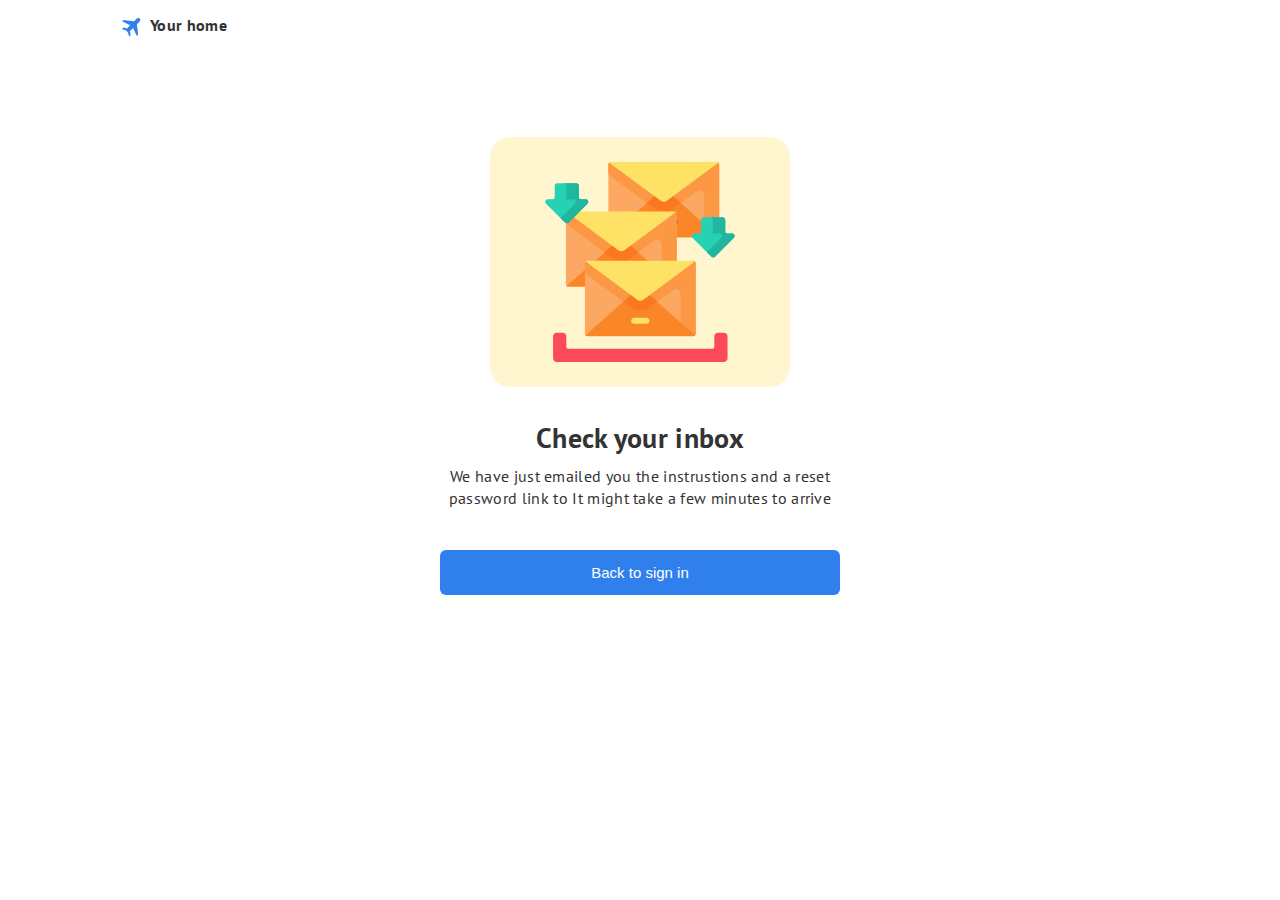
<file: check-inbox.html>
<!DOCTYPE html>
<html lang="en">
  <head>
    <link
      rel="stylesheet"
      href="https://cdnjs.cloudflare.com/ajax/libs/font-awesome/5.14.0/css/all.min.css"
    />
    <!-- extra fonts -->
    <link
      href="https://fonts.googleapis.com/css?family=Great+Vibes&display=swap"
      rel="stylesheet"
    />
    <link rel="preconnect" href="https://fonts.googleapis.com" />
    <link rel="preconnect" href="https://fonts.gstatic.com" crossorigin />
    <link
      href="https://fonts.googleapis.com/css2?family=PT+Sans&family=Work+Sans:wght@400;500&display=swap"
      rel="stylesheet"
    />
    <link rel="stylesheet" href="style.css" />
    <link rel="stylesheet" type="text/css" href="media-query.css" />
    <link rel="icon" href="imgs/home-tab.png" type="image/x-icon" />
    <meta charset="UTF-8" />
    <meta name="viewport" content="width=device-width, initial-scale=1.0" />
    <meta name="description" content="Check inbox for your password." />
    <title>Check inbox</title>
  </head>
  <body>
    <div class="main-container-home">
      <header class="header-nav">
        <aside class="sidebar">
          <div class="sidebar-container">
            <div>
              <button class="close-btn"><i class="fas fa-times"></i></button>
            </div>
            <ul class="links">
              <li class="home-sidebar">
                <a a href="index.html" class="home">Home</a>
              </li>
              <li class="discover-sidebar">
                <a href="" class="discover">Discover</a>
              </li>
              <li class="activties-sidebar">
                <a href="" class="activties">Activties</a>
              </li>
              <li class="about-sidebar">
                <a href="" class="about">About</a>
              </li>
              <li class="contact-sidebar">
                <a href="" class="contact">Contact</a>
              </li>
              <li class="register-sidebar">
                <a href="sign-up.html" class="register">Register</a>
              </li>
              <li class="sign-in-sidebar">
                <a href="sign-in.html" class="sign-in">Sign-in</a>
              </li>
            </ul>
          </div>
        </aside>
        <button class="sidebar-burger-menu">
          <i class="fas fa-bars"></i>
        </button>
        <div class="nav-logo">
          <a href="index.html">
            <svg
              class="website-logo"
              xmlns="http://www.w3.org/2000/svg"
              width="24"
              height="24"
              viewBox="0 0 24 24"
              fill="none"
            >
              <path
                d="M3.414 13.7779C2.5 13.9999 2 15.1919 2 15.1919C2 15.1919 5.398 15.6259 6.949 17.3129C8.5 18.9999 9.071 22.2629 9.071 22.2629C9.071 22.2629 10.47 22.6979 10.485 20.8489C10.5 18.9999 9.778 17.3129 9.778 17.3129L13.091 13.9999L16.701 21.7039C16.701 21.7039 18.08 22.2299 18.04 20.3649C18 18.4999 16.85 10.2419 16.85 10.2419L19.678 7.41294C19.869 7.22845 20.0214 7.00776 20.1262 6.76375C20.231 6.51974 20.2862 6.2573 20.2885 5.99174C20.2908 5.72619 20.2402 5.46283 20.1396 5.21703C20.0391 4.97124 19.8906 4.74794 19.7028 4.56015C19.515 4.37237 19.2917 4.22386 19.0459 4.1233C18.8001 4.02274 18.5368 3.97213 18.2712 3.97444C18.0056 3.97675 17.7432 4.03192 17.4992 4.13674C17.2552 4.24156 17.0345 4.39392 16.85 4.58494L13.947 7.48794C13.947 7.48794 6.148 6.09394 3.824 6.29694C1.5 6.49994 2.559 7.56294 2.559 7.56294L10.203 11.2329L6.95 14.4859C6.95 14.4859 4.328 13.5559 3.414 13.7779Z"
                fill="#2F80ED"
              />
            </svg>
          </a>
          <a href="index.html"><p class="inline">Your home</p></a>
        </div>
      </header>
    </div>
    <main class="main-container-check-inbox">
      <section class="check-inbox-section">
        <div class="inbox-photo-container">
          <svg
            class="inbox-photo"
            xmlns="http://www.w3.org/2000/svg"
            viewBox="0 0 200 200"
            fill="none"
          >
            <g clip-path="url(#clip0_4_1032)">
              <path
                d="M71.0395 -6.10351e-06L116.983 34.0684L70.3434 75.3684C69.8082 75.2437 69.3414 74.95 68.991 74.5555C68.6008 74.1008 68.3594 73.5133 68.3594 72.8652V2.56328C68.3594 1.80663 68.6895 1.12656 69.2125 0.65976C69.6672 0.249213 70.2668 -0.000396729 70.9227 -0.000396729H71.0395V-6.10351e-06Z"
                fill="#FCA863"
              />
              <path
                d="M179.209 2.56328V72.8652C179.209 73.5129 178.967 74.1008 178.577 74.5555C178.227 74.95 177.76 75.2437 177.225 75.3684L130.585 34.0684L176.528 0H176.645C177.305 0 177.901 0.249609 178.355 0.660156C178.878 1.12695 179.209 1.80703 179.209 2.56328Z"
                fill="#FCA863"
              />
              <path
                d="M71.0395 -6.10354e-06L116.983 34.0683L108.114 41.9234L68.3594 12.4426V2.56327C68.3594 1.80663 68.6895 1.12656 69.2125 0.65976C69.6672 0.249213 70.2668 -0.000396729 70.9227 -0.000396729H71.0395V-6.10354e-06Z"
                fill="#FC9744"
              />
              <path
                d="M179.209 2.56328V72.8652C179.209 73.5129 178.967 74.1008 178.577 74.5555C178.227 74.95 177.76 75.2437 177.225 75.3684L164.143 63.7828V33.2879C164.143 29.2879 159.588 26.9941 156.372 29.3766L139.454 41.9238L130.585 34.0688L176.529 0H176.645C177.306 0 177.901 0.249609 178.356 0.660156C178.879 1.12695 179.209 1.80703 179.209 2.56328Z"
                fill="#FC9744"
              />
              <path
                d="M178.575 74.5523C178.106 75.091 177.414 75.432 176.644 75.432H70.9242C70.1546 75.432 69.4625 75.091 68.9929 74.5523L123.784 26.0344L178.575 74.5523Z"
                fill="#FB8627"
              />
              <path
                d="M140.691 41.0058L132.781 46.8711C130.158 48.8113 127.046 49.8387 123.784 49.8387C120.522 49.8387 117.41 48.8113 114.787 46.8711L106.877 41.0058L123.784 26.034L140.691 41.0058Z"
                fill="#FB7722"
              />
              <path
                d="M178.355 0.657037L126.839 38.8567C125.025 40.2024 122.544 40.2024 120.729 38.8567L69.2133 0.657037C69.6672 0.249225 70.2672 0.000396729 70.9238 0.000396729H176.645C177.301 0.000396729 177.901 0.249225 178.355 0.657037Z"
                fill="#FEE265"
              />
              <path
                d="M117.697 60.0067H129.872"
                stroke="black"
                stroke-width="15"
                stroke-miterlimit="10"
                stroke-linecap="round"
                stroke-linejoin="round"
              />
              <path
                d="M28.6449 49.4004L74.5886 83.4688L27.9488 124.769C27.4136 124.644 26.9429 124.35 26.5968 123.956C26.2023 123.501 25.9652 122.914 25.9652 122.266V51.9637C25.9652 51.2031 26.2914 50.527 26.8183 50.0563C27.2691 49.65 27.8687 49.4004 28.5285 49.4004H28.6449Z"
                fill="#FCA863"
              />
              <path
                d="M136.81 51.9637V122.266C136.81 122.914 136.573 123.501 136.178 123.956C135.832 124.35 135.361 124.644 134.826 124.769L88.1863 83.4688L134.13 49.4004H134.247C134.907 49.4004 135.506 49.65 135.961 50.0563C136.484 50.5273 136.81 51.2031 136.81 51.9637Z"
                fill="#FCA863"
              />
              <path
                d="M28.6449 49.4004L74.5886 83.4688L65.7195 91.3238L25.9652 61.843V51.9637C25.9652 51.2031 26.2914 50.527 26.8183 50.0563C27.2691 49.65 27.8687 49.4004 28.5285 49.4004H28.6449Z"
                fill="#FC9744"
              />
              <path
                d="M136.81 51.9637V122.266C136.81 122.914 136.573 123.501 136.178 123.956C135.832 124.35 135.361 124.644 134.826 124.769L121.744 113.183V82.6883C121.744 78.6883 117.188 76.3945 113.977 78.777L97.0554 91.3242L88.1863 83.4691L134.13 49.4008H134.247C134.907 49.4008 135.506 49.6504 135.961 50.0566C136.484 50.5274 136.81 51.2031 136.81 51.9637Z"
                fill="#FC9744"
              />
              <path
                d="M136.179 123.952C135.71 124.491 135.018 124.832 134.248 124.832H28.5277C27.7582 124.832 27.066 124.491 26.5964 123.952L81.3878 75.4336L136.179 123.952Z"
                fill="#FB8627"
              />
              <path
                d="M98.2949 90.4055L90.3852 96.2707C87.7617 98.2109 84.6496 99.2383 81.3879 99.2383C78.1262 99.2383 75.0141 98.2109 72.3906 96.2707L64.4805 90.4055L81.3875 75.4336L98.2949 90.4055Z"
                fill="#FB7722"
              />
              <path
                d="M135.959 50.0566L84.4429 88.2563C82.6285 89.602 80.1472 89.602 78.3324 88.2563L26.8168 50.0566C27.2707 49.6488 27.8707 49.4 28.5273 49.4H134.248C134.905 49.4 135.505 49.6488 135.959 50.0566Z"
                fill="#FEE265"
              />
              <path
                d="M75.3008 109.406H87.475"
                stroke="black"
                stroke-width="15"
                stroke-miterlimit="10"
                stroke-linecap="round"
                stroke-linejoin="round"
              />
              <path
                d="M47.5668 98.8008L93.5066 132.865L46.8664 174.169C46.3312 174.04 45.8645 173.751 45.5145 173.356C45.1242 172.902 44.8828 172.314 44.8828 171.666V101.364C44.8828 100.604 45.2129 99.9273 45.7359 99.4566C46.1906 99.0504 46.7863 98.8008 47.4461 98.8008H47.5668Z"
                fill="#FCA863"
              />
              <path
                d="M155.732 101.364V171.666C155.732 172.314 155.49 172.901 155.1 173.356C154.75 173.75 154.283 174.04 153.748 174.169L107.108 132.865L153.047 98.8008H153.168C153.824 98.8008 154.423 99.0504 154.878 99.4566C155.402 99.9277 155.732 100.604 155.732 101.364Z"
                fill="#FCA863"
              />
              <path
                d="M47.5668 98.8008L93.5066 132.865L84.6375 140.72L44.8828 111.243V101.364C44.8828 100.604 45.2129 99.9273 45.7359 99.4566C46.1906 99.0504 46.7863 98.8008 47.4461 98.8008H47.5668Z"
                fill="#FC9744"
              />
              <path
                d="M155.732 101.364V171.666C155.732 172.314 155.49 172.901 155.1 173.356C154.75 173.75 154.283 174.04 153.748 174.169L140.666 162.583V132.088C140.666 128.088 136.11 125.795 132.895 128.177L115.977 140.72L107.108 132.865L153.048 98.8008H153.168C153.824 98.8008 154.424 99.0504 154.878 99.4566C155.402 99.9277 155.732 100.604 155.732 101.364Z"
                fill="#FC9744"
              />
              <path
                d="M155.098 173.352C154.629 173.89 153.937 174.231 153.167 174.231H47.4469C46.6773 174.231 45.9852 173.89 45.5156 173.352L100.307 124.833L155.098 173.352Z"
                fill="#FB8627"
              />
              <path
                d="M117.214 139.805L109.304 145.67C106.681 147.611 103.569 148.638 100.307 148.638C97.0454 148.638 93.9333 147.611 91.3098 145.67L83.3997 139.805L100.307 124.833L117.214 139.805Z"
                fill="#FB7722"
              />
              <path
                d="M154.878 99.4563L103.363 137.656C101.548 139.002 99.0668 139.002 97.252 137.656L45.7363 99.4563C46.1902 99.0484 46.7902 98.7996 47.4469 98.7996H153.167C153.824 98.7996 154.424 99.0484 154.878 99.4563Z"
                fill="#FEE265"
              />
              <path
                d="M106.394 161.824H94.2199C92.5527 161.824 91.2019 160.473 91.2019 158.806C91.2019 157.139 92.5531 155.788 94.2199 155.788H106.394C108.062 155.788 109.412 157.139 109.412 158.806C109.412 160.473 108.061 161.824 106.394 161.824Z"
                fill="#FEE265"
              />
              <path
                d="M174.316 174.336V184.759C174.316 185.871 173.416 186.771 172.304 186.771H28.3101C27.1988 186.771 26.298 185.871 26.298 184.759V174.336C26.298 172.289 24.6386 170.629 22.5917 170.629H16.7753C14.7285 170.629 13.0691 172.289 13.0691 174.336V196.294C13.0691 198.341 14.7285 200 16.7753 200H183.839C185.886 200 187.545 198.341 187.545 196.294V174.336C187.545 172.289 185.886 170.629 183.839 170.629H178.022C175.976 170.629 174.316 172.289 174.316 174.336Z"
                fill="#FB4A59"
              />
              <path
                d="M193.907 75.852L175.028 94.7312C174.009 95.7496 172.36 95.7496 171.341 94.7312L152.457 75.852C150.817 74.2113 151.981 71.402 154.305 71.402H159.076C160.188 71.402 161.089 70.5012 161.089 69.3898V57.9801C161.089 56.5402 162.256 55.3734 163.695 55.3734H182.669C184.111 55.3734 185.275 56.5426 185.275 57.9801V69.3898C185.275 70.5012 186.176 71.402 187.287 71.402H192.063C194.388 71.402 195.547 74.2113 193.907 75.852Z"
                fill="#27D1B3"
              />
              <path
                d="M193.909 75.8512L175.027 94.7324C174.009 95.7504 172.359 95.7504 171.341 94.7324L166.923 90.3141L181.382 75.8512C183.023 74.2133 181.864 71.4004 179.539 71.4004H172.75V57.9797C172.75 56.543 171.587 55.3719 170.146 55.3719H182.669C184.11 55.3719 185.277 56.543 185.277 57.9797V69.3883C185.277 70.4996 186.178 71.4004 187.289 71.4004H192.066C194.387 71.4004 195.546 74.2133 193.909 75.8512Z"
                fill="#20B69F"
              />
              <path
                d="M47.541 41.684L28.6617 60.5633C27.6433 61.5817 25.9937 61.5817 24.9753 60.5633L6.09135 41.684C4.45073 40.0434 5.61518 37.234 7.9394 37.234H12.7109C13.8222 37.234 14.723 36.3332 14.723 35.2219V23.8121C14.723 22.3723 15.8902 21.2055 17.3296 21.2055H36.3031C37.7457 21.2055 38.9097 22.3746 38.9097 23.8121V35.2219C38.9097 36.3332 39.8105 37.234 40.9218 37.234H45.6976C48.0218 37.234 49.1816 40.0434 47.541 41.684Z"
                fill="#27D1B3"
              />
              <path
                d="M47.5426 41.682L28.6613 60.5633C27.6433 61.5813 25.9929 61.5813 24.9754 60.5633L20.557 56.1449L35.0156 41.682C36.6574 40.0441 35.4984 37.2355 33.1726 37.2355H26.3836V23.8109C26.3836 22.3742 25.2207 21.2031 23.7801 21.2031H36.3031C37.7437 21.2031 38.9109 22.3742 38.9109 23.8109V35.2234C38.9109 36.3348 39.8117 37.2355 40.923 37.2355H45.6996C48.0215 37.2355 49.1804 40.0441 47.5426 41.682Z"
                fill="#20B69F"
              />
            </g>
            <defs>
              <clipPath id="clip0_4_1032">
                <rect width="200" height="200" fill="white" />
              </clipPath>
            </defs>
          </svg>
        </div>
        <h1 class="check-inbox-heading">Check your inbox</h1>
        <p class="we-sent-email">
          We have just emailed you the instrustions and a reset password link to
          <span class="email-storage"></span> It might take a few minutes to
          arrive
        </p>
        <script>
          document.querySelector(".email-storage").innerHTML =
            localStorage.getItem("passData");
        </script>
        <a href="sign-in.html"
          ><button class="back-to-sign-inbox-button">Back to sign in</button></a
        >
      </section>
    </main>
  </body>
</html>
</file>
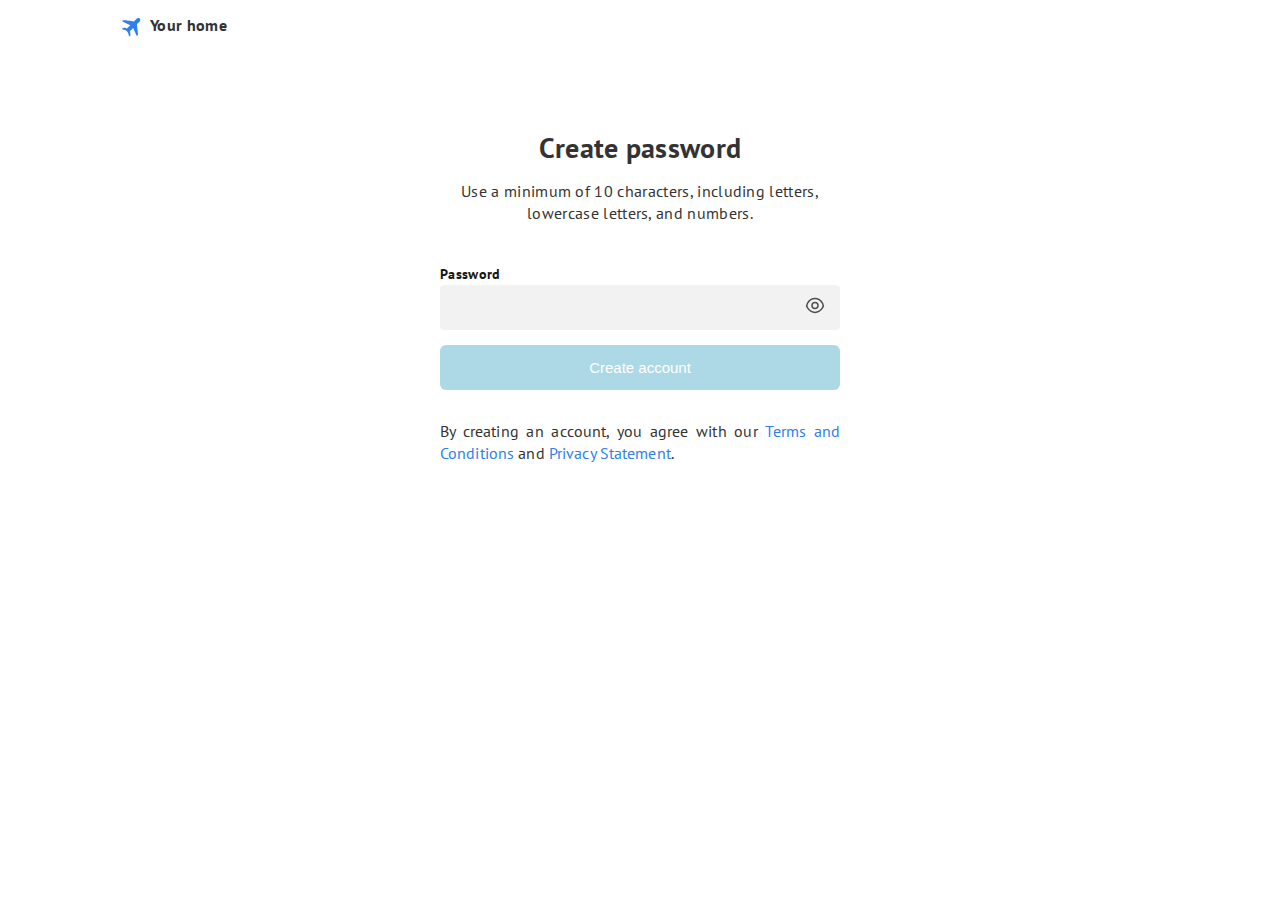
<file: create-pw.html>
<!DOCTYPE html>
<html lang="en">
  <head>
    <link
      rel="stylesheet"
      href="https://cdnjs.cloudflare.com/ajax/libs/font-awesome/5.14.0/css/all.min.css"
    />
    <!-- extra fonts -->
    <link
      href="https://fonts.googleapis.com/css?family=Great+Vibes&display=swap"
      rel="stylesheet"
    />
    <link rel="preconnect" href="https://fonts.googleapis.com" />
    <link rel="preconnect" href="https://fonts.gstatic.com" crossorigin />
    <link
      href="https://fonts.googleapis.com/css2?family=PT+Sans&family=Work+Sans:wght@400;500&display=swap"
      rel="stylesheet"
    />
    <link rel="stylesheet" href="style.css" />
    <link rel="stylesheet" type="text/css" href="media-query.css" />
    <link rel="icon" href="imgs/home-tab.png" type="image/x-icon" />
    <meta charset="UTF-8" />
    <meta name="viewport" content="width=device-width, initial-scale=1.0" />
    <meta
      name="description"
      content="Sign up for to find a home that suits you!"
    />
    <title>Sign up</title>
  </head>
  <body>
    <div class="main-container-home">
      <header class="header-nav">
        <aside class="sidebar">
          <div class="sidebar-container">
            <div>
              <button class="close-btn"><i class="fas fa-times"></i></button>
            </div>
            <ul class="links">
              <li class="home-sidebar">
                <a a href="index.html" class="home">Home</a>
              </li>
              <li class="discover-sidebar">
                <a href="" class="discover">Discover</a>
              </li>
              <li class="activties-sidebar">
                <a href="" class="activties">Activties</a>
              </li>
              <li class="about-sidebar">
                <a href="" class="about">About</a>
              </li>
              <li class="contact-sidebar">
                <a href="" class="contact">Contact</a>
              </li>
              <li class="register-sidebar">
                <a href="sign-up.html" class="register">Register</a>
              </li>
              <li class="sign-in-sidebar">
                <a href="sign-in.html" class="sign-in">Sign-in</a>
              </li>
            </ul>
          </div>
        </aside>
        <button class="sidebar-burger-menu">
          <i class="fas fa-bars"></i>
        </button>
        <div class="nav-logo">
          <a href="index.html">
            <svg
              class="website-logo"
              xmlns="http://www.w3.org/2000/svg"
              width="24"
              height="24"
              viewBox="0 0 24 24"
              fill="none"
            >
              <path
                d="M3.414 13.7779C2.5 13.9999 2 15.1919 2 15.1919C2 15.1919 5.398 15.6259 6.949 17.3129C8.5 18.9999 9.071 22.2629 9.071 22.2629C9.071 22.2629 10.47 22.6979 10.485 20.8489C10.5 18.9999 9.778 17.3129 9.778 17.3129L13.091 13.9999L16.701 21.7039C16.701 21.7039 18.08 22.2299 18.04 20.3649C18 18.4999 16.85 10.2419 16.85 10.2419L19.678 7.41294C19.869 7.22845 20.0214 7.00776 20.1262 6.76375C20.231 6.51974 20.2862 6.2573 20.2885 5.99174C20.2908 5.72619 20.2402 5.46283 20.1396 5.21703C20.0391 4.97124 19.8906 4.74794 19.7028 4.56015C19.515 4.37237 19.2917 4.22386 19.0459 4.1233C18.8001 4.02274 18.5368 3.97213 18.2712 3.97444C18.0056 3.97675 17.7432 4.03192 17.4992 4.13674C17.2552 4.24156 17.0345 4.39392 16.85 4.58494L13.947 7.48794C13.947 7.48794 6.148 6.09394 3.824 6.29694C1.5 6.49994 2.559 7.56294 2.559 7.56294L10.203 11.2329L6.95 14.4859C6.95 14.4859 4.328 13.5559 3.414 13.7779Z"
                fill="#2F80ED"
              />
            </svg>
          </a>
          <a href="index.html"><p class="inline">Your home</p></a>
        </div>
      </header>
    </div>

    <main class="main-container-create-pw">
      <section class="create-password-section">
        <h1>Create password</h1>
        <p class="safe-password-rules">
          Use a minimum of 10 characters, including letters, lowercase letters,
          and numbers.
        </p>

        <form class="form-sign-up">
          <label class="label-create-password-box">Password</label>
          <svg
            class="eye-password-create"
            xmlns="http://www.w3.org/2000/svg"
            width="20"
            height="21"
            viewBox="0 0 20 21"
            fill="none"
          >
            <path
              d="M12.9833 10.5C12.9833 12.15 11.6499 13.4833 9.99993 13.4833C8.34993 13.4833 7.0166 12.15 7.0166 10.5C7.0166 8.85 8.34993 7.51666 9.99993 7.51666C11.6499 7.51666 12.9833 8.85 12.9833 10.5Z"
              stroke="#4F4F4F"
              stroke-width="1.5"
              stroke-linecap="round"
              stroke-linejoin="round"
            />
            <path
              d="M9.99987 17.3916C12.9415 17.3916 15.6832 15.6583 17.5915 12.6583C18.3415 11.4833 18.3415 9.50831 17.5915 8.33331C15.6832 5.33331 12.9415 3.59998 9.99987 3.59998C7.0582 3.59998 4.31654 5.33331 2.4082 8.33331C1.6582 9.50831 1.6582 11.4833 2.4082 12.6583C4.31654 15.6583 7.0582 17.3916 9.99987 17.3916Z"
              stroke="#4F4F4F"
              stroke-width="1.5"
              stroke-linecap="round"
              stroke-linejoin="round"
            />
          </svg>
          <input
            class="text-box-create"
            type="password"
            placeholder=""
            required
          />
          <div class="password-line-create hide-password-line"></div>
          <div class="warning-login">
            <svg
              xmlns="http://www.w3.org/2000/svg"
              version="1.1"
              xmlns:xlink="http://www.w3.org/1999/xlink"
              width="20"
              height="20"
              x="0"
              y="0"
              viewBox="0 0 512 512"
              style="enable-background: new 0 0 512 512"
              xml:space="preserve"
              class=""
            >
              <g>
                <path
                  d="M256 0C114.497 0 0 114.507 0 256c0 141.503 114.507 256 256 256 141.503 0 256-114.507 256-256C512 114.497 397.493 0 256 0zm0 472c-119.393 0-216-96.615-216-216 0-119.393 96.615-216 216-216 119.393 0 216 96.615 216 216 0 119.393-96.615 216-216 216z"
                  fill="#FFF"
                  opacity="1"
                  data-original="#000000"
                  class=""
                ></path>
                <path
                  d="M256 128.877c-11.046 0-20 8.954-20 20V277.67c0 11.046 8.954 20 20 20s20-8.954 20-20V148.877c0-11.046-8.954-20-20-20z"
                  fill="#fff"
                  opacity="1"
                  data-original="#000000"
                  class=""
                ></path>
                <circle
                  cx="256"
                  cy="349.16"
                  r="27"
                  fill="#fff"
                  opacity="1"
                  data-original="#000000"
                  class=""
                ></circle>
              </g>
            </svg>
            <p>Please re-enter your password</p>
          </div>
        </form>
        <a href="index.html" class="btn-sign-up"
          ><button class="sign-up-button">Create account</button></a
        >
        <p class="conditions-text">
          By creating an account, you agree with our<span
            class="terms-privacy-links"
            ><a class="terms-privacy-links" href="">
              Terms and Conditions</a
            ></span
          >
          and
          <span class="terms-privacy-links"
            ><a class="terms-privacy-links" href="">Privacy Statement</a></span
          >.
        </p>
      </section>
    </main>
    <script src="commonFeatures.js"></script>
    <script src="createAcc.js"></script>
  </body>
</html>
</file>
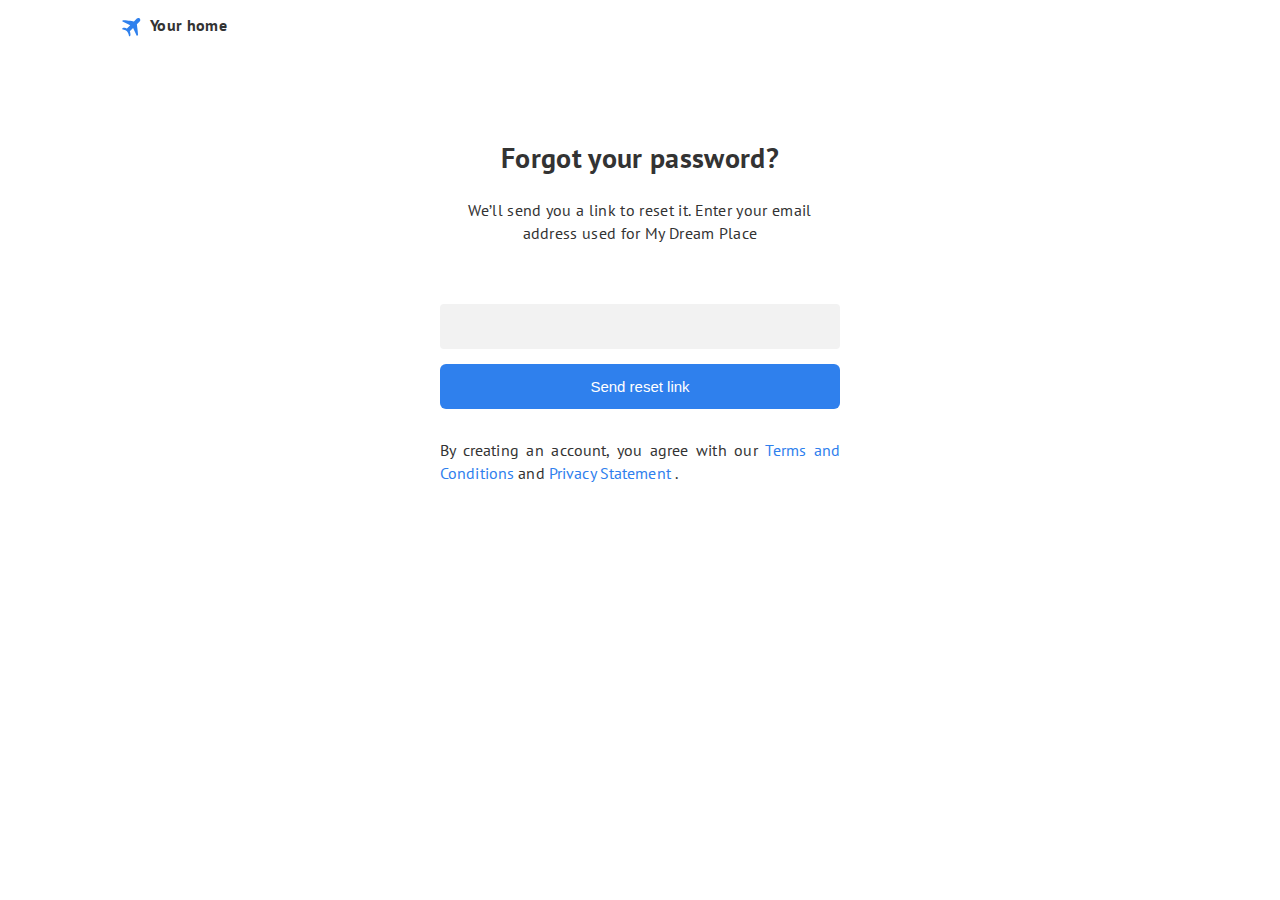
<file: forgot-pw.html>
<!DOCTYPE html>
<html lang="en">
  <head>
    <link
      rel="stylesheet"
      href="https://cdnjs.cloudflare.com/ajax/libs/font-awesome/5.14.0/css/all.min.css"
    />
    <!-- extra fonts -->
    <link
      href="https://fonts.googleapis.com/css?family=Great+Vibes&display=swap"
      rel="stylesheet"
    />
    <link rel="preconnect" href="https://fonts.googleapis.com" />
    <link rel="preconnect" href="https://fonts.gstatic.com" crossorigin />
    <link
      href="https://fonts.googleapis.com/css2?family=PT+Sans&family=Work+Sans:wght@400;500&display=swap"
      rel="stylesheet"
    />
    <link rel="stylesheet" href="style.css" />
    <link rel="stylesheet" type="text/css" href="media-query.css" />
    <link rel="icon" href="imgs/home-tab.png" type="image/x-icon" />
    <meta charset="UTF-8" />
    <meta name="viewport" content="width=device-width, initial-scale=1.0" />
    <meta
      name="description"
      content="Log in for to find a home that suits you!"
    />
    <title>Forgot password</title>
    <script>
      function passForgotEmail() {
        let emailForgot = document.querySelector(".text-box-forgot").value;
        localStorage.setItem("passData", emailForgot);
        return false;
      }
    </script>
  </head>
  <body>
    <div class="main-container-home">
      <header class="header-nav">
        <aside class="sidebar">
          <div class="sidebar-container">
            <div>
              <button class="close-btn"><i class="fas fa-times"></i></button>
            </div>
            <ul class="links">
              <li class="home-sidebar">
                <a a href="index.html" class="home">Home</a>
              </li>
              <li class="discover-sidebar">
                <a href="" class="discover">Discover</a>
              </li>
              <li class="activties-sidebar">
                <a href="" class="activties">Activties</a>
              </li>
              <li class="about-sidebar">
                <a href="" class="about">About</a>
              </li>
              <li class="contact-sidebar">
                <a href="" class="contact">Contact</a>
              </li>
              <li class="register-sidebar">
                <a href="sign-up.html" class="register">Register</a>
              </li>
              <li class="sign-in-sidebar">
                <a href="sign-in.html" class="sign-in">Sign-in</a>
              </li>
            </ul>
          </div>
        </aside>
        <button class="sidebar-burger-menu">
          <i class="fas fa-bars"></i>
        </button>
        <div class="nav-logo">
          <a href="index.html">
            <svg
              class="website-logo"
              xmlns="http://www.w3.org/2000/svg"
              width="24"
              height="24"
              viewBox="0 0 24 24"
              fill="none"
            >
              <path
                d="M3.414 13.7779C2.5 13.9999 2 15.1919 2 15.1919C2 15.1919 5.398 15.6259 6.949 17.3129C8.5 18.9999 9.071 22.2629 9.071 22.2629C9.071 22.2629 10.47 22.6979 10.485 20.8489C10.5 18.9999 9.778 17.3129 9.778 17.3129L13.091 13.9999L16.701 21.7039C16.701 21.7039 18.08 22.2299 18.04 20.3649C18 18.4999 16.85 10.2419 16.85 10.2419L19.678 7.41294C19.869 7.22845 20.0214 7.00776 20.1262 6.76375C20.231 6.51974 20.2862 6.2573 20.2885 5.99174C20.2908 5.72619 20.2402 5.46283 20.1396 5.21703C20.0391 4.97124 19.8906 4.74794 19.7028 4.56015C19.515 4.37237 19.2917 4.22386 19.0459 4.1233C18.8001 4.02274 18.5368 3.97213 18.2712 3.97444C18.0056 3.97675 17.7432 4.03192 17.4992 4.13674C17.2552 4.24156 17.0345 4.39392 16.85 4.58494L13.947 7.48794C13.947 7.48794 6.148 6.09394 3.824 6.29694C1.5 6.49994 2.559 7.56294 2.559 7.56294L10.203 11.2329L6.95 14.4859C6.95 14.4859 4.328 13.5559 3.414 13.7779Z"
                fill="#2F80ED"
              />
            </svg>
          </a>
          <a href="index.html"><p class="inline">Your home</p></a>
        </div>
      </header>
    </div>
    <main class="main-container-sign-in">
      <section class="Forgot-pw-section">
        <h1>Forgot your password?</h1>
        <p class="link-for-forgot-pw">
          We’ll send you a link to reset it. Enter your email address used for
          My Dream Place
        </p>
        <form action="check-inbox.html">
          <label class="email-text-box">
            <input class="text-box-forgot" type="text" placeholder="" />
          </label>
          <input
            class="forgot-pw-button"
            type="submit"
            value="Send reset link"
            onclick="passForgotEmail();"
          />
        </form>
        <p class="conditions-text">
          By creating an account, you agree with our<span
            class="terms-privacy-links"
            ><a class="terms-privacy-links" href="">
              Terms and Conditions</a
            ></span
          >
          and
          <span class="terms-privacy-links"
            ><a class="terms-privacy-links" href="">Privacy Statement</a> </span
          >.
        </p>
      </section>
    </main>

    <script src="commonFeatures.js"></script>
  </body>
</html>
</file>
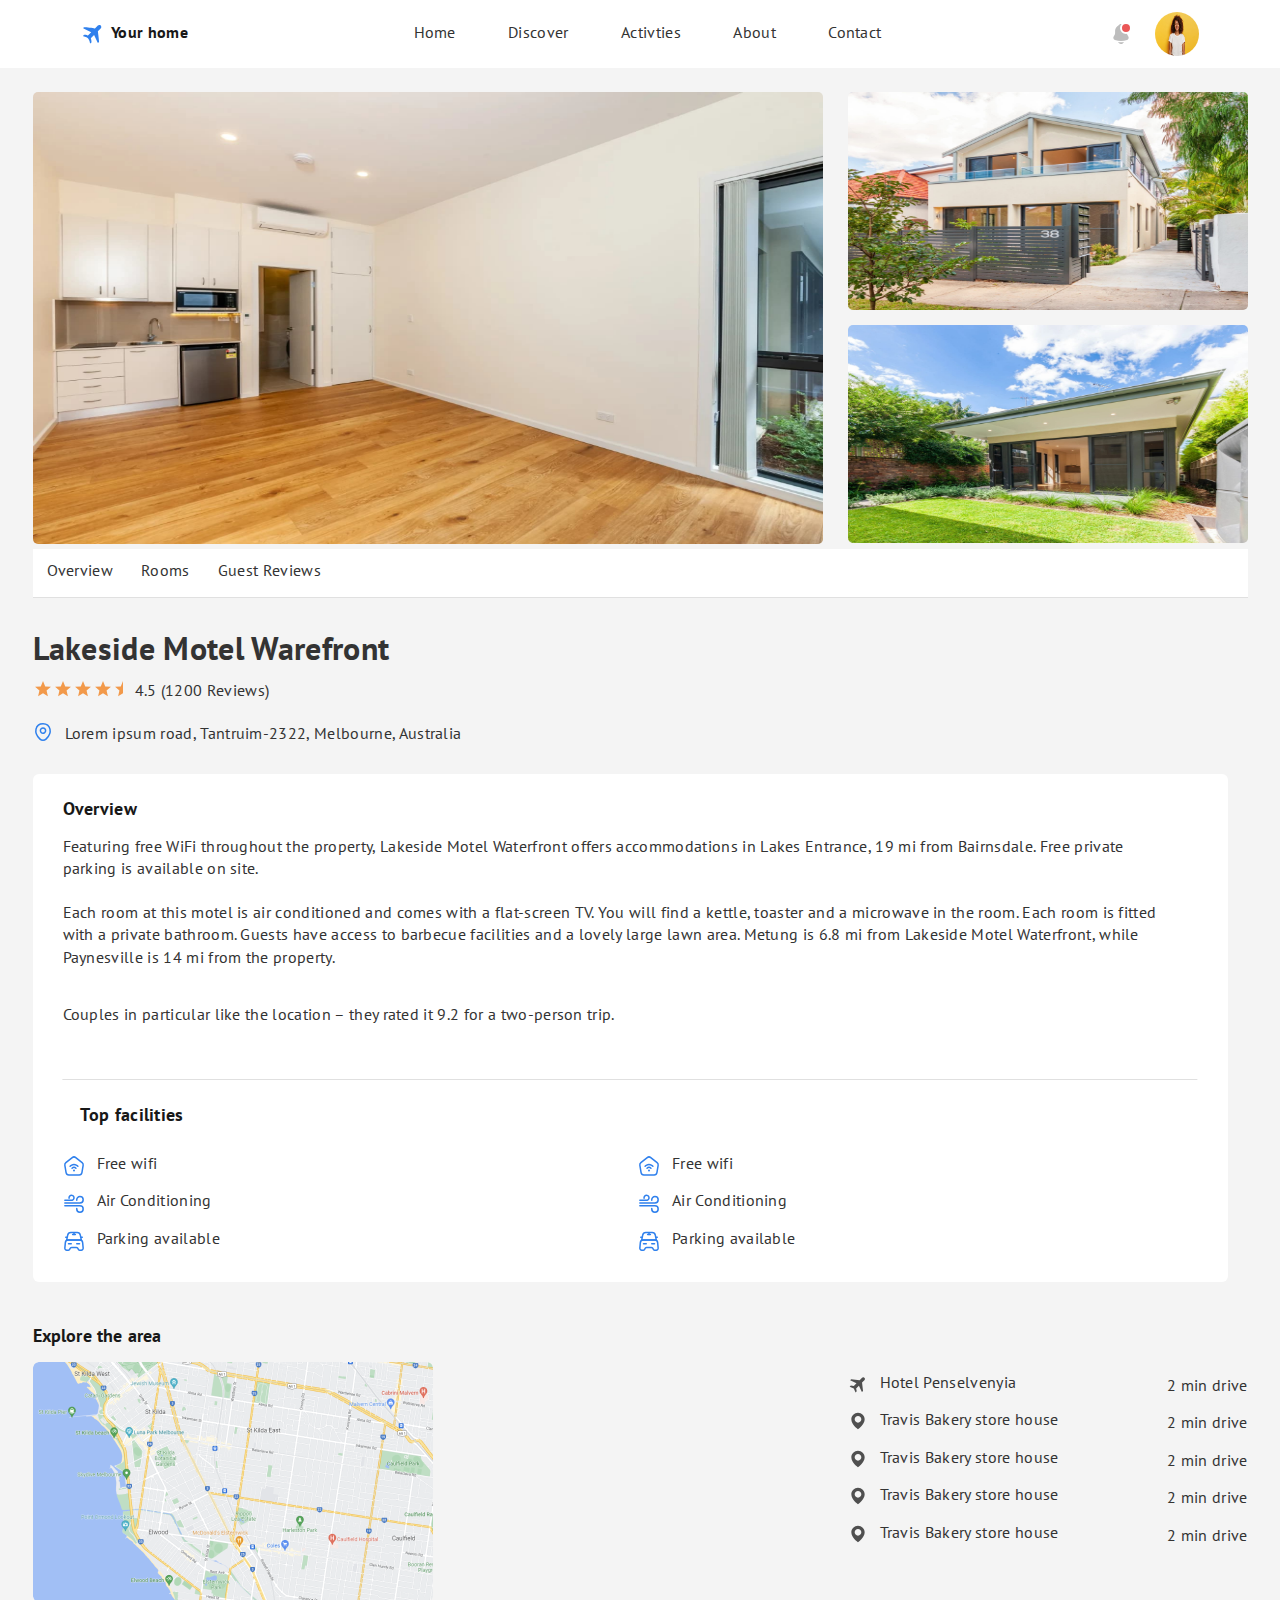
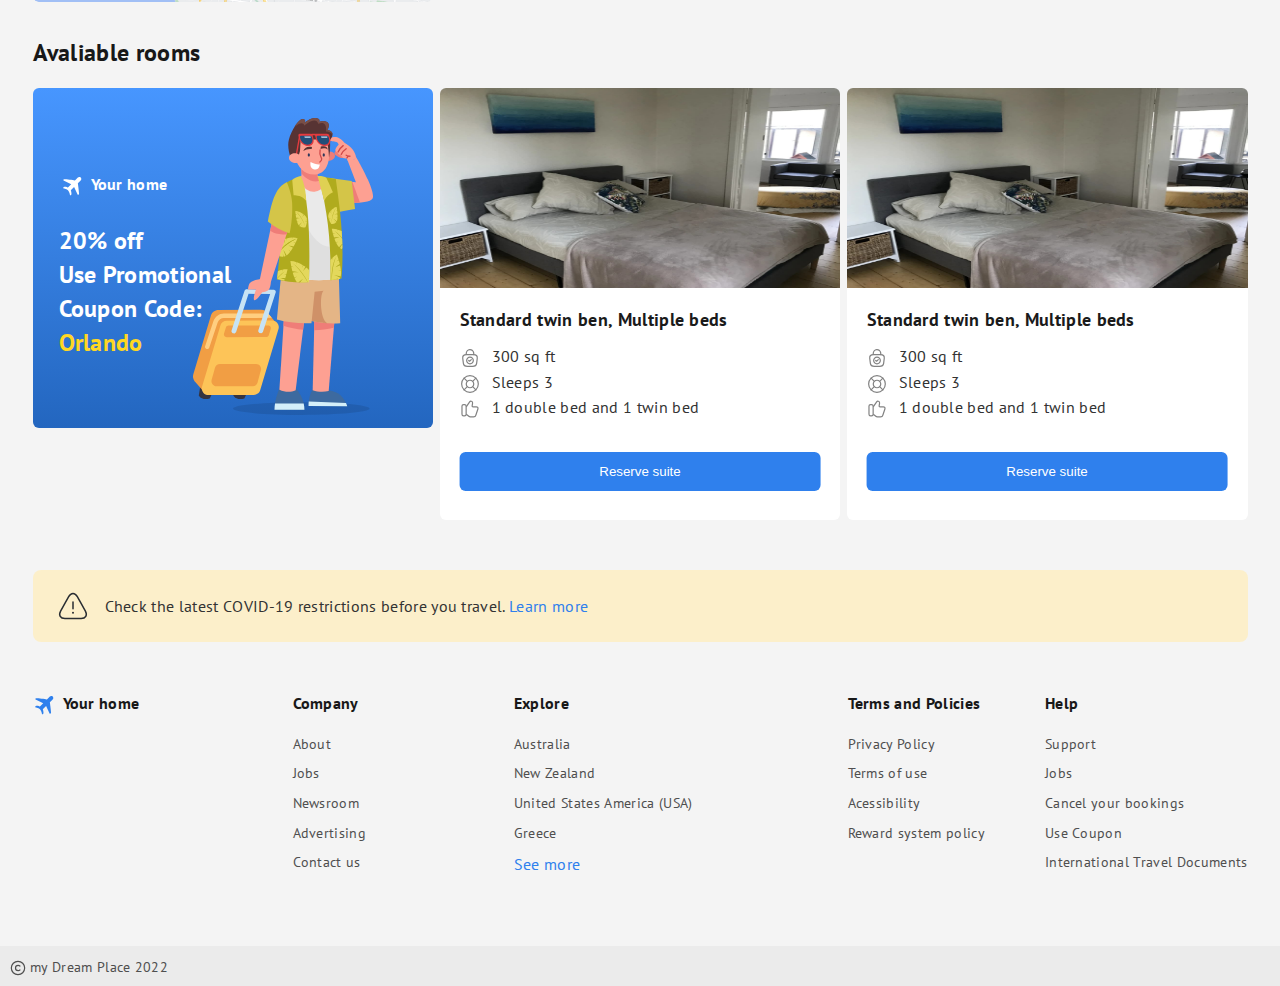
<file: place-details.html>
<!DOCTYPE html>
<html lang="en">
  <head>
    <!-- font-awesome -->
    <link
      rel="stylesheet"
      href="https://cdnjs.cloudflare.com/ajax/libs/font-awesome/5.14.0/css/all.min.css"
    />
    <!-- extra fonts -->
    <link
      rel="stylesheet"
      href="https://cdnjs.cloudflare.com/ajax/libs/font-awesome/6.0.0-beta3/css/all.min.css"
      integrity="..."
    />

    <link
      href="https://fonts.googleapis.com/css?family=Great+Vibes&display=swap"
      rel="stylesheet"
    />
    <link rel="preconnect" href="https://fonts.googleapis.com" />
    <link rel="preconnect" href="https://fonts.gstatic.com" crossorigin />
    <link
      href="https://fonts.googleapis.com/css2?family=PT+Sans&family=Work+Sans:wght@400;500&display=swap"
      rel="stylesheet"
    />
    <link rel="stylesheet" href="style.css" />
    <link rel="stylesheet" type="text/css" href="media-query.css" />
    <link rel="icon" href="imgs/home-tab.png" type="image/x-icon" />
    <meta charset="UTF-8" />
    <meta name="viewport" content="width=device-width, initial-scale=1.0" />
    <meta name="description" content="see your choosen place details" />
    <title>Place details</title>
  </head>
  <body class="body-for-place-detailes-page">
    <header class="header-loged-in-nav">
      <nav class="header-place-details-content">
        <aside class="sidebar">
          <div class="sidebar-container">
            <div>
              <button class="close-btn"><i class="fas fa-times"></i></button>
            </div>
            <ul class="links">
              <li class="home-sidebar">
                <a a href="index.html" class="home">Home</a>
              </li>
              <li class="discover-sidebar">
                <a href="" class="discover">Discover</a>
              </li>
              <li class="activties-sidebar">
                <a href="" class="activties">Activties</a>
              </li>
              <li class="about-sidebar">
                <a href="" class="about">About</a>
              </li>
              <li class="contact-sidebar">
                <a href="" class="contact">Contact</a>
              </li>
              <li class="register-sidebar">
                <a href="sign-up.html" class="register">Register</a>
              </li>
              <li class="sign-in-sidebar">
                <a href="sign-in.html" class="sign-in">Sign-in</a>
              </li>
            </ul>
          </div>
        </aside>
        <button class="sidebar-burger-menu">
          <i class="fas fa-bars"></i>
        </button>
        <div class="nav-logo">
          <svg
            xmlns="http://www.w3.org/2000/svg"
            width="24"
            height="24"
            viewBox="0 0 24 24"
            fill="none"
          >
            <path
              d="M3.414 13.7779C2.5 13.9999 2 15.1919 2 15.1919C2 15.1919 5.398 15.6259 6.949 17.3129C8.5 18.9999 9.071 22.2629 9.071 22.2629C9.071 22.2629 10.47 22.6979 10.485 20.8489C10.5 18.9999 9.778 17.3129 9.778 17.3129L13.091 13.9999L16.701 21.7039C16.701 21.7039 18.08 22.2299 18.04 20.3649C18 18.4999 16.85 10.2419 16.85 10.2419L19.678 7.41294C19.869 7.22845 20.0214 7.00776 20.1262 6.76375C20.231 6.51974 20.2862 6.2573 20.2885 5.99174C20.2908 5.72619 20.2402 5.46283 20.1396 5.21703C20.0391 4.97124 19.8906 4.74794 19.7028 4.56015C19.515 4.37237 19.2917 4.22386 19.0459 4.1233C18.8001 4.02274 18.5368 3.97213 18.2712 3.97444C18.0056 3.97675 17.7432 4.03192 17.4992 4.13674C17.2552 4.24156 17.0345 4.39392 16.85 4.58494L13.947 7.48794C13.947 7.48794 6.148 6.09394 3.824 6.29694C1.5 6.49994 2.559 7.56294 2.559 7.56294L10.203 11.2329L6.95 14.4859C6.95 14.4859 4.328 13.5559 3.414 13.7779Z"
              fill="#2f80ed"
            />
          </svg>
          <h4 class="logo-title">Your home</h4>
        </div>
        <div class="nav-links">
          <ul class="nav-links-loged-in">
            <li><a href="index.html">Home</a></li>
            <li class="nav-link"><a href="">Discover</a></li>
            <li class="nav-link"><a href="">Activties</a></li>
            <li class="nav-link"><a href="">About</a></li>
            <li class="nav-link"><a href="">Contact</a></li>
          </ul>
        </div>
        <div class="notifications-profile-photo">
          <svg
            class="notifications-icon"
            xmlns="http://www.w3.org/2000/svg"
            width="24"
            height="24"
            viewBox="0 0 24 24"
            fill="none"
          >
            <path
              d="M19.3399 14.49L18.3399 12.83C18.1299 12.46 17.9399 11.76 17.9399 11.35V8.82004C17.9387 7.70407 17.6216 6.61125 17.0252 5.66801C16.4288 4.72477 15.5776 3.96966 14.5699 3.49004C14.3128 3.03338 13.9376 2.65418 13.4838 2.39207C13.0299 2.12997 12.514 1.99457 11.9899 2.00004C10.8999 2.00004 9.91994 2.59004 9.39994 3.52004C7.44994 4.49004 6.09994 6.50004 6.09994 8.82004V11.35C6.09994 11.76 5.90994 12.46 5.69994 12.82L4.68994 14.49C4.28994 15.16 4.19994 15.9 4.44994 16.58C4.68994 17.25 5.25994 17.77 5.99994 18.02C7.93994 18.68 9.97994 19 12.0199 19C14.0599 19 16.0999 18.68 18.0399 18.03C18.7399 17.8 19.2799 17.27 19.5399 16.58C19.7999 15.89 19.7299 15.13 19.3399 14.49Z"
              fill="#BDBDBD"
            />
            <path
              d="M14.8302 20.01C14.6199 20.5922 14.2355 21.0954 13.7291 21.4515C13.2228 21.8075 12.6191 21.999 12.0002 22C11.2102 22 10.4302 21.68 9.88018 21.11C9.56018 20.81 9.32018 20.41 9.18018 20C9.31018 20.02 9.44018 20.03 9.58018 20.05C9.81018 20.08 10.0502 20.11 10.2902 20.13C10.8602 20.18 11.4402 20.21 12.0202 20.21C12.5902 20.21 13.1602 20.18 13.7202 20.13C13.9302 20.11 14.1402 20.1 14.3402 20.07L14.8302 20.01Z"
              fill="#BDBDBD"
            />
            <circle
              cx="17"
              cy="6"
              r="5"
              fill="#EB5757"
              stroke="white"
              stroke-width="2"
            />
          </svg>
          <img
            class="user-profile-photo-nav"
            src="imgs/user-profile-photo.png"
            alt=""
          />
        </div>
      </nav>
    </header>
    <main class="main-container-place-details">
      <div class="place-photos">
        <img class="big-photo-place" src="imgs/big-photo-place.jpg" alt="" />
        <button class="left-arrow-place">
          <i class="fas fa-chevron-left"></i>
        </button>

        <button class="right-arrow-place">
          <i class="fas fa-chevron-right"></i>
        </button>
        <div class="small-photos">
          <img
            class="small-photo-place"
            src="imgs/small-photo-place.jpg"
            alt=""
          />
          <img
            class="small-photo-place1"
            src="imgs/small-photo-place2.jpg"
            alt=""
          />
        </div>
      </div>
      <div class="filter-place">
        <div class="filter-button">Overview</div>
        <div class="filter-button">Rooms</div>
        <div class="filter-button">Guest Reviews</div>
      </div>
      <section class="place-ditales-map">
        <div class="place-title-overview">
          <h1 class="place-title-heading">Lakeside Motel Warefront</h1>
          <div class="five-stars-place-page">
            <svg
              xmlns="http://www.w3.org/2000/svg"
              width="20"
              height="20"
              viewBox="0 0 20 20"
              fill="none"
            >
              <g clip-path="url(#clip0_4_1836)">
                <path
                  d="M10.0002 14.1666L5.10186 17.1583L6.43353 11.5749L2.0752 7.84159L7.79603 7.38325L10.0002 2.08325L12.2044 7.38325L17.926 7.84159L13.5669 11.5749L14.8985 17.1583L10.0002 14.1666Z"
                  fill="#F2994A"
                />
              </g>
              <defs>
                <clipPath id="clip0_4_1836">
                  <rect width="20" height="20" fill="white" />
                </clipPath>
              </defs>
            </svg>
            <svg
              xmlns="http://www.w3.org/2000/svg"
              width="20"
              height="20"
              viewBox="0 0 20 20"
              fill="none"
            >
              <g clip-path="url(#clip0_4_1836)">
                <path
                  d="M10.0002 14.1666L5.10186 17.1583L6.43353 11.5749L2.0752 7.84159L7.79603 7.38325L10.0002 2.08325L12.2044 7.38325L17.926 7.84159L13.5669 11.5749L14.8985 17.1583L10.0002 14.1666Z"
                  fill="#F2994A"
                />
              </g>
              <defs>
                <clipPath id="clip0_4_1836">
                  <rect width="20" height="20" fill="white" />
                </clipPath>
              </defs>
            </svg>
            <svg
              xmlns="http://www.w3.org/2000/svg"
              width="20"
              height="20"
              viewBox="0 0 20 20"
              fill="none"
            >
              <g clip-path="url(#clip0_4_1836)">
                <path
                  d="M10.0002 14.1666L5.10186 17.1583L6.43353 11.5749L2.0752 7.84159L7.79603 7.38325L10.0002 2.08325L12.2044 7.38325L17.926 7.84159L13.5669 11.5749L14.8985 17.1583L10.0002 14.1666Z"
                  fill="#F2994A"
                />
              </g>
              <defs>
                <clipPath id="clip0_4_1836">
                  <rect width="20" height="20" fill="white" />
                </clipPath>
              </defs>
            </svg>
            <svg
              xmlns="http://www.w3.org/2000/svg"
              width="20"
              height="20"
              viewBox="0 0 20 20"
              fill="none"
            >
              <g clip-path="url(#clip0_4_1836)">
                <path
                  d="M10.0002 14.1666L5.10186 17.1583L6.43353 11.5749L2.0752 7.84159L7.79603 7.38325L10.0002 2.08325L12.2044 7.38325L17.926 7.84159L13.5669 11.5749L14.8985 17.1583L10.0002 14.1666Z"
                  fill="#F2994A"
                />
              </g>
              <defs>
                <clipPath id="clip0_4_1836">
                  <rect width="20" height="20" fill="white" />
                </clipPath>
              </defs>
            </svg>
            <svg
              xmlns="http://www.w3.org/2000/svg"
              width="10"
              height="20"
              viewBox="0 0 10 20"
              fill="none"
            >
              <g clip-path="url(#clip0_4_1848)">
                <path
                  d="M10.0002 14.1666L5.10186 17.1583L6.43353 11.5749L2.0752 7.84159L7.79603 7.38325L10.0002 2.08325L12.2044 7.38325L17.926 7.84159L13.5669 11.5749L14.8985 17.1583L10.0002 14.1666Z"
                  fill="#F2994A"
                />
              </g>
              <defs>
                <clipPath id="clip0_4_1848">
                  <rect width="10" height="20" fill="white" />
                </clipPath>
              </defs>
            </svg>
            <p>4.5 (1200 Reviews)</p>
          </div>
          <div class="location-place">
            <svg
              xmlns="http://www.w3.org/2000/svg"
              width="20"
              height="20"
              viewBox="0 0 20 20"
              fill="none"
            >
              <path
                d="M9.9999 11.1917C10.3413 11.1917 10.6794 11.1244 10.9949 10.9938C11.3103 10.8631 11.5969 10.6716 11.8384 10.4302C12.0798 10.1887 12.2713 9.90212 12.402 9.58668C12.5327 9.27123 12.5999 8.93314 12.5999 8.5917C12.5999 8.25026 12.5327 7.91217 12.402 7.59672C12.2713 7.28128 12.0798 6.99465 11.8384 6.75322C11.5969 6.51179 11.3103 6.32027 10.9949 6.18961C10.6794 6.05895 10.3413 5.9917 9.9999 5.9917C9.31034 5.9917 8.64902 6.26563 8.16142 6.75322C7.67383 7.24082 7.3999 7.90214 7.3999 8.5917C7.3999 9.28126 7.67383 9.94258 8.16142 10.4302C8.64902 10.9178 9.31034 11.1917 9.9999 11.1917V11.1917Z"
                stroke="#2F80ED"
                stroke-width="1.5"
              />
              <path
                d="M3.01675 7.07484C4.65842 -0.141828 15.3501 -0.133494 16.9834 7.08317C17.9417 11.3165 15.3084 14.8998 13.0001 17.1165C12.1935 17.8945 11.1165 18.3292 9.99592 18.3292C8.87529 18.3292 7.79835 17.8945 6.99175 17.1165C4.69175 14.8998 2.05842 11.3082 3.01675 7.07484V7.07484Z"
                stroke="#2F80ED"
                stroke-width="1.5"
              />
            </svg>
            <p>Lorem ipsum road, Tantruim-2322, Melbourne, Australia</p>
          </div>

          <!-- start of place overview box -->
          <div>
            <div class="overview-place">
              <h3 class="over-view-heading">Overview</h3>
              <p class="place-overviews-desc">
                Featuring free WiFi throughout the property, Lakeside Motel
                Waterfront offers accommodations in Lakes Entrance, 19 mi from
                Bairnsdale. Free private parking is available on site.
              </p>

              <p class="place-overviews-desc2">
                Each room at this motel is air conditioned and comes with a
                flat-screen TV. You will find a kettle, toaster and a microwave
                in the room. Each room is fitted with a private bathroom. Guests
                have access to barbecue facilities and a lovely large lawn area.
                Metung is 6.8 mi from Lakeside Motel Waterfront, while
                Paynesville is 14 mi from the property.
              </p>
              <p class="place-overviews-desc3">
                Couples in particular like the location – they rated it 9.2 for
                a two-person trip.
              </p>

              <div class="line-overview"></div>
              <h3 class="top-facilites-heading">Top facilities</h3>

              <div class="facilites-blocks">
                <div class="facilites-block">
                  <div class="flex-facilites">
                    <svg
                      class="facilites-icon"
                      xmlns="http://www.w3.org/2000/svg"
                      width="22"
                      height="22"
                      viewBox="0 0 22 22"
                      fill="none"
                    >
                      <path
                        d="M9.23051 2.58519L2.87801 7.67269C2.16301 8.24102 1.70467 9.44185 1.86051 10.3402L3.07967 17.6369C3.29967 18.9385 4.54634 19.9927 5.86634 19.9927H16.133C17.4438 19.9927 18.6997 18.9294 18.9197 17.6369L20.1388 10.3402C20.2855 9.44185 19.8272 8.24102 19.1213 7.67269L12.7688 2.59435C11.788 1.80602 10.2022 1.80602 9.23051 2.58519V2.58519Z"
                        stroke="#2F80ED"
                        stroke-width="1.5"
                        stroke-linecap="round"
                        stroke-linejoin="round"
                      />
                      <path
                        d="M9.05664 13.182C10.2208 12.0728 11.7791 12.0728 12.9433 13.182"
                        stroke="#2F80ED"
                        stroke-width="1.5"
                        stroke-linecap="round"
                        stroke-linejoin="round"
                      />
                      <path
                        d="M14.886 11.2387C14.4137 10.7746 13.8687 10.3907 13.2727 10.1021C12.5625 9.75822 11.7838 9.57959 10.9948 9.57959C10.2058 9.57959 9.42699 9.75822 8.71685 10.1021C8.14852 10.3771 7.60768 10.7529 7.10352 11.2387"
                        stroke="#2F80ED"
                        stroke-width="1.5"
                        stroke-linecap="round"
                        stroke-linejoin="round"
                      />
                      <path
                        d="M10.9951 15.5835H11.0035"
                        stroke="#2F80ED"
                        stroke-width="2"
                        stroke-linecap="round"
                        stroke-linejoin="round"
                      />
                    </svg>
                    <p class="facilites-text">Free wifi</p>
                  </div>
                  <div class="flex-facilites">
                    <svg
                      xmlns="http://www.w3.org/2000/svg"
                      width="22"
                      height="22"
                      viewBox="0 0 22 22"
                      fill="none"
                    >
                      <path
                        d="M1.8335 13.75H16.9585C18.7277 13.75 20.1668 15.1892 20.1668 16.9583C20.1668 18.7275 18.7277 20.1667 16.9585 20.1667C15.1893 20.1667 13.7502 18.7275 13.7502 16.9583V16.5"
                        stroke="#2F80ED"
                        stroke-width="1.5"
                        stroke-miterlimit="10"
                        stroke-linecap="round"
                        stroke-linejoin="round"
                      />
                      <path
                        d="M1.8335 11.0002H16.9585C18.7185 11.0002 20.1668 9.561 20.1668 7.79183C20.1668 6.03183 18.7185 4.5835 16.9585 4.5835C16.1083 4.58591 15.2937 4.92471 14.6925 5.52587C14.0914 6.12702 13.7526 6.94167 13.7502 7.79183V8.25016"
                        stroke="#2F80ED"
                        stroke-width="1.5"
                        stroke-miterlimit="10"
                        stroke-linecap="round"
                        stroke-linejoin="round"
                      />
                      <path
                        d="M1.8335 8.25003H8.53433C9.02203 8.25003 9.49877 8.10541 9.90427 7.83446C10.3098 7.56351 10.6258 7.1784 10.8125 6.72783C10.9991 6.27726 11.0479 5.78146 10.9528 5.30313C10.8576 4.82481 10.6228 4.38544 10.2779 4.04059C9.93308 3.69573 9.49371 3.46089 9.01539 3.36574C8.53706 3.2706 8.04127 3.31943 7.5907 3.50606C7.14012 3.69269 6.75501 4.00875 6.48406 4.41425C6.21311 4.81975 6.0685 5.2965 6.0685 5.78419V6.13253"
                        stroke="#2F80ED"
                        stroke-width="1.5"
                        stroke-miterlimit="10"
                        stroke-linecap="round"
                        stroke-linejoin="round"
                      />
                    </svg>
                    <p class="facilites-text">Air Conditioning</p>
                  </div>
                  <div class="flex-facilites">
                    <svg
                      xmlns="http://www.w3.org/2000/svg"
                      width="22"
                      height="22"
                      viewBox="0 0 22 22"
                      fill="none"
                    >
                      <path
                        d="M14.2173 2.59424H7.78234C5.49984 2.59424 4.99567 3.73091 4.70234 5.12424L3.6665 10.0834H18.3332L17.2973 5.12424C17.004 3.73091 16.4998 2.59424 14.2173 2.59424V2.59424Z"
                        stroke="#2F80ED"
                        stroke-width="1.5"
                        stroke-linecap="round"
                        stroke-linejoin="round"
                      />
                      <path
                        d="M20.1575 18.1685C20.2583 19.241 19.3967 20.1668 18.2967 20.1668H16.5733C15.5833 20.1668 15.4458 19.7452 15.2717 19.2227L15.0883 18.6727C14.8317 17.921 14.6667 17.4168 13.3467 17.4168H8.65334C7.33334 17.4168 7.14084 17.9852 6.91167 18.6727L6.72834 19.2227C6.55417 19.7452 6.41667 20.1668 5.42667 20.1668H3.70334C2.60334 20.1668 1.74167 19.241 1.8425 18.1685L2.35584 12.586C2.48417 11.211 2.75 10.0835 5.15167 10.0835H16.8483C19.25 10.0835 19.5158 11.211 19.6442 12.586L20.1575 18.1685Z"
                        stroke="#2F80ED"
                        stroke-width="1.5"
                        stroke-linecap="round"
                        stroke-linejoin="round"
                      />
                      <path
                        d="M3.66667 7.3335H2.75"
                        stroke="#2F80ED"
                        stroke-width="1.5"
                        stroke-linecap="round"
                        stroke-linejoin="round"
                      />
                      <path
                        d="M19.2502 7.3335H18.3335"
                        stroke="#2F80ED"
                        stroke-width="1.5"
                        stroke-linecap="round"
                        stroke-linejoin="round"
                      />
                      <path
                        d="M11 2.75V4.58333"
                        stroke="#2F80ED"
                        stroke-width="1.5"
                        stroke-linecap="round"
                        stroke-linejoin="round"
                      />
                      <path
                        d="M9.625 4.5835H12.375"
                        stroke="#2F80ED"
                        stroke-width="1.5"
                        stroke-linecap="round"
                        stroke-linejoin="round"
                      />
                      <path
                        d="M5.5 13.75H8.25"
                        stroke="#2F80ED"
                        stroke-width="1.5"
                        stroke-linecap="round"
                        stroke-linejoin="round"
                      />
                      <path
                        d="M13.75 13.75H16.5"
                        stroke="#2F80ED"
                        stroke-width="1.5"
                        stroke-linecap="round"
                        stroke-linejoin="round"
                      />
                    </svg>
                    <p class="facilites-text">Parking available</p>
                  </div>
                </div>
                <div class="facilites-block">
                  <div class="flex-facilites">
                    <svg
                      class="facilites-icon"
                      xmlns="http://www.w3.org/2000/svg"
                      width="22"
                      height="22"
                      viewBox="0 0 22 22"
                      fill="none"
                    >
                      <path
                        d="M9.23051 2.58519L2.87801 7.67269C2.16301 8.24102 1.70467 9.44185 1.86051 10.3402L3.07967 17.6369C3.29967 18.9385 4.54634 19.9927 5.86634 19.9927H16.133C17.4438 19.9927 18.6997 18.9294 18.9197 17.6369L20.1388 10.3402C20.2855 9.44185 19.8272 8.24102 19.1213 7.67269L12.7688 2.59435C11.788 1.80602 10.2022 1.80602 9.23051 2.58519V2.58519Z"
                        stroke="#2F80ED"
                        stroke-width="1.5"
                        stroke-linecap="round"
                        stroke-linejoin="round"
                      />
                      <path
                        d="M9.05664 13.182C10.2208 12.0728 11.7791 12.0728 12.9433 13.182"
                        stroke="#2F80ED"
                        stroke-width="1.5"
                        stroke-linecap="round"
                        stroke-linejoin="round"
                      />
                      <path
                        d="M14.886 11.2387C14.4137 10.7746 13.8687 10.3907 13.2727 10.1021C12.5625 9.75822 11.7838 9.57959 10.9948 9.57959C10.2058 9.57959 9.42699 9.75822 8.71685 10.1021C8.14852 10.3771 7.60768 10.7529 7.10352 11.2387"
                        stroke="#2F80ED"
                        stroke-width="1.5"
                        stroke-linecap="round"
                        stroke-linejoin="round"
                      />
                      <path
                        d="M10.9951 15.5835H11.0035"
                        stroke="#2F80ED"
                        stroke-width="2"
                        stroke-linecap="round"
                        stroke-linejoin="round"
                      />
                    </svg>
                    <p class="facilites-text">Free wifi</p>
                  </div>
                  <div class="flex-facilites">
                    <svg
                      xmlns="http://www.w3.org/2000/svg"
                      width="22"
                      height="22"
                      viewBox="0 0 22 22"
                      fill="none"
                    >
                      <path
                        d="M1.8335 13.75H16.9585C18.7277 13.75 20.1668 15.1892 20.1668 16.9583C20.1668 18.7275 18.7277 20.1667 16.9585 20.1667C15.1893 20.1667 13.7502 18.7275 13.7502 16.9583V16.5"
                        stroke="#2F80ED"
                        stroke-width="1.5"
                        stroke-miterlimit="10"
                        stroke-linecap="round"
                        stroke-linejoin="round"
                      />
                      <path
                        d="M1.8335 11.0002H16.9585C18.7185 11.0002 20.1668 9.561 20.1668 7.79183C20.1668 6.03183 18.7185 4.5835 16.9585 4.5835C16.1083 4.58591 15.2937 4.92471 14.6925 5.52587C14.0914 6.12702 13.7526 6.94167 13.7502 7.79183V8.25016"
                        stroke="#2F80ED"
                        stroke-width="1.5"
                        stroke-miterlimit="10"
                        stroke-linecap="round"
                        stroke-linejoin="round"
                      />
                      <path
                        d="M1.8335 8.25003H8.53433C9.02203 8.25003 9.49877 8.10541 9.90427 7.83446C10.3098 7.56351 10.6258 7.1784 10.8125 6.72783C10.9991 6.27726 11.0479 5.78146 10.9528 5.30313C10.8576 4.82481 10.6228 4.38544 10.2779 4.04059C9.93308 3.69573 9.49371 3.46089 9.01539 3.36574C8.53706 3.2706 8.04127 3.31943 7.5907 3.50606C7.14012 3.69269 6.75501 4.00875 6.48406 4.41425C6.21311 4.81975 6.0685 5.2965 6.0685 5.78419V6.13253"
                        stroke="#2F80ED"
                        stroke-width="1.5"
                        stroke-miterlimit="10"
                        stroke-linecap="round"
                        stroke-linejoin="round"
                      />
                    </svg>
                    <p class="facilites-text">Air Conditioning</p>
                  </div>
                  <div class="flex-facilites">
                    <svg
                      xmlns="http://www.w3.org/2000/svg"
                      width="22"
                      height="22"
                      viewBox="0 0 22 22"
                      fill="none"
                    >
                      <path
                        d="M14.2173 2.59424H7.78234C5.49984 2.59424 4.99567 3.73091 4.70234 5.12424L3.6665 10.0834H18.3332L17.2973 5.12424C17.004 3.73091 16.4998 2.59424 14.2173 2.59424V2.59424Z"
                        stroke="#2F80ED"
                        stroke-width="1.5"
                        stroke-linecap="round"
                        stroke-linejoin="round"
                      />
                      <path
                        d="M20.1575 18.1685C20.2583 19.241 19.3967 20.1668 18.2967 20.1668H16.5733C15.5833 20.1668 15.4458 19.7452 15.2717 19.2227L15.0883 18.6727C14.8317 17.921 14.6667 17.4168 13.3467 17.4168H8.65334C7.33334 17.4168 7.14084 17.9852 6.91167 18.6727L6.72834 19.2227C6.55417 19.7452 6.41667 20.1668 5.42667 20.1668H3.70334C2.60334 20.1668 1.74167 19.241 1.8425 18.1685L2.35584 12.586C2.48417 11.211 2.75 10.0835 5.15167 10.0835H16.8483C19.25 10.0835 19.5158 11.211 19.6442 12.586L20.1575 18.1685Z"
                        stroke="#2F80ED"
                        stroke-width="1.5"
                        stroke-linecap="round"
                        stroke-linejoin="round"
                      />
                      <path
                        d="M3.66667 7.3335H2.75"
                        stroke="#2F80ED"
                        stroke-width="1.5"
                        stroke-linecap="round"
                        stroke-linejoin="round"
                      />
                      <path
                        d="M19.2502 7.3335H18.3335"
                        stroke="#2F80ED"
                        stroke-width="1.5"
                        stroke-linecap="round"
                        stroke-linejoin="round"
                      />
                      <path
                        d="M11 2.75V4.58333"
                        stroke="#2F80ED"
                        stroke-width="1.5"
                        stroke-linecap="round"
                        stroke-linejoin="round"
                      />
                      <path
                        d="M9.625 4.5835H12.375"
                        stroke="#2F80ED"
                        stroke-width="1.5"
                        stroke-linecap="round"
                        stroke-linejoin="round"
                      />
                      <path
                        d="M5.5 13.75H8.25"
                        stroke="#2F80ED"
                        stroke-width="1.5"
                        stroke-linecap="round"
                        stroke-linejoin="round"
                      />
                      <path
                        d="M13.75 13.75H16.5"
                        stroke="#2F80ED"
                        stroke-width="1.5"
                        stroke-linecap="round"
                        stroke-linejoin="round"
                      />
                    </svg>
                    <p class="facilites-text">Parking available</p>
                  </div>
                  <!-- end of text with icon -->
                </div>
                <!-- end of facilites block -->
              </div>
            </div>
            <!-- end of facilites blocks -->
          </div>
        </div>
        <!-- end of place overview box -->
        <div class="map-section">
          <img src="imgs/map.png" alt="" />
          <h2>Explore the area</h2>
          <div class="explore-area-block">
            <div class="icon-text-area-explore">
              <svg
                xmlns="http://www.w3.org/2000/svg"
                width="20"
                height="20"
                viewBox="0 0 20 20"
                fill="none"
              >
                <path
                  d="M2.84484 11.4817L1.6665 12.66L5.79067 14.4275L7.559 18.5525L8.73734 17.3742L8.14817 14.4275L10.909 11.6667L13.9173 18.0867L15.0332 16.9708L14.0415 8.53499L16.3982 6.17749C16.5574 6.02375 16.6843 5.83984 16.7717 5.6365C16.859 5.43316 16.905 5.21446 16.9069 4.99316C16.9088 4.77186 16.8667 4.5524 16.7829 4.34757C16.6991 4.14274 16.5753 3.95666 16.4188 3.80017C16.2623 3.64368 16.0763 3.51992 15.8714 3.43612C15.6666 3.35232 15.4471 3.31015 15.2258 3.31207C15.0045 3.314 14.7858 3.35998 14.5825 3.44732C14.3792 3.53467 14.1952 3.66164 14.0415 3.82083L11.6223 6.23999L3.1865 5.24749L2.13234 6.30249L8.50234 9.36082L5.7915 12.0717L2.84484 11.4817Z"
                  fill="#4F4F4F"
                />
              </svg>
              <p class="facilites-text">Hotel Penselvenyia</p>
              <p class="distance-area">2 min drive</p>
            </div>
            <div class="icon-text-area-explore">
              <svg
                xmlns="http://www.w3.org/2000/svg"
                width="20"
                height="20"
                viewBox="0 0 20 20"
                fill="none"
              >
                <path
                  d="M9.99974 1.6665C6.32391 1.6665 3.33308 4.65734 3.33308 8.329C3.30891 13.6998 9.74641 18.1532 9.99974 18.3332C9.99974 18.3332 16.6906 13.6998 16.6664 8.33317C16.6664 4.65734 13.6756 1.6665 9.99974 1.6665ZM9.99974 11.6665C8.15808 11.6665 6.66641 10.1748 6.66641 8.33317C6.66641 6.4915 8.15808 4.99984 9.99974 4.99984C11.8414 4.99984 13.3331 6.4915 13.3331 8.33317C13.3331 10.1748 11.8414 11.6665 9.99974 11.6665Z"
                  fill="#4F4F4F"
                />
              </svg>
              <p class="facilites-text">Travis Bakery store house</p>
              <p class="distance-area">2 min drive</p>
            </div>
            <div class="icon-text-area-explore">
              <svg
                xmlns="http://www.w3.org/2000/svg"
                width="20"
                height="20"
                viewBox="0 0 20 20"
                fill="none"
              >
                <path
                  d="M9.99974 1.6665C6.32391 1.6665 3.33308 4.65734 3.33308 8.329C3.30891 13.6998 9.74641 18.1532 9.99974 18.3332C9.99974 18.3332 16.6906 13.6998 16.6664 8.33317C16.6664 4.65734 13.6756 1.6665 9.99974 1.6665ZM9.99974 11.6665C8.15808 11.6665 6.66641 10.1748 6.66641 8.33317C6.66641 6.4915 8.15808 4.99984 9.99974 4.99984C11.8414 4.99984 13.3331 6.4915 13.3331 8.33317C13.3331 10.1748 11.8414 11.6665 9.99974 11.6665Z"
                  fill="#4F4F4F"
                />
              </svg>
              <p class="facilites-text">Travis Bakery store house</p>
              <p class="distance-area">2 min drive</p>
            </div>
            <div class="icon-text-area-explore">
              <svg
                xmlns="http://www.w3.org/2000/svg"
                width="20"
                height="20"
                viewBox="0 0 20 20"
                fill="none"
              >
                <path
                  d="M9.99974 1.6665C6.32391 1.6665 3.33308 4.65734 3.33308 8.329C3.30891 13.6998 9.74641 18.1532 9.99974 18.3332C9.99974 18.3332 16.6906 13.6998 16.6664 8.33317C16.6664 4.65734 13.6756 1.6665 9.99974 1.6665ZM9.99974 11.6665C8.15808 11.6665 6.66641 10.1748 6.66641 8.33317C6.66641 6.4915 8.15808 4.99984 9.99974 4.99984C11.8414 4.99984 13.3331 6.4915 13.3331 8.33317C13.3331 10.1748 11.8414 11.6665 9.99974 11.6665Z"
                  fill="#4F4F4F"
                />
              </svg>
              <p class="facilites-text">Travis Bakery store house</p>
              <p class="distance-area">2 min drive</p>
            </div>
            <div class="icon-text-area-explore">
              <svg
                xmlns="http://www.w3.org/2000/svg"
                width="20"
                height="20"
                viewBox="0 0 20 20"
                fill="none"
              >
                <path
                  d="M9.99974 1.6665C6.32391 1.6665 3.33308 4.65734 3.33308 8.329C3.30891 13.6998 9.74641 18.1532 9.99974 18.3332C9.99974 18.3332 16.6906 13.6998 16.6664 8.33317C16.6664 4.65734 13.6756 1.6665 9.99974 1.6665ZM9.99974 11.6665C8.15808 11.6665 6.66641 10.1748 6.66641 8.33317C6.66641 6.4915 8.15808 4.99984 9.99974 4.99984C11.8414 4.99984 13.3331 6.4915 13.3331 8.33317C13.3331 10.1748 11.8414 11.6665 9.99974 11.6665Z"
                  fill="#4F4F4F"
                />
              </svg>
              <p class="facilites-text">Travis Bakery store house</p>
              <p class="distance-area">2 min drive</p>
            </div>
          </div>
        </div>
      </section>
      <section class="available-rooms-section">
        <h2>Avaliable rooms</h2>

        <div class="promo-rooms-section">
          <div class="blue-box-promo">
            <div class="nav-logo">
              <svg
                xmlns="http://www.w3.org/2000/svg"
                width="24"
                height="24"
                viewBox="0 0 24 24"
                fill="none"
              >
                <path
                  d="M3.414 13.7779C2.5 13.9999 2 15.1919 2 15.1919C2 15.1919 5.398 15.6259 6.949 17.3129C8.5 18.9999 9.071 22.2629 9.071 22.2629C9.071 22.2629 10.47 22.6979 10.485 20.8489C10.5 18.9999 9.778 17.3129 9.778 17.3129L13.091 13.9999L16.701 21.7039C16.701 21.7039 18.08 22.2299 18.04 20.3649C18 18.4999 16.85 10.2419 16.85 10.2419L19.678 7.41294C19.869 7.22845 20.0214 7.00776 20.1262 6.76375C20.231 6.51974 20.2862 6.2573 20.2885 5.99174C20.2908 5.72619 20.2402 5.46283 20.1396 5.21703C20.0391 4.97124 19.8906 4.74794 19.7028 4.56015C19.515 4.37237 19.2917 4.22386 19.0459 4.1233C18.8001 4.02274 18.5368 3.97213 18.2712 3.97444C18.0056 3.97675 17.7432 4.03192 17.4992 4.13674C17.2552 4.24156 17.0345 4.39392 16.85 4.58494L13.947 7.48794C13.947 7.48794 6.148 6.09394 3.824 6.29694C1.5 6.49994 2.559 7.56294 2.559 7.56294L10.203 11.2329L6.95 14.4859C6.95 14.4859 4.328 13.5559 3.414 13.7779Z"
                  fill="#fff"
                />
              </svg>
              <h4 class="logo-title-promo-blue">Your home</h4>
            </div>
            <p class="discount-blue-box-promo">20% off</p>
            <p class="blue-box-promo-text">
              Use Promotional Coupon Code: <span>Orlando</span>
            </p>
            <img src="imgs/travller-man.svg" alt="" />
          </div>
          <!-- end of promo box -->
          <!-- start of rooms divs -->

          <article class="room-card-place-ditales">
            <img src="imgs/hotel-card3.jpg" alt="" />
            <h2>Standard twin ben, Multiple beds</h2>
            <div class="facilites-room-card">
              <div>
                <svg
                  xmlns="http://www.w3.org/2000/svg"
                  width="20"
                  height="20"
                  viewBox="0 0 20 20"
                  fill="none"
                >
                  <path
                    d="M9.99984 15.8337C10.8839 15.8337 11.7317 15.4825 12.3569 14.8573C12.982 14.2322 13.3332 13.3844 13.3332 12.5003C13.3332 11.6163 12.982 10.7684 12.3569 10.1433C11.7317 9.51818 10.8839 9.16699 9.99984 9.16699C9.11578 9.16699 8.26794 9.51818 7.64281 10.1433C7.01769 10.7684 6.6665 11.6163 6.6665 12.5003C6.6665 13.3844 7.01769 14.2322 7.64281 14.8573C8.26794 15.4825 9.11578 15.8337 9.99984 15.8337V15.8337Z"
                    stroke="#828282"
                    stroke-width="1.2"
                    stroke-miterlimit="10"
                    stroke-linecap="round"
                    stroke-linejoin="round"
                  />
                  <path
                    d="M8.69971 12.5003L9.24137 13.0419C9.39971 13.2003 9.65804 13.2086 9.81637 13.0503L11.2997 11.6836"
                    stroke="#828282"
                    stroke-width="1.2"
                    stroke-linecap="round"
                    stroke-linejoin="round"
                  />
                  <path
                    d="M7.49986 18.3337H12.4999C15.8499 18.3337 16.4499 16.992 16.6249 15.3587L17.2499 10.3587C17.4749 8.32533 16.8915 6.66699 13.3332 6.66699H6.66652C3.10819 6.66699 2.52486 8.32533 2.74986 10.3587L3.37486 15.3587C3.54986 16.992 4.14986 18.3337 7.49986 18.3337Z"
                    stroke="#828282"
                    stroke-width="1.2"
                    stroke-miterlimit="10"
                    stroke-linecap="round"
                    stroke-linejoin="round"
                  />
                  <path
                    d="M6.25 6.3918V5.58346C6.25 3.70846 7.75833 1.8668 9.63333 1.6918C10.1543 1.64061 10.6802 1.69907 11.1773 1.86341C11.6743 2.02775 12.1314 2.29434 12.5192 2.646C12.9069 2.99767 13.2168 3.42663 13.4288 3.90527C13.6408 4.38392 13.7502 4.90164 13.75 5.42513V6.57513"
                    stroke="#828282"
                    stroke-width="1.2"
                    stroke-miterlimit="10"
                    stroke-linecap="round"
                    stroke-linejoin="round"
                  />
                </svg>
                <p class="facilites-text">300 sq ft</p>
              </div>
              <div>
                <svg
                  xmlns="http://www.w3.org/2000/svg"
                  width="20"
                  height="20"
                  viewBox="0 0 20 20"
                  fill="none"
                >
                  <path
                    d="M9.97493 18.3332C14.5774 18.3332 18.3083 14.6023 18.3083 9.99984C18.3083 5.39734 14.5774 1.6665 9.97493 1.6665C5.37244 1.6665 1.6416 5.39734 1.6416 9.99984C1.6416 14.6023 5.37244 18.3332 9.97493 18.3332V18.3332Z"
                    stroke="#828282"
                    stroke-width="1.2"
                    stroke-linecap="round"
                    stroke-linejoin="round"
                  />
                  <path
                    d="M10 13.75C10.9946 13.75 11.9484 13.3549 12.6516 12.6516C13.3549 11.9484 13.75 10.9946 13.75 10C13.75 9.00544 13.3549 8.05161 12.6516 7.34835C11.9484 6.64509 10.9946 6.25 10 6.25C9.00544 6.25 8.05161 6.64509 7.34835 7.34835C6.64509 8.05161 6.25 9.00544 6.25 10C6.25 10.9946 6.64509 11.9484 7.34835 12.6516C8.05161 13.3549 9.00544 13.75 10 13.75V13.75Z"
                    stroke="#828282"
                    stroke-width="1.2"
                    stroke-linecap="round"
                    stroke-linejoin="round"
                  />
                  <path
                    d="M4.08301 4.1084L7.03301 7.05006"
                    stroke="#828282"
                    stroke-width="1.2"
                    stroke-linecap="round"
                    stroke-linejoin="round"
                  />
                  <path
                    d="M4.08301 15.8914L7.03301 12.9497"
                    stroke="#828282"
                    stroke-width="1.2"
                    stroke-linecap="round"
                    stroke-linejoin="round"
                  />
                  <path
                    d="M15.8748 15.8914L12.9248 12.9497"
                    stroke="#828282"
                    stroke-width="1.2"
                    stroke-linecap="round"
                    stroke-linejoin="round"
                  />
                  <path
                    d="M15.8748 4.1084L12.9248 7.05006"
                    stroke="#828282"
                    stroke-width="1.2"
                    stroke-linecap="round"
                    stroke-linejoin="round"
                  />
                </svg>
                <p class="facilites-text">Sleeps 3</p>
              </div>
              <div>
                <svg
                  xmlns="http://www.w3.org/2000/svg"
                  width="20"
                  height="20"
                  viewBox="0 0 20 20"
                  fill="none"
                >
                  <path
                    d="M6.2334 15.2916L8.81673 17.2916C9.15006 17.6249 9.90006 17.7916 10.4001 17.7916H13.5667C14.5667 17.7916 15.6501 17.0416 15.9001 16.0416L17.9001 9.95823C18.3167 8.79156 17.5667 7.79156 16.3167 7.79156H12.9834C12.4834 7.79156 12.0667 7.37489 12.1501 6.79156L12.5667 4.12489C12.7334 3.37489 12.2334 2.54156 11.4834 2.29156C10.8167 2.04156 9.9834 2.37489 9.65006 2.87489L6.2334 7.95823"
                    stroke="#828282"
                    stroke-width="1.2"
                    stroke-miterlimit="10"
                  />
                  <path
                    d="M1.9834 15.2915V7.12484C1.9834 5.95817 2.4834 5.5415 3.65007 5.5415H4.4834C5.65007 5.5415 6.15007 5.95817 6.15007 7.12484V15.2915C6.15007 16.4582 5.65007 16.8748 4.4834 16.8748H3.65007C2.4834 16.8748 1.9834 16.4582 1.9834 15.2915Z"
                    stroke="#828282"
                    stroke-width="1.2"
                    stroke-linecap="round"
                    stroke-linejoin="round"
                  />
                </svg>
                <p class="facilites-text">1 double bed and 1 twin bed</p>
              </div>
            </div>
            <a href="checkout.html"
              ><button class="reserve-room-card-button">Reserve suite</button>
            </a>
          </article>
          <!-- end of room 1 card -->
          <!-- start of room 2 card -->
          <article class="room-card-place-ditales">
            <img src="imgs/hotel-card3.jpg" alt="" />
            <h2>Standard twin ben, Multiple beds</h2>
            <div class="facilites-room-card">
              <div>
                <svg
                  xmlns="http://www.w3.org/2000/svg"
                  width="20"
                  height="20"
                  viewBox="0 0 20 20"
                  fill="none"
                >
                  <path
                    d="M9.99984 15.8337C10.8839 15.8337 11.7317 15.4825 12.3569 14.8573C12.982 14.2322 13.3332 13.3844 13.3332 12.5003C13.3332 11.6163 12.982 10.7684 12.3569 10.1433C11.7317 9.51818 10.8839 9.16699 9.99984 9.16699C9.11578 9.16699 8.26794 9.51818 7.64281 10.1433C7.01769 10.7684 6.6665 11.6163 6.6665 12.5003C6.6665 13.3844 7.01769 14.2322 7.64281 14.8573C8.26794 15.4825 9.11578 15.8337 9.99984 15.8337V15.8337Z"
                    stroke="#828282"
                    stroke-width="1.2"
                    stroke-miterlimit="10"
                    stroke-linecap="round"
                    stroke-linejoin="round"
                  />
                  <path
                    d="M8.69971 12.5003L9.24137 13.0419C9.39971 13.2003 9.65804 13.2086 9.81637 13.0503L11.2997 11.6836"
                    stroke="#828282"
                    stroke-width="1.2"
                    stroke-linecap="round"
                    stroke-linejoin="round"
                  />
                  <path
                    d="M7.49986 18.3337H12.4999C15.8499 18.3337 16.4499 16.992 16.6249 15.3587L17.2499 10.3587C17.4749 8.32533 16.8915 6.66699 13.3332 6.66699H6.66652C3.10819 6.66699 2.52486 8.32533 2.74986 10.3587L3.37486 15.3587C3.54986 16.992 4.14986 18.3337 7.49986 18.3337Z"
                    stroke="#828282"
                    stroke-width="1.2"
                    stroke-miterlimit="10"
                    stroke-linecap="round"
                    stroke-linejoin="round"
                  />
                  <path
                    d="M6.25 6.3918V5.58346C6.25 3.70846 7.75833 1.8668 9.63333 1.6918C10.1543 1.64061 10.6802 1.69907 11.1773 1.86341C11.6743 2.02775 12.1314 2.29434 12.5192 2.646C12.9069 2.99767 13.2168 3.42663 13.4288 3.90527C13.6408 4.38392 13.7502 4.90164 13.75 5.42513V6.57513"
                    stroke="#828282"
                    stroke-width="1.2"
                    stroke-miterlimit="10"
                    stroke-linecap="round"
                    stroke-linejoin="round"
                  />
                </svg>
                <p class="facilites-text">300 sq ft</p>
              </div>
              <div>
                <svg
                  xmlns="http://www.w3.org/2000/svg"
                  width="20"
                  height="20"
                  viewBox="0 0 20 20"
                  fill="none"
                >
                  <path
                    d="M9.97493 18.3332C14.5774 18.3332 18.3083 14.6023 18.3083 9.99984C18.3083 5.39734 14.5774 1.6665 9.97493 1.6665C5.37244 1.6665 1.6416 5.39734 1.6416 9.99984C1.6416 14.6023 5.37244 18.3332 9.97493 18.3332V18.3332Z"
                    stroke="#828282"
                    stroke-width="1.2"
                    stroke-linecap="round"
                    stroke-linejoin="round"
                  />
                  <path
                    d="M10 13.75C10.9946 13.75 11.9484 13.3549 12.6516 12.6516C13.3549 11.9484 13.75 10.9946 13.75 10C13.75 9.00544 13.3549 8.05161 12.6516 7.34835C11.9484 6.64509 10.9946 6.25 10 6.25C9.00544 6.25 8.05161 6.64509 7.34835 7.34835C6.64509 8.05161 6.25 9.00544 6.25 10C6.25 10.9946 6.64509 11.9484 7.34835 12.6516C8.05161 13.3549 9.00544 13.75 10 13.75V13.75Z"
                    stroke="#828282"
                    stroke-width="1.2"
                    stroke-linecap="round"
                    stroke-linejoin="round"
                  />
                  <path
                    d="M4.08301 4.1084L7.03301 7.05006"
                    stroke="#828282"
                    stroke-width="1.2"
                    stroke-linecap="round"
                    stroke-linejoin="round"
                  />
                  <path
                    d="M4.08301 15.8914L7.03301 12.9497"
                    stroke="#828282"
                    stroke-width="1.2"
                    stroke-linecap="round"
                    stroke-linejoin="round"
                  />
                  <path
                    d="M15.8748 15.8914L12.9248 12.9497"
                    stroke="#828282"
                    stroke-width="1.2"
                    stroke-linecap="round"
                    stroke-linejoin="round"
                  />
                  <path
                    d="M15.8748 4.1084L12.9248 7.05006"
                    stroke="#828282"
                    stroke-width="1.2"
                    stroke-linecap="round"
                    stroke-linejoin="round"
                  />
                </svg>
                <p class="facilites-text">Sleeps 3</p>
              </div>
              <div>
                <svg
                  xmlns="http://www.w3.org/2000/svg"
                  width="20"
                  height="20"
                  viewBox="0 0 20 20"
                  fill="none"
                >
                  <path
                    d="M6.2334 15.2916L8.81673 17.2916C9.15006 17.6249 9.90006 17.7916 10.4001 17.7916H13.5667C14.5667 17.7916 15.6501 17.0416 15.9001 16.0416L17.9001 9.95823C18.3167 8.79156 17.5667 7.79156 16.3167 7.79156H12.9834C12.4834 7.79156 12.0667 7.37489 12.1501 6.79156L12.5667 4.12489C12.7334 3.37489 12.2334 2.54156 11.4834 2.29156C10.8167 2.04156 9.9834 2.37489 9.65006 2.87489L6.2334 7.95823"
                    stroke="#828282"
                    stroke-width="1.2"
                    stroke-miterlimit="10"
                  />
                  <path
                    d="M1.9834 15.2915V7.12484C1.9834 5.95817 2.4834 5.5415 3.65007 5.5415H4.4834C5.65007 5.5415 6.15007 5.95817 6.15007 7.12484V15.2915C6.15007 16.4582 5.65007 16.8748 4.4834 16.8748H3.65007C2.4834 16.8748 1.9834 16.4582 1.9834 15.2915Z"
                    stroke="#828282"
                    stroke-width="1.2"
                    stroke-linecap="round"
                    stroke-linejoin="round"
                  />
                </svg>
                <p class="facilites-text">1 double bed and 1 twin bed</p>
              </div>
            </div>
            <button class="reserve-room-card-button">Reserve suite</button>
          </article>
          <!-- end of room card 2 -->
        </div>
        <!-- end of promo and room card div -->
      </section>
      <div class="covid-footer-container">
        <div class="covid-restrictions-warning">
          <svg
            class="warning-covid-icon"
            xmlns="http://www.w3.org/2000/svg"
            width="32"
            height="32"
            viewBox="0 0 32 32"
            fill="none"
          >
            <path
              d="M16 12V18.6667"
              stroke="#292D32"
              stroke-width="1.5"
              stroke-linecap="round"
              stroke-linejoin="round"
            />
            <path
              d="M16.0001 28.5468H7.92007C3.29341 28.5468 1.36007 25.2401 3.60007 21.2001L7.76007 13.7068L11.6801 6.66679C14.0534 2.38679 17.9467 2.38679 20.3201 6.66679L24.2401 13.7201L28.4001 21.2135C30.6401 25.2535 28.6934 28.5601 24.0801 28.5601H16.0001V28.5468Z"
              stroke="#292D32"
              stroke-width="1.5"
              stroke-linecap="round"
              stroke-linejoin="round"
            />
            <path
              d="M15.9932 22.6667H16.0052"
              stroke="#292D32"
              stroke-width="2"
              stroke-linecap="round"
              stroke-linejoin="round"
            />
          </svg>
          <p class="covid-text">
            Check the latest COVID-19 restrictions before you travel.
            <span class="span-covid-text">Learn more </span>
          </p>
        </div>
        <!-- start of footer lists -->
        <footer class="footer">
          <div class="footer-logo">
            <div class="nav-logo">
              <svg
                xmlns="http://www.w3.org/2000/svg"
                width="24"
                height="24"
                viewBox="0 0 24 24"
                fill="none"
              >
                <path
                  d="M3.414 13.7779C2.5 13.9999 2 15.1919 2 15.1919C2 15.1919 5.398 15.6259 6.949 17.3129C8.5 18.9999 9.071 22.2629 9.071 22.2629C9.071 22.2629 10.47 22.6979 10.485 20.8489C10.5 18.9999 9.778 17.3129 9.778 17.3129L13.091 13.9999L16.701 21.7039C16.701 21.7039 18.08 22.2299 18.04 20.3649C18 18.4999 16.85 10.2419 16.85 10.2419L19.678 7.41294C19.869 7.22845 20.0214 7.00776 20.1262 6.76375C20.231 6.51974 20.2862 6.2573 20.2885 5.99174C20.2908 5.72619 20.2402 5.46283 20.1396 5.21703C20.0391 4.97124 19.8906 4.74794 19.7028 4.56015C19.515 4.37237 19.2917 4.22386 19.0459 4.1233C18.8001 4.02274 18.5368 3.97213 18.2712 3.97444C18.0056 3.97675 17.7432 4.03192 17.4992 4.13674C17.2552 4.24156 17.0345 4.39392 16.85 4.58494L13.947 7.48794C13.947 7.48794 6.148 6.09394 3.824 6.29694C1.5 6.49994 2.559 7.56294 2.559 7.56294L10.203 11.2329L6.95 14.4859C6.95 14.4859 4.328 13.5559 3.414 13.7779Z"
                  fill="#2F80ED"
                />
              </svg>
              <h4 class="logo-title">Your home</h4>
            </div>
          </div>

          <div class="flex-list">
            <!-- start of list1 -->
            <ul>
              <h4>Company</h4>
              <li><p>About</p></li>
              <li><p>Jobs</p></li>
              <li><p>Newsroom</p></li>
              <li><p>Advertising</p></li>
              <li><p>Contact us</p></li>
            </ul>
            <!-- end of list1 -->

            <!-- start of list2 -->
            <ul>
              <h4>Explore</h4>
              <li><p>Australia</p></li>
              <li><p>New Zealand</p></li>
              <li><p>United States America (USA)</p></li>
              <li><p>Greece</p></li>
              <li><a>See more</a></li>
            </ul>
            <!-- end of list2 -->
          </div>
          <div class="flex-list">
            <!-- start of list3 -->
            <ul>
              <h4>Terms and Policies</h4>
              <li><p>Privacy Policy</p></li>
              <li><p>Terms of use</p></li>
              <li><p>Acessibility</p></li>
              <li><p>Reward system policy</p></li>
            </ul>
            <!-- end of list3 -->

            <!-- start of list4 -->
            <ul>
              <h4>Help</h4>
              <li><p>Support</p></li>
              <li><p>Jobs</p></li>
              <li><p>Cancel your bookings</p></li>
              <li><p>Use Coupon</p></li>
              <li><p>International Travel Documents</p></li>
            </ul>
            <!-- end of list4 -->
          </div>

          <!-- end of footer lists -->
        </footer>
      </div>
    </main>
    <div class="container-down-banner">
      <div class="under-footer">
        <svg
          xmlns="http://www.w3.org/2000/svg"
          width="16"
          height="16"
          viewBox="0 0 16 16"
          fill="none"
        >
          <g clip-path="url(#clip0_4_1207)">
            <path
              d="M8.00016 14.6667C4.32016 14.6667 1.3335 11.68 1.3335 8C1.3335 4.32 4.32016 1.33333 8.00016 1.33333C11.6802 1.33333 14.6668 4.32 14.6668 8C14.6668 11.68 11.6802 14.6667 8.00016 14.6667Z"
              stroke="#4F4F4F"
              stroke-width="1.2"
              stroke-linecap="round"
              stroke-linejoin="round"
            />
            <path
              d="M9.92032 10C9.43417 10.4287 8.80851 10.6657 8.16032 10.6667C6.68699 10.6667 5.49365 9.47333 5.49365 8C5.49365 6.52666 6.68699 5.33333 8.16032 5.33333C8.80851 5.33426 9.43417 5.57125 9.92032 5.99999"
              stroke="#4F4F4F"
              stroke-width="1.2"
              stroke-linecap="round"
              stroke-linejoin="round"
            />
          </g>
          <defs>
            <clipPath id="clip0_4_1207">
              <rect width="16" height="16" fill="white" />
            </clipPath>
          </defs>
        </svg>
        <p>my Dream Place 2022</p>
      </div>
    </div>

    <!-- javascript code link -->
    <script src="placeDet.js"></script>
    <script src="commonFeatures.js"></script>
  </body>
</html>
</file>
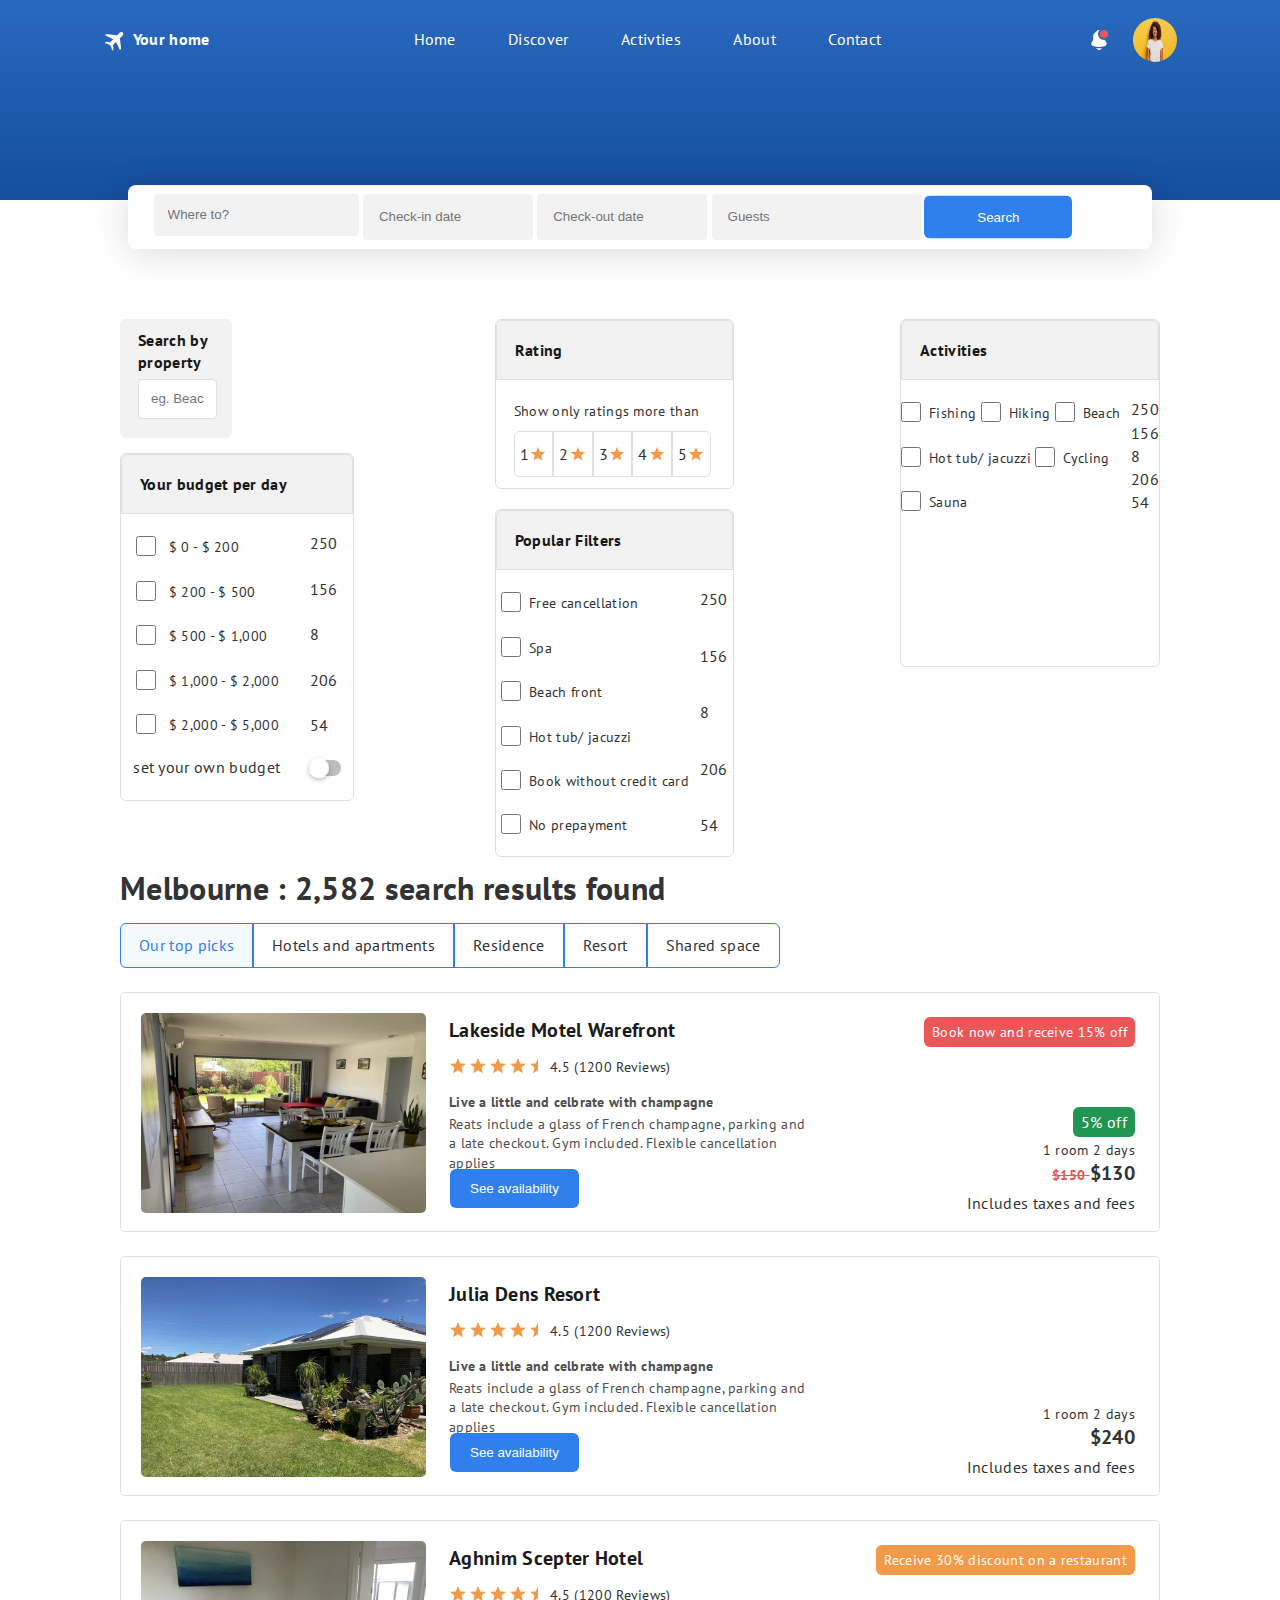
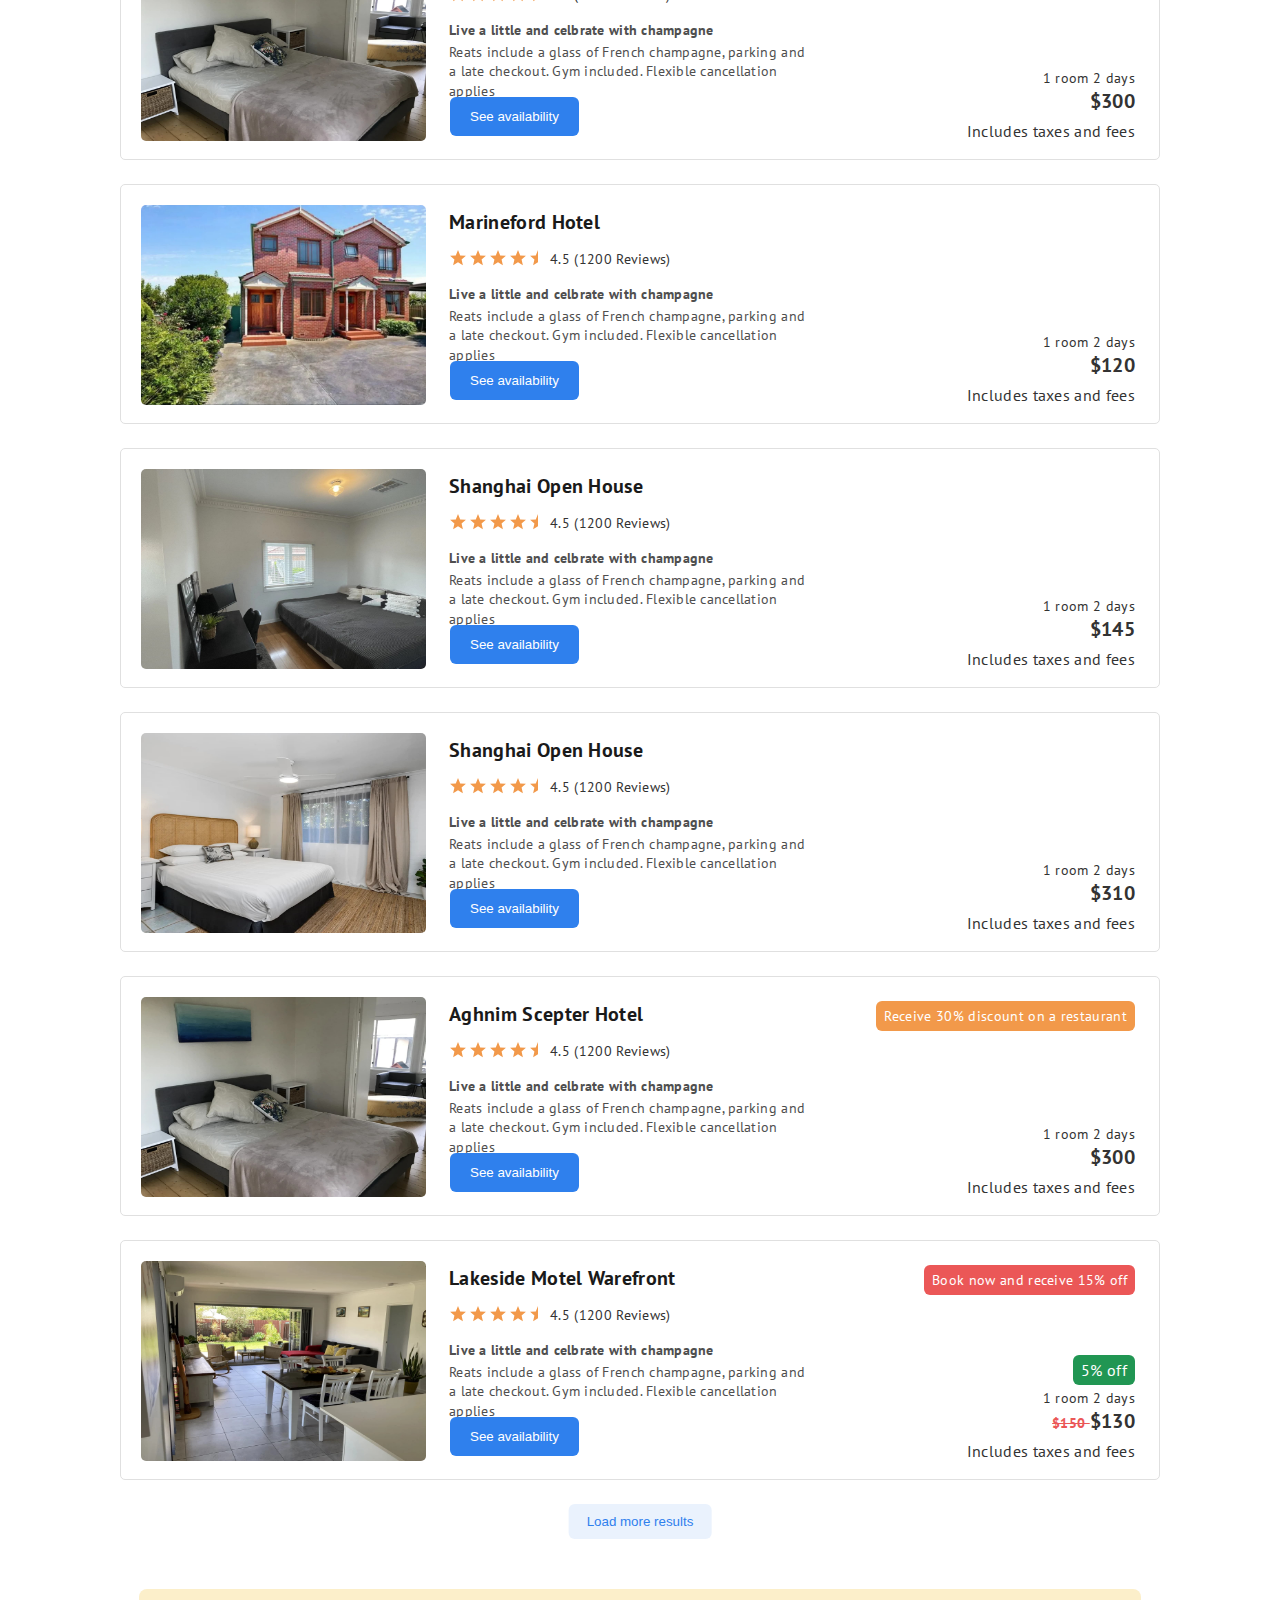
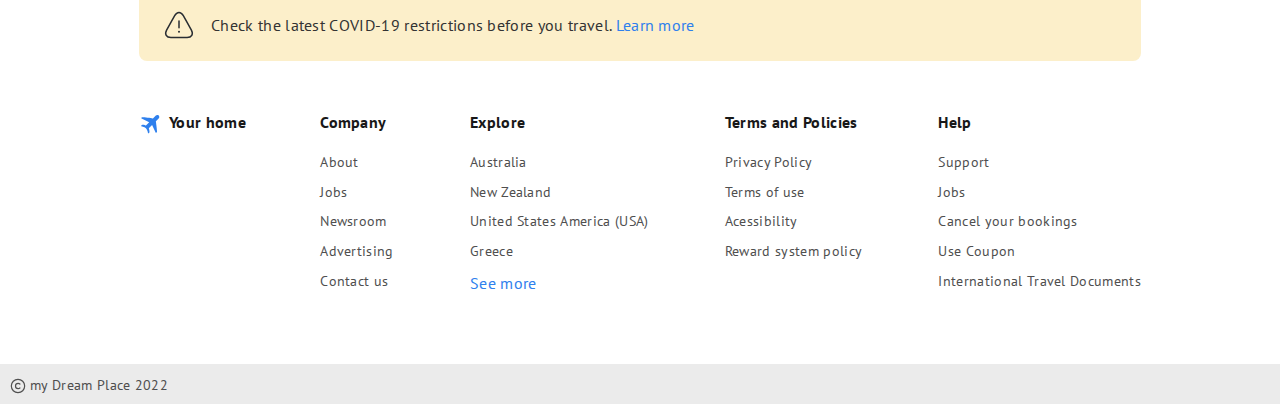
<file: search-results.html>
<!DOCTYPE html>
<html lang="en">
  <!DOCTYPE html>
  <html lang="en">
    <head>
      <!-- font-awesome -->
      <link
        rel="stylesheet"
        href="https://cdnjs.cloudflare.com/ajax/libs/font-awesome/5.14.0/css/all.min.css"
      />

      <!-- extra fonts -->
      <link
        href="https://fonts.googleapis.com/css?family=Great+Vibes&display=swap"
        rel="stylesheet"
      />
      <link rel="preconnect" href="https://fonts.googleapis.com" />
      <link rel="preconnect" href="https://fonts.gstatic.com" crossorigin />
      <link
        href="https://fonts.googleapis.com/css2?family=PT+Sans&family=Work+Sans:wght@400;500&display=swap"
        rel="stylesheet"
      />
      <link rel="stylesheet" href="style.css" />
      <link rel="stylesheet" type="text/css" href="media-query.css" />
      <link rel="icon" href="imgs/home-tab.png" type="image/x-icon" />
      <meta charset="UTF-8" />
      <meta name="viewport" content="width=device-width, initial-scale=1.0" />
      <meta
        name="description"
        content="Search results of homes to chooose from"
      />
      <title>Search results</title>
    </head>
    <body>
      <header class="header-loged-in">
        <nav class="header-loged-in-nav-search-results">
          <div class="nav-logo">
            <a href="index.html"
              ><svg
                xmlns="http://www.w3.org/2000/svg"
                width="24"
                height="24"
                viewBox="0 0 24 24"
                fill="none"
              >
                <path
                  d="M3.414 13.7779C2.5 13.9999 2 15.1919 2 15.1919C2 15.1919 5.398 15.6259 6.949 17.3129C8.5 18.9999 9.071 22.2629 9.071 22.2629C9.071 22.2629 10.47 22.6979 10.485 20.8489C10.5 18.9999 9.778 17.3129 9.778 17.3129L13.091 13.9999L16.701 21.7039C16.701 21.7039 18.08 22.2299 18.04 20.3649C18 18.4999 16.85 10.2419 16.85 10.2419L19.678 7.41294C19.869 7.22845 20.0214 7.00776 20.1262 6.76375C20.231 6.51974 20.2862 6.2573 20.2885 5.99174C20.2908 5.72619 20.2402 5.46283 20.1396 5.21703C20.0391 4.97124 19.8906 4.74794 19.7028 4.56015C19.515 4.37237 19.2917 4.22386 19.0459 4.1233C18.8001 4.02274 18.5368 3.97213 18.2712 3.97444C18.0056 3.97675 17.7432 4.03192 17.4992 4.13674C17.2552 4.24156 17.0345 4.39392 16.85 4.58494L13.947 7.48794C13.947 7.48794 6.148 6.09394 3.824 6.29694C1.5 6.49994 2.559 7.56294 2.559 7.56294L10.203 11.2329L6.95 14.4859C6.95 14.4859 4.328 13.5559 3.414 13.7779Z"
                  fill="#FFFFFF"
                />
              </svg>
            </a>
            <a href="index.html"><p class="inline">Your home</p></a>
          </div>

          <div class="nav-links-loged-in-search-results">
            <ul class="nav-bar-link-list-loged-in">
              <li><a href="index.html">Home</a></li>
              <li class="nav-link"><a href="">Discover</a></li>
              <li class="nav-link"><a href="">Activties</a></li>
              <li class="nav-link"><a href="">About</a></li>
              <li class="nav-link"><a href="">Contact</a></li>
            </ul>
          </div>
          <!-- notfication and user profile pic -->
          <div class="notifications-profile-photo">
            <svg
              class="notifications-icon"
              xmlns="http://www.w3.org/2000/svg"
              width="24"
              height="24"
              viewBox="0 0 24 24"
              fill="none"
            >
              <path
                d="M19.3399 14.49L18.3399 12.83C18.1299 12.46 17.9399 11.76 17.9399 11.35V8.82004C17.9387 7.70407 17.6216 6.61125 17.0252 5.66801C16.4288 4.72477 15.5776 3.96966 14.5699 3.49004C14.3128 3.03338 13.9376 2.65418 13.4838 2.39207C13.0299 2.12997 12.514 1.99457 11.9899 2.00004C10.8999 2.00004 9.91994 2.59004 9.39994 3.52004C7.44994 4.49004 6.09994 6.50004 6.09994 8.82004V11.35C6.09994 11.76 5.90994 12.46 5.69994 12.82L4.68994 14.49C4.28994 15.16 4.19994 15.9 4.44994 16.58C4.68994 17.25 5.25994 17.77 5.99994 18.02C7.93994 18.68 9.97994 19 12.0199 19C14.0599 19 16.0999 18.68 18.0399 18.03C18.7399 17.8 19.2799 17.27 19.5399 16.58C19.7999 15.89 19.7299 15.13 19.3399 14.49Z"
                fill="white"
              />
              <path
                d="M14.8302 20.01C14.6199 20.5922 14.2355 21.0954 13.7291 21.4515C13.2228 21.8075 12.6191 21.999 12.0002 22C11.2102 22 10.4302 21.68 9.88018 21.11C9.56018 20.81 9.32018 20.41 9.18018 20C9.31018 20.02 9.44018 20.03 9.58018 20.05C9.81018 20.08 10.0502 20.11 10.2902 20.13C10.8602 20.18 11.4402 20.21 12.0202 20.21C12.5902 20.21 13.1602 20.18 13.7202 20.13C13.9302 20.11 14.1402 20.1 14.3402 20.07L14.8302 20.01Z"
                fill="white"
              />
              <circle
                cx="17"
                cy="6"
                r="5"
                fill="#EB5757"
                stroke="#2867BC"
                stroke-width="2"
              />
            </svg>
            <img
              class="user-profile-photo-nav"
              src="imgs/user-profile-photo.png"
              alt=""
            />
          </div>
        </nav>
      </header>
      <div class="search-results-nav-container">
        <nav class="search-results-place-nav">
          <form class="search-results-place-form">
            <label>
              <input
                class="location-input-search"
                type="text"
                placeholder="Where to?"
              />
            </label>
            <br />
            <label>
              <input
                class="check-in-input-search"
                type="text"
                placeholder="Check-in date"
              />
            </label>
            <br />
            <label>
              <input
                class="check-out-input-search"
                type="text"
                placeholder="Check-out date"
              />
            </label>
            <br />
            <input
              class="guests-input-search"
              type="text"
              placeholder="Guests"
            />
          </form>
          <button class="search-nav-btn2">Search</button>
        </nav>
      </div>

      <main class="main-container-search-results">
        <!--  -->
        <!-- start of aside responsive design -->
        <section class="filter-responsive">
          <nav class="filter-places">
            <div>
              <!-- start of section 1 filters -->
              <div class="search-filter-aside">
                <h3>Search by property name</h3>
                <input type="text" placeholder="eg. Beach westpalm" />
              </div>
              <!-- end of section 1 filters -->
              <!-- start of section 2 filters -->
              <div class="your-budget-box">
                <div class="budget-box-title">
                  <h3>Your budget per day</h3>
                </div>

                <div class="flex-prices-checkbox">
                  <div class="filter-price-checkboxs">
                    <label class="label" for="checkbox"
                      ><input class="checkbox" id="0-200" type="checkbox" /> $ 0
                      - $ 200</label
                    >

                    <label class="label" for="checkbox"
                      ><input class="checkbox" id="0-200" type="checkbox" /> $
                      200 - $ 500</label
                    >
                    <label class="label" for="checkbox"
                      ><input class="checkbox" id="0-200" type="checkbox" /> $
                      500 - $ 1,000</label
                    >
                    <label class="label" for="checkbox"
                      ><input class="checkbox" id="0-200" type="checkbox" /> $
                      1,000 - $ 2,000</label
                    >
                    <label class="label" for="checkbox"
                      ><input class="checkbox" id="0-200" type="checkbox" /> $
                      2,000 - $ 5,000</label
                    >
                  </div>
                  <div class="number-of-price-rooms">
                    <p>250</p>
                    <p>156</p>
                    <p>8</p>
                    <p>206</p>
                    <p>54</p>
                  </div>
                </div>
                <!-- end of filter checkboxes -->
                <div class="toogle-text-budget">
                  <p>set your own budget</p>
                  <svg
                    class="toogle"
                    xmlns="http://www.w3.org/2000/svg"
                    width="36"
                    height="28"
                    viewBox="0 0 36 28"
                    fill="none"
                  >
                    <rect
                      x="4"
                      y="4"
                      width="32"
                      height="16"
                      rx="8"
                      fill="#BDBDBD"
                    />
                    <g filter="url(#filter0_d_4_1694)">
                      <rect
                        x="4"
                        y="2"
                        width="20"
                        height="20"
                        rx="10"
                        fill="white"
                      />
                    </g>
                    <defs>
                      <filter
                        id="filter0_d_4_1694"
                        x="0"
                        y="0"
                        width="28"
                        height="28"
                        filterUnits="userSpaceOnUse"
                        color-interpolation-filters="sRGB"
                      >
                        <feFlood
                          flood-opacity="0"
                          result="BackgroundImageFix"
                        />
                        <feColorMatrix
                          in="SourceAlpha"
                          type="matrix"
                          values="0 0 0 0 0 0 0 0 0 0 0 0 0 0 0 0 0 0 127 0"
                          result="hardAlpha"
                        />
                        <feOffset dy="2" />
                        <feGaussianBlur stdDeviation="2" />
                        <feComposite in2="hardAlpha" operator="out" />
                        <feColorMatrix
                          type="matrix"
                          values="0 0 0 0 0 0 0 0 0 0 0 0 0 0 0 0 0 0 0.25 0"
                        />
                        <feBlend
                          mode="normal"
                          in2="BackgroundImageFix"
                          result="effect1_dropShadow_4_1694"
                        />
                        <feBlend
                          mode="normal"
                          in="SourceGraphic"
                          in2="effect1_dropShadow_4_1694"
                          result="shape"
                        />
                      </filter>
                    </defs>
                  </svg>
                </div>
                <!-- end of prices filter checkboxs -->
              </div>
              <!-- end of budget box div -->
            </div>

            <!-- second section -->
            <div>
              <div class="rating-box">
                <div class="ratng-box-title">
                  <h3>Rating</h3>
                </div>
                <p>Show only ratings more than</p>
                <div class="rating-from-one-to-five">
                  <div class="rating-one">
                    1
                    <svg
                      xmlns="http://www.w3.org/2000/svg"
                      width="18"
                      height="18"
                      viewBox="0 0 18 18"
                      fill="none"
                    >
                      <g clip-path="url(#clip0_4_1538)">
                        <path
                          d="M9.00018 12.75L4.59168 15.4425L5.79018 10.4175L1.86768 7.0575L7.01643 6.645L9.00018 1.875L10.9839 6.645L16.1334 7.0575L12.2102 10.4175L13.4087 15.4425L9.00018 12.75Z"
                          fill="#F2994A"
                        />
                      </g>
                      <defs>
                        <clipPath id="clip0_4_1538">
                          <rect width="18" height="18" fill="white" />
                        </clipPath>
                      </defs>
                    </svg>
                  </div>
                  <div class="rating">
                    2
                    <svg
                      xmlns="http://www.w3.org/2000/svg"
                      width="18"
                      height="18"
                      viewBox="0 0 18 18"
                      fill="none"
                    >
                      <g clip-path="url(#clip0_4_1538)">
                        <path
                          d="M9.00018 12.75L4.59168 15.4425L5.79018 10.4175L1.86768 7.0575L7.01643 6.645L9.00018 1.875L10.9839 6.645L16.1334 7.0575L12.2102 10.4175L13.4087 15.4425L9.00018 12.75Z"
                          fill="#F2994A"
                        />
                      </g>
                      <defs>
                        <clipPath id="clip0_4_1538">
                          <rect width="18" height="18" fill="white" />
                        </clipPath>
                      </defs>
                    </svg>
                  </div>
                  <div class="rating">
                    3
                    <svg
                      xmlns="http://www.w3.org/2000/svg"
                      width="18"
                      height="18"
                      viewBox="0 0 18 18"
                      fill="none"
                    >
                      <g clip-path="url(#clip0_4_1538)">
                        <path
                          d="M9.00018 12.75L4.59168 15.4425L5.79018 10.4175L1.86768 7.0575L7.01643 6.645L9.00018 1.875L10.9839 6.645L16.1334 7.0575L12.2102 10.4175L13.4087 15.4425L9.00018 12.75Z"
                          fill="#F2994A"
                        />
                      </g>
                      <defs>
                        <clipPath id="clip0_4_1538">
                          <rect width="18" height="18" fill="white" />
                        </clipPath>
                      </defs>
                    </svg>
                  </div>
                  <div class="rating">
                    4
                    <svg
                      xmlns="http://www.w3.org/2000/svg"
                      width="18"
                      height="18"
                      viewBox="0 0 18 18"
                      fill="none"
                    >
                      <g clip-path="url(#clip0_4_1538)">
                        <path
                          d="M9.00018 12.75L4.59168 15.4425L5.79018 10.4175L1.86768 7.0575L7.01643 6.645L9.00018 1.875L10.9839 6.645L16.1334 7.0575L12.2102 10.4175L13.4087 15.4425L9.00018 12.75Z"
                          fill="#F2994A"
                        />
                      </g>
                      <defs>
                        <clipPath id="clip0_4_1538">
                          <rect width="18" height="18" fill="white" />
                        </clipPath>
                      </defs>
                    </svg>
                  </div>
                  <div class="rating-five">
                    5
                    <svg
                      xmlns="http://www.w3.org/2000/svg"
                      width="18"
                      height="18"
                      viewBox="0 0 18 18"
                      fill="none"
                    >
                      <g clip-path="url(#clip0_4_1538)">
                        <path
                          d="M9.00018 12.75L4.59168 15.4425L5.79018 10.4175L1.86768 7.0575L7.01643 6.645L9.00018 1.875L10.9839 6.645L16.1334 7.0575L12.2102 10.4175L13.4087 15.4425L9.00018 12.75Z"
                          fill="#F2994A"
                        />
                      </g>
                      <defs>
                        <clipPath id="clip0_4_1538">
                          <rect width="18" height="18" fill="white" />
                        </clipPath>
                      </defs>
                    </svg>
                  </div>
                </div>
                <!-- end of 5 ratings boxes -->
              </div>
              <!-- end of rating box -->
              <div class="popular-filters-box">
                <div class="popular-filters-title">
                  <h3>Popular Filters</h3>
                </div>

                <div class="flex-popular-filters-checkbox">
                  <div class="popular-filters-checkboxs">
                    <label class="label" for="checkbox"
                      ><input class="checkbox" id="0-200" type="checkbox" />Free
                      cancellation</label
                    >

                    <label class="label" for="checkbox"
                      ><input
                        class="checkbox"
                        id="0-200"
                        type="checkbox"
                      />Spa</label
                    >
                    <label class="label" for="checkbox"
                      ><input
                        class="checkbox"
                        id="0-200"
                        type="checkbox"
                      />Beach front</label
                    >
                    <label class="label" for="checkbox"
                      ><input class="checkbox" id="0-200" type="checkbox" />Hot
                      tub/ jacuzzi</label
                    >
                    <label class="label" for="checkbox"
                      ><input class="checkbox" id="0-200" type="checkbox" />Book
                      without credit card</label
                    >
                    <label class="label" for="checkbox"
                      ><input class="checkbox" id="0-200" type="checkbox" />No
                      prepayment</label
                    >
                  </div>
                  <div class="number-of-price-rooms">
                    <p>250</p>
                    <p>156</p>
                    <p>8</p>
                    <p>206</p>
                    <p>54</p>
                  </div>
                </div>
                <!-- end of flex for popular filters box -->
              </div>
              <!-- end of popular filters box -->
            </div>
            <!-- end of second section -->
            <!-- third section start -->
            <div class="activities-filters-box">
              <div class="activities-filters-title">
                <h3>Activities</h3>
              </div>

              <div class="flex-activities-filters-checkbox">
                <div class="activities </ul>-filters-checkboxs">
                  <label class="label" for="checkbox"
                    ><input
                      class="checkbox"
                      id="0-200"
                      type="checkbox"
                    />Fishing</label
                  >

                  <label class="label" for="checkbox"
                    ><input
                      class="checkbox"
                      id="0-200"
                      type="checkbox"
                    />Hiking</label
                  >
                  <label class="label" for="checkbox"
                    ><input
                      class="checkbox"
                      id="0-200"
                      type="checkbox"
                    />Beach</label
                  >
                  <label class="label" for="checkbox"
                    ><input class="checkbox" id="0-200" type="checkbox" />Hot
                    tub/ jacuzzi</label
                  >
                  <label class="label" for="checkbox"
                    ><input
                      class="checkbox"
                      id="0-200"
                      type="checkbox"
                    />Cycling</label
                  >
                  <label class="label" for="checkbox"
                    ><input
                      class="checkbox"
                      id="0-200"
                      type="checkbox"
                    />Sauna</label
                  >
                </div>
                <div class="number-of-price-rooms">
                  <p>250</p>
                  <p>156</p>
                  <p>8</p>
                  <p>206</p>
                  <p>54</p>
                </div>
              </div>
            </div>
            <!-- third section end -->
          </nav>
        </section>
        <!-- end of aside responsive design -->
        <!--  -->
        <!--  -->
        <div class="aside-container">
          <aside class="filter-aside">
            <div class="search-filter-aside">
              <h3>Search by property name</h3>
              <input type="text" placeholder="eg. Beach westpalm" />
            </div>
            <h2 class="filter-by-text-aside">Filter by</h2>
            <!-- start budget box -->
            <div class="your-budget-box">
              <div class="budget-box-title">
                <h3>Your budget per day</h3>
              </div>

              <div class="flex-prices-checkbox">
                <div class="filter-price-checkboxs">
                  <label class="label" for="checkbox"
                    ><input class="checkbox" id="0-200" type="checkbox" /> $ 0 -
                    $ 200</label
                  >

                  <label class="label" for="checkbox"
                    ><input class="checkbox" id="0-200" type="checkbox" /> $ 200
                    - $ 500</label
                  >
                  <label class="label" for="checkbox"
                    ><input class="checkbox" id="0-200" type="checkbox" /> $ 500
                    - $ 1,000</label
                  >
                  <label class="label" for="checkbox"
                    ><input class="checkbox" id="0-200" type="checkbox" /> $
                    1,000 - $ 2,000</label
                  >
                  <label class="label" for="checkbox"
                    ><input class="checkbox" id="0-200" type="checkbox" /> $
                    2,000 - $ 5,000</label
                  >
                </div>
                <div class="number-of-price-rooms">
                  <p>250</p>
                  <p>156</p>
                  <p>8</p>
                  <p>206</p>
                  <p>54</p>
                </div>
              </div>
              <!-- end of filter checkboxes -->
              <div class="toogle-text-budget">
                <p>set your own budget</p>
                <svg
                  class="toogle"
                  xmlns="http://www.w3.org/2000/svg"
                  width="36"
                  height="28"
                  viewBox="0 0 36 28"
                  fill="none"
                >
                  <rect
                    x="4"
                    y="4"
                    width="32"
                    height="16"
                    rx="8"
                    fill="#BDBDBD"
                  />
                  <g filter="url(#filter0_d_4_1694)">
                    <rect
                      x="4"
                      y="2"
                      width="20"
                      height="20"
                      rx="10"
                      fill="white"
                    />
                  </g>
                  <defs>
                    <filter
                      id="filter0_d_4_1694"
                      x="0"
                      y="0"
                      width="28"
                      height="28"
                      filterUnits="userSpaceOnUse"
                      color-interpolation-filters="sRGB"
                    >
                      <feFlood flood-opacity="0" result="BackgroundImageFix" />
                      <feColorMatrix
                        in="SourceAlpha"
                        type="matrix"
                        values="0 0 0 0 0 0 0 0 0 0 0 0 0 0 0 0 0 0 127 0"
                        result="hardAlpha"
                      />
                      <feOffset dy="2" />
                      <feGaussianBlur stdDeviation="2" />
                      <feComposite in2="hardAlpha" operator="out" />
                      <feColorMatrix
                        type="matrix"
                        values="0 0 0 0 0 0 0 0 0 0 0 0 0 0 0 0 0 0 0.25 0"
                      />
                      <feBlend
                        mode="normal"
                        in2="BackgroundImageFix"
                        result="effect1_dropShadow_4_1694"
                      />
                      <feBlend
                        mode="normal"
                        in="SourceGraphic"
                        in2="effect1_dropShadow_4_1694"
                        result="shape"
                      />
                    </filter>
                  </defs>
                </svg>
              </div>
              <!-- end of prices filter checkboxs -->
            </div>
            <!-- end of budget box div -->

            <div class="rating-box">
              <div class="ratng-box-title">
                <h3>Rating</h3>
              </div>
              <p>Show only ratings more than</p>
              <div class="rating-from-one-to-five">
                <div class="rating-one">
                  1
                  <svg
                    xmlns="http://www.w3.org/2000/svg"
                    width="18"
                    height="18"
                    viewBox="0 0 18 18"
                    fill="none"
                  >
                    <g clip-path="url(#clip0_4_1538)">
                      <path
                        d="M9.00018 12.75L4.59168 15.4425L5.79018 10.4175L1.86768 7.0575L7.01643 6.645L9.00018 1.875L10.9839 6.645L16.1334 7.0575L12.2102 10.4175L13.4087 15.4425L9.00018 12.75Z"
                        fill="#F2994A"
                      />
                    </g>
                    <defs>
                      <clipPath id="clip0_4_1538">
                        <rect width="18" height="18" fill="white" />
                      </clipPath>
                    </defs>
                  </svg>
                </div>
                <div class="rating">
                  2
                  <svg
                    xmlns="http://www.w3.org/2000/svg"
                    width="18"
                    height="18"
                    viewBox="0 0 18 18"
                    fill="none"
                  >
                    <g clip-path="url(#clip0_4_1538)">
                      <path
                        d="M9.00018 12.75L4.59168 15.4425L5.79018 10.4175L1.86768 7.0575L7.01643 6.645L9.00018 1.875L10.9839 6.645L16.1334 7.0575L12.2102 10.4175L13.4087 15.4425L9.00018 12.75Z"
                        fill="#F2994A"
                      />
                    </g>
                    <defs>
                      <clipPath id="clip0_4_1538">
                        <rect width="18" height="18" fill="white" />
                      </clipPath>
                    </defs>
                  </svg>
                </div>
                <div class="rating">
                  3
                  <svg
                    xmlns="http://www.w3.org/2000/svg"
                    width="18"
                    height="18"
                    viewBox="0 0 18 18"
                    fill="none"
                  >
                    <g clip-path="url(#clip0_4_1538)">
                      <path
                        d="M9.00018 12.75L4.59168 15.4425L5.79018 10.4175L1.86768 7.0575L7.01643 6.645L9.00018 1.875L10.9839 6.645L16.1334 7.0575L12.2102 10.4175L13.4087 15.4425L9.00018 12.75Z"
                        fill="#F2994A"
                      />
                    </g>
                    <defs>
                      <clipPath id="clip0_4_1538">
                        <rect width="18" height="18" fill="white" />
                      </clipPath>
                    </defs>
                  </svg>
                </div>
                <div class="rating">
                  4
                  <svg
                    xmlns="http://www.w3.org/2000/svg"
                    width="18"
                    height="18"
                    viewBox="0 0 18 18"
                    fill="none"
                  >
                    <g clip-path="url(#clip0_4_1538)">
                      <path
                        d="M9.00018 12.75L4.59168 15.4425L5.79018 10.4175L1.86768 7.0575L7.01643 6.645L9.00018 1.875L10.9839 6.645L16.1334 7.0575L12.2102 10.4175L13.4087 15.4425L9.00018 12.75Z"
                        fill="#F2994A"
                      />
                    </g>
                    <defs>
                      <clipPath id="clip0_4_1538">
                        <rect width="18" height="18" fill="white" />
                      </clipPath>
                    </defs>
                  </svg>
                </div>
                <div class="rating-five">
                  5
                  <svg
                    xmlns="http://www.w3.org/2000/svg"
                    width="18"
                    height="18"
                    viewBox="0 0 18 18"
                    fill="none"
                  >
                    <g clip-path="url(#clip0_4_1538)">
                      <path
                        d="M9.00018 12.75L4.59168 15.4425L5.79018 10.4175L1.86768 7.0575L7.01643 6.645L9.00018 1.875L10.9839 6.645L16.1334 7.0575L12.2102 10.4175L13.4087 15.4425L9.00018 12.75Z"
                        fill="#F2994A"
                      />
                    </g>
                    <defs>
                      <clipPath id="clip0_4_1538">
                        <rect width="18" height="18" fill="white" />
                      </clipPath>
                    </defs>
                  </svg>
                </div>
              </div>
              <!-- end of 5 ratings boxes -->
            </div>
            <!-- end of rating box -->

            <div class="popular-filters-box">
              <div class="popular-filters-title">
                <h3>Popular Filters</h3>
              </div>

              <div class="flex-popular-filters-checkbox">
                <div class="popular-filters-checkboxs">
                  <label class="label" for="checkbox"
                    ><input class="checkbox" id="0-200" type="checkbox" />Free
                    cancellation</label
                  >

                  <label class="label" for="checkbox"
                    ><input
                      class="checkbox"
                      id="0-200"
                      type="checkbox"
                    />Spa</label
                  >
                  <label class="label" for="checkbox"
                    ><input class="checkbox" id="0-200" type="checkbox" />Beach
                    front</label
                  >
                  <label class="label" for="checkbox"
                    ><input class="checkbox" id="0-200" type="checkbox" />Hot
                    tub/ jacuzzi</label
                  >
                  <label class="label" for="checkbox"
                    ><input class="checkbox" id="0-200" type="checkbox" />Book
                    without credit card</label
                  >
                  <label class="label" for="checkbox"
                    ><input class="checkbox" id="0-200" type="checkbox" />No
                    prepayment</label
                  >
                </div>
                <div class="number-of-price-rooms">
                  <p>250</p>
                  <p>156</p>
                  <p>8</p>
                  <p>206</p>
                  <p>54</p>
                </div>
              </div>
              <!-- end of flex for popular filters box -->
            </div>
            <!-- end of popular filters box -->

            <div class="activities-filters-box">
              <div class="activities-filters-title">
                <h3>Activities</h3>
              </div>

              <div class="flex-activities-filters-checkbox">
                <div class="activities-filters-checkboxs">
                  <label class="label" for="checkbox"
                    ><input
                      class="checkbox"
                      id="0-200"
                      type="checkbox"
                    />Fishing</label
                  >

                  <label class="label" for="checkbox"
                    ><input
                      class="checkbox"
                      id="0-200"
                      type="checkbox"
                    />Hiking</label
                  >
                  <label class="label" for="checkbox"
                    ><input
                      class="checkbox"
                      id="0-200"
                      type="checkbox"
                    />Beach</label
                  >
                  <label class="label" for="checkbox"
                    ><input class="checkbox" id="0-200" type="checkbox" />Hot
                    tub/ jacuzzi</label
                  >
                  <label class="label" for="checkbox"
                    ><input
                      class="checkbox"
                      id="0-200"
                      type="checkbox"
                    />Cycling</label
                  >
                  <label class="label" for="checkbox"
                    ><input
                      class="checkbox"
                      id="0-200"
                      type="checkbox"
                    />Sauna</label
                  >
                </div>
                <div class="number-of-price-rooms">
                  <p>250</p>
                  <p>156</p>
                  <p>8</p>
                  <p>206</p>
                  <p>54</p>
                </div>
              </div>
            </div>
          </aside>
          <!-- end of aside section -->
        </div>
        <!-- end of aside container -->

        <section class="results-home-container">
          <h1>Melbourne : 2,582 search results found</h1>
          <div class="sort-results-by">
            <div class="sort-by-options-rectangle">
              <div class="our-top-picks-box">Our top picks</div>
              <div class="hotel-and-apartments-box">Hotels and apartments</div>
              <div class="residence-box">Residence</div>
              <div class="resort-box">Resort</div>
              <div class="shared-space-box">Shared space</div>
            </div>
            <!-- end of sort by options rectangle -->
          </div>
          <!-- end of sort by dropdown -->
          <article class="hotel-card">
            <a href="place-details.html"
              ><img class="image-hotel-card" src="imgs/hotel-card1.jpg" alt=""
            /></a>
            <h2 class="hotel-card-title">Lakeside Motel Warefront</h2>
            <div class="five-stars">
              <svg
                xmlns="http://www.w3.org/2000/svg"
                width="20"
                height="20"
                viewBox="0 0 20 20"
                fill="none"
              >
                <g clip-path="url(#clip0_4_1836)">
                  <path
                    d="M10.0002 14.1666L5.10186 17.1583L6.43353 11.5749L2.0752 7.84159L7.79603 7.38325L10.0002 2.08325L12.2044 7.38325L17.926 7.84159L13.5669 11.5749L14.8985 17.1583L10.0002 14.1666Z"
                    fill="#F2994A"
                  />
                </g>
                <defs>
                  <clipPath id="clip0_4_1836">
                    <rect width="20" height="20" fill="white" />
                  </clipPath>
                </defs>
              </svg>
              <svg
                xmlns="http://www.w3.org/2000/svg"
                width="20"
                height="20"
                viewBox="0 0 20 20"
                fill="none"
              >
                <g clip-path="url(#clip0_4_1836)">
                  <path
                    d="M10.0002 14.1666L5.10186 17.1583L6.43353 11.5749L2.0752 7.84159L7.79603 7.38325L10.0002 2.08325L12.2044 7.38325L17.926 7.84159L13.5669 11.5749L14.8985 17.1583L10.0002 14.1666Z"
                    fill="#F2994A"
                  />
                </g>
                <defs>
                  <clipPath id="clip0_4_1836">
                    <rect width="20" height="20" fill="white" />
                  </clipPath>
                </defs>
              </svg>
              <svg
                xmlns="http://www.w3.org/2000/svg"
                width="20"
                height="20"
                viewBox="0 0 20 20"
                fill="none"
              >
                <g clip-path="url(#clip0_4_1836)">
                  <path
                    d="M10.0002 14.1666L5.10186 17.1583L6.43353 11.5749L2.0752 7.84159L7.79603 7.38325L10.0002 2.08325L12.2044 7.38325L17.926 7.84159L13.5669 11.5749L14.8985 17.1583L10.0002 14.1666Z"
                    fill="#F2994A"
                  />
                </g>
                <defs>
                  <clipPath id="clip0_4_1836">
                    <rect width="20" height="20" fill="white" />
                  </clipPath>
                </defs>
              </svg>
              <svg
                xmlns="http://www.w3.org/2000/svg"
                width="20"
                height="20"
                viewBox="0 0 20 20"
                fill="none"
              >
                <g clip-path="url(#clip0_4_1836)">
                  <path
                    d="M10.0002 14.1666L5.10186 17.1583L6.43353 11.5749L2.0752 7.84159L7.79603 7.38325L10.0002 2.08325L12.2044 7.38325L17.926 7.84159L13.5669 11.5749L14.8985 17.1583L10.0002 14.1666Z"
                    fill="#F2994A"
                  />
                </g>
                <defs>
                  <clipPath id="clip0_4_1836">
                    <rect width="20" height="20" fill="white" />
                  </clipPath>
                </defs>
              </svg>
              <svg
                xmlns="http://www.w3.org/2000/svg"
                width="10"
                height="20"
                viewBox="0 0 10 20"
                fill="none"
              >
                <g clip-path="url(#clip0_4_1848)">
                  <path
                    d="M10.0002 14.1666L5.10186 17.1583L6.43353 11.5749L2.0752 7.84159L7.79603 7.38325L10.0002 2.08325L12.2044 7.38325L17.926 7.84159L13.5669 11.5749L14.8985 17.1583L10.0002 14.1666Z"
                    fill="#F2994A"
                  />
                </g>
                <defs>
                  <clipPath id="clip0_4_1848">
                    <rect width="10" height="20" fill="white" />
                  </clipPath>
                </defs>
              </svg>
              <p>4.5 (1200 Reviews)</p>
            </div>
            <p class="hotel-card-desc1">
              Live a little and celbrate with champagne
            </p>
            <p class="hotel-card-desc2">
              Reats include a glass of French champagne, parking and a late
              checkout. Gym included. Flexible cancellation applies
            </p>
            <div class="box-for-book-now-offer">
              <p>Book now and receive 15% off</p>
            </div>
            <div class="box-for-price-offer">5% off</div>
            <p class="rooms-number-text">1 room 2 days</p>
            <p class="price-text">
              <span class="before-offer-text">$150 </span
              ><span class="after-offer-text"> $130</span>
            </p>
            <p class="taxes-text">Includes taxes and fees</p>
            <button class="see-availability-btn">See availability</button>
          </article>
          <!-- end of article 1 -->
          <!--  -->
          <!--  -->
          <!-- start of article 2 -->
          <article class="hotel-card">
            <img class="image-hotel-card" src="imgs/hotel-card2.jpg" alt="" />
            <h2 class="hotel-card-title">Julia Dens Resort</h2>
            <div class="five-stars">
              <svg
                xmlns="http://www.w3.org/2000/svg"
                width="20"
                height="20"
                viewBox="0 0 20 20"
                fill="none"
              >
                <g clip-path="url(#clip0_4_1836)">
                  <path
                    d="M10.0002 14.1666L5.10186 17.1583L6.43353 11.5749L2.0752 7.84159L7.79603 7.38325L10.0002 2.08325L12.2044 7.38325L17.926 7.84159L13.5669 11.5749L14.8985 17.1583L10.0002 14.1666Z"
                    fill="#F2994A"
                  />
                </g>
                <defs>
                  <clipPath id="clip0_4_1836">
                    <rect width="20" height="20" fill="white" />
                  </clipPath>
                </defs>
              </svg>
              <svg
                xmlns="http://www.w3.org/2000/svg"
                width="20"
                height="20"
                viewBox="0 0 20 20"
                fill="none"
              >
                <g clip-path="url(#clip0_4_1836)">
                  <path
                    d="M10.0002 14.1666L5.10186 17.1583L6.43353 11.5749L2.0752 7.84159L7.79603 7.38325L10.0002 2.08325L12.2044 7.38325L17.926 7.84159L13.5669 11.5749L14.8985 17.1583L10.0002 14.1666Z"
                    fill="#F2994A"
                  />
                </g>
                <defs>
                  <clipPath id="clip0_4_1836">
                    <rect width="20" height="20" fill="white" />
                  </clipPath>
                </defs>
              </svg>
              <svg
                xmlns="http://www.w3.org/2000/svg"
                width="20"
                height="20"
                viewBox="0 0 20 20"
                fill="none"
              >
                <g clip-path="url(#clip0_4_1836)">
                  <path
                    d="M10.0002 14.1666L5.10186 17.1583L6.43353 11.5749L2.0752 7.84159L7.79603 7.38325L10.0002 2.08325L12.2044 7.38325L17.926 7.84159L13.5669 11.5749L14.8985 17.1583L10.0002 14.1666Z"
                    fill="#F2994A"
                  />
                </g>
                <defs>
                  <clipPath id="clip0_4_1836">
                    <rect width="20" height="20" fill="white" />
                  </clipPath>
                </defs>
              </svg>
              <svg
                xmlns="http://www.w3.org/2000/svg"
                width="20"
                height="20"
                viewBox="0 0 20 20"
                fill="none"
              >
                <g clip-path="url(#clip0_4_1836)">
                  <path
                    d="M10.0002 14.1666L5.10186 17.1583L6.43353 11.5749L2.0752 7.84159L7.79603 7.38325L10.0002 2.08325L12.2044 7.38325L17.926 7.84159L13.5669 11.5749L14.8985 17.1583L10.0002 14.1666Z"
                    fill="#F2994A"
                  />
                </g>
                <defs>
                  <clipPath id="clip0_4_1836">
                    <rect width="20" height="20" fill="white" />
                  </clipPath>
                </defs>
              </svg>
              <svg
                xmlns="http://www.w3.org/2000/svg"
                width="10"
                height="20"
                viewBox="0 0 10 20"
                fill="none"
              >
                <g clip-path="url(#clip0_4_1848)">
                  <path
                    d="M10.0002 14.1666L5.10186 17.1583L6.43353 11.5749L2.0752 7.84159L7.79603 7.38325L10.0002 2.08325L12.2044 7.38325L17.926 7.84159L13.5669 11.5749L14.8985 17.1583L10.0002 14.1666Z"
                    fill="#F2994A"
                  />
                </g>
                <defs>
                  <clipPath id="clip0_4_1848">
                    <rect width="10" height="20" fill="white" />
                  </clipPath>
                </defs>
              </svg>
              <p>4.5 (1200 Reviews)</p>
            </div>
            <p class="hotel-card-desc1">
              Live a little and celbrate with champagne
            </p>
            <p class="hotel-card-desc2">
              Reats include a glass of French champagne, parking and a late
              checkout. Gym included. Flexible cancellation applies
            </p>
            <p class="rooms-number-text">1 room 2 days</p>
            <p class="price-text">
              <span class="after-offer-text"> $240</span>
            </p>
            <p class="taxes-text">Includes taxes and fees</p>
            <button class="see-availability-btn">See availability</button>
          </article>
          <!-- end of article 2 -->
          <!--  -->
          <!--  -->
          <!-- start of article 3 -->
          <article class="hotel-card">
            <img class="image-hotel-card" src="imgs/hotel-card3.jpg" alt="" />
            <h2 class="hotel-card-title">Aghnim Scepter Hotel</h2>
            <div class="five-stars">
              <svg
                xmlns="http://www.w3.org/2000/svg"
                width="20"
                height="20"
                viewBox="0 0 20 20"
                fill="none"
              >
                <g clip-path="url(#clip0_4_1836)">
                  <path
                    d="M10.0002 14.1666L5.10186 17.1583L6.43353 11.5749L2.0752 7.84159L7.79603 7.38325L10.0002 2.08325L12.2044 7.38325L17.926 7.84159L13.5669 11.5749L14.8985 17.1583L10.0002 14.1666Z"
                    fill="#F2994A"
                  />
                </g>
                <defs>
                  <clipPath id="clip0_4_1836">
                    <rect width="20" height="20" fill="white" />
                  </clipPath>
                </defs>
              </svg>
              <svg
                xmlns="http://www.w3.org/2000/svg"
                width="20"
                height="20"
                viewBox="0 0 20 20"
                fill="none"
              >
                <g clip-path="url(#clip0_4_1836)">
                  <path
                    d="M10.0002 14.1666L5.10186 17.1583L6.43353 11.5749L2.0752 7.84159L7.79603 7.38325L10.0002 2.08325L12.2044 7.38325L17.926 7.84159L13.5669 11.5749L14.8985 17.1583L10.0002 14.1666Z"
                    fill="#F2994A"
                  />
                </g>
                <defs>
                  <clipPath id="clip0_4_1836">
                    <rect width="20" height="20" fill="white" />
                  </clipPath>
                </defs>
              </svg>
              <svg
                xmlns="http://www.w3.org/2000/svg"
                width="20"
                height="20"
                viewBox="0 0 20 20"
                fill="none"
              >
                <g clip-path="url(#clip0_4_1836)">
                  <path
                    d="M10.0002 14.1666L5.10186 17.1583L6.43353 11.5749L2.0752 7.84159L7.79603 7.38325L10.0002 2.08325L12.2044 7.38325L17.926 7.84159L13.5669 11.5749L14.8985 17.1583L10.0002 14.1666Z"
                    fill="#F2994A"
                  />
                </g>
                <defs>
                  <clipPath id="clip0_4_1836">
                    <rect width="20" height="20" fill="white" />
                  </clipPath>
                </defs>
              </svg>
              <svg
                xmlns="http://www.w3.org/2000/svg"
                width="20"
                height="20"
                viewBox="0 0 20 20"
                fill="none"
              >
                <g clip-path="url(#clip0_4_1836)">
                  <path
                    d="M10.0002 14.1666L5.10186 17.1583L6.43353 11.5749L2.0752 7.84159L7.79603 7.38325L10.0002 2.08325L12.2044 7.38325L17.926 7.84159L13.5669 11.5749L14.8985 17.1583L10.0002 14.1666Z"
                    fill="#F2994A"
                  />
                </g>
                <defs>
                  <clipPath id="clip0_4_1836">
                    <rect width="20" height="20" fill="white" />
                  </clipPath>
                </defs>
              </svg>
              <svg
                xmlns="http://www.w3.org/2000/svg"
                width="10"
                height="20"
                viewBox="0 0 10 20"
                fill="none"
              >
                <g clip-path="url(#clip0_4_1848)">
                  <path
                    d="M10.0002 14.1666L5.10186 17.1583L6.43353 11.5749L2.0752 7.84159L7.79603 7.38325L10.0002 2.08325L12.2044 7.38325L17.926 7.84159L13.5669 11.5749L14.8985 17.1583L10.0002 14.1666Z"
                    fill="#F2994A"
                  />
                </g>
                <defs>
                  <clipPath id="clip0_4_1848">
                    <rect width="10" height="20" fill="white" />
                  </clipPath>
                </defs>
              </svg>
              <p>4.5 (1200 Reviews)</p>
            </div>
            <p class="hotel-card-desc1">
              Live a little and celbrate with champagne
            </p>
            <p class="hotel-card-desc2">
              Reats include a glass of French champagne, parking and a late
              checkout. Gym included. Flexible cancellation applies
            </p>
            <div class="restaurant-discount-offer">
              <p>Receive 30% discount on a restaurant</p>
            </div>
            <p class="rooms-number-text">1 room 2 days</p>
            <p class="price-text">
              <span class="after-offer-text">$300</span>
            </p>
            <p class="taxes-text">Includes taxes and fees</p>
            <button class="see-availability-btn">See availability</button>
          </article>
          <!-- end of article 3 -->
          <!--  -->
          <!--  -->
          <!-- start of article 4 -->
          <article class="hotel-card">
            <img class="image-hotel-card" src="imgs/hotel-card4.jpg" alt="" />
            <h2 class="hotel-card-title">Marineford Hotel</h2>
            <div class="five-stars">
              <svg
                xmlns="http://www.w3.org/2000/svg"
                width="20"
                height="20"
                viewBox="0 0 20 20"
                fill="none"
              >
                <g clip-path="url(#clip0_4_1836)">
                  <path
                    d="M10.0002 14.1666L5.10186 17.1583L6.43353 11.5749L2.0752 7.84159L7.79603 7.38325L10.0002 2.08325L12.2044 7.38325L17.926 7.84159L13.5669 11.5749L14.8985 17.1583L10.0002 14.1666Z"
                    fill="#F2994A"
                  />
                </g>
                <defs>
                  <clipPath id="clip0_4_1836">
                    <rect width="20" height="20" fill="white" />
                  </clipPath>
                </defs>
              </svg>
              <svg
                xmlns="http://www.w3.org/2000/svg"
                width="20"
                height="20"
                viewBox="0 0 20 20"
                fill="none"
              >
                <g clip-path="url(#clip0_4_1836)">
                  <path
                    d="M10.0002 14.1666L5.10186 17.1583L6.43353 11.5749L2.0752 7.84159L7.79603 7.38325L10.0002 2.08325L12.2044 7.38325L17.926 7.84159L13.5669 11.5749L14.8985 17.1583L10.0002 14.1666Z"
                    fill="#F2994A"
                  />
                </g>
                <defs>
                  <clipPath id="clip0_4_1836">
                    <rect width="20" height="20" fill="white" />
                  </clipPath>
                </defs>
              </svg>
              <svg
                xmlns="http://www.w3.org/2000/svg"
                width="20"
                height="20"
                viewBox="0 0 20 20"
                fill="none"
              >
                <g clip-path="url(#clip0_4_1836)">
                  <path
                    d="M10.0002 14.1666L5.10186 17.1583L6.43353 11.5749L2.0752 7.84159L7.79603 7.38325L10.0002 2.08325L12.2044 7.38325L17.926 7.84159L13.5669 11.5749L14.8985 17.1583L10.0002 14.1666Z"
                    fill="#F2994A"
                  />
                </g>
                <defs>
                  <clipPath id="clip0_4_1836">
                    <rect width="20" height="20" fill="white" />
                  </clipPath>
                </defs>
              </svg>
              <svg
                xmlns="http://www.w3.org/2000/svg"
                width="20"
                height="20"
                viewBox="0 0 20 20"
                fill="none"
              >
                <g clip-path="url(#clip0_4_1836)">
                  <path
                    d="M10.0002 14.1666L5.10186 17.1583L6.43353 11.5749L2.0752 7.84159L7.79603 7.38325L10.0002 2.08325L12.2044 7.38325L17.926 7.84159L13.5669 11.5749L14.8985 17.1583L10.0002 14.1666Z"
                    fill="#F2994A"
                  />
                </g>
                <defs>
                  <clipPath id="clip0_4_1836">
                    <rect width="20" height="20" fill="white" />
                  </clipPath>
                </defs>
              </svg>
              <svg
                xmlns="http://www.w3.org/2000/svg"
                width="10"
                height="20"
                viewBox="0 0 10 20"
                fill="none"
              >
                <g clip-path="url(#clip0_4_1848)">
                  <path
                    d="M10.0002 14.1666L5.10186 17.1583L6.43353 11.5749L2.0752 7.84159L7.79603 7.38325L10.0002 2.08325L12.2044 7.38325L17.926 7.84159L13.5669 11.5749L14.8985 17.1583L10.0002 14.1666Z"
                    fill="#F2994A"
                  />
                </g>
                <defs>
                  <clipPath id="clip0_4_1848">
                    <rect width="10" height="20" fill="white" />
                  </clipPath>
                </defs>
              </svg>
              <p>4.5 (1200 Reviews)</p>
            </div>
            <p class="hotel-card-desc1">
              Live a little and celbrate with champagne
            </p>
            <p class="hotel-card-desc2">
              Reats include a glass of French champagne, parking and a late
              checkout. Gym included. Flexible cancellation applies
            </p>

            <p class="rooms-number-text">1 room 2 days</p>
            <p class="price-text">
              <span class="after-offer-text">$120</span>
            </p>
            <p class="taxes-text">Includes taxes and fees</p>
            <button class="see-availability-btn">See availability</button>
          </article>
          <!-- end of article 4 -->
          <!--  -->
          <!--  -->
          <!-- start of article 5 -->
          <article class="hotel-card">
            <img class="image-hotel-card" src="imgs/hotel-card5.jpg" alt="" />
            <h2 class="hotel-card-title">Shanghai Open House</h2>
            <div class="five-stars">
              <svg
                xmlns="http://www.w3.org/2000/svg"
                width="20"
                height="20"
                viewBox="0 0 20 20"
                fill="none"
              >
                <g clip-path="url(#clip0_4_1836)">
                  <path
                    d="M10.0002 14.1666L5.10186 17.1583L6.43353 11.5749L2.0752 7.84159L7.79603 7.38325L10.0002 2.08325L12.2044 7.38325L17.926 7.84159L13.5669 11.5749L14.8985 17.1583L10.0002 14.1666Z"
                    fill="#F2994A"
                  />
                </g>
                <defs>
                  <clipPath id="clip0_4_1836">
                    <rect width="20" height="20" fill="white" />
                  </clipPath>
                </defs>
              </svg>
              <svg
                xmlns="http://www.w3.org/2000/svg"
                width="20"
                height="20"
                viewBox="0 0 20 20"
                fill="none"
              >
                <g clip-path="url(#clip0_4_1836)">
                  <path
                    d="M10.0002 14.1666L5.10186 17.1583L6.43353 11.5749L2.0752 7.84159L7.79603 7.38325L10.0002 2.08325L12.2044 7.38325L17.926 7.84159L13.5669 11.5749L14.8985 17.1583L10.0002 14.1666Z"
                    fill="#F2994A"
                  />
                </g>
                <defs>
                  <clipPath id="clip0_4_1836">
                    <rect width="20" height="20" fill="white" />
                  </clipPath>
                </defs>
              </svg>
              <svg
                xmlns="http://www.w3.org/2000/svg"
                width="20"
                height="20"
                viewBox="0 0 20 20"
                fill="none"
              >
                <g clip-path="url(#clip0_4_1836)">
                  <path
                    d="M10.0002 14.1666L5.10186 17.1583L6.43353 11.5749L2.0752 7.84159L7.79603 7.38325L10.0002 2.08325L12.2044 7.38325L17.926 7.84159L13.5669 11.5749L14.8985 17.1583L10.0002 14.1666Z"
                    fill="#F2994A"
                  />
                </g>
                <defs>
                  <clipPath id="clip0_4_1836">
                    <rect width="20" height="20" fill="white" />
                  </clipPath>
                </defs>
              </svg>
              <svg
                xmlns="http://www.w3.org/2000/svg"
                width="20"
                height="20"
                viewBox="0 0 20 20"
                fill="none"
              >
                <g clip-path="url(#clip0_4_1836)">
                  <path
                    d="M10.0002 14.1666L5.10186 17.1583L6.43353 11.5749L2.0752 7.84159L7.79603 7.38325L10.0002 2.08325L12.2044 7.38325L17.926 7.84159L13.5669 11.5749L14.8985 17.1583L10.0002 14.1666Z"
                    fill="#F2994A"
                  />
                </g>
                <defs>
                  <clipPath id="clip0_4_1836">
                    <rect width="20" height="20" fill="white" />
                  </clipPath>
                </defs>
              </svg>
              <svg
                xmlns="http://www.w3.org/2000/svg"
                width="10"
                height="20"
                viewBox="0 0 10 20"
                fill="none"
              >
                <g clip-path="url(#clip0_4_1848)">
                  <path
                    d="M10.0002 14.1666L5.10186 17.1583L6.43353 11.5749L2.0752 7.84159L7.79603 7.38325L10.0002 2.08325L12.2044 7.38325L17.926 7.84159L13.5669 11.5749L14.8985 17.1583L10.0002 14.1666Z"
                    fill="#F2994A"
                  />
                </g>
                <defs>
                  <clipPath id="clip0_4_1848">
                    <rect width="10" height="20" fill="white" />
                  </clipPath>
                </defs>
              </svg>
              <p>4.5 (1200 Reviews)</p>
            </div>
            <p class="hotel-card-desc1">
              Live a little and celbrate with champagne
            </p>
            <p class="hotel-card-desc2">
              Reats include a glass of French champagne, parking and a late
              checkout. Gym included. Flexible cancellation applies
            </p>

            <p class="rooms-number-text">1 room 2 days</p>
            <p class="price-text">
              <span class="after-offer-text">$145</span>
            </p>
            <p class="taxes-text">Includes taxes and fees</p>
            <button class="see-availability-btn">See availability</button>
          </article>
          <!-- end of article 5 -->
          <!--  -->
          <!--  -->
          <!-- start of article 6 -->
          <article class="hotel-card">
            <img class="image-hotel-card" src="imgs/hotel-card6.jpg" alt="" />
            <h2 class="hotel-card-title">Shanghai Open House</h2>
            <div class="five-stars">
              <svg
                xmlns="http://www.w3.org/2000/svg"
                width="20"
                height="20"
                viewBox="0 0 20 20"
                fill="none"
              >
                <g clip-path="url(#clip0_4_1836)">
                  <path
                    d="M10.0002 14.1666L5.10186 17.1583L6.43353 11.5749L2.0752 7.84159L7.79603 7.38325L10.0002 2.08325L12.2044 7.38325L17.926 7.84159L13.5669 11.5749L14.8985 17.1583L10.0002 14.1666Z"
                    fill="#F2994A"
                  />
                </g>
                <defs>
                  <clipPath id="clip0_4_1836">
                    <rect width="20" height="20" fill="white" />
                  </clipPath>
                </defs>
              </svg>
              <svg
                xmlns="http://www.w3.org/2000/svg"
                width="20"
                height="20"
                viewBox="0 0 20 20"
                fill="none"
              >
                <g clip-path="url(#clip0_4_1836)">
                  <path
                    d="M10.0002 14.1666L5.10186 17.1583L6.43353 11.5749L2.0752 7.84159L7.79603 7.38325L10.0002 2.08325L12.2044 7.38325L17.926 7.84159L13.5669 11.5749L14.8985 17.1583L10.0002 14.1666Z"
                    fill="#F2994A"
                  />
                </g>
                <defs>
                  <clipPath id="clip0_4_1836">
                    <rect width="20" height="20" fill="white" />
                  </clipPath>
                </defs>
              </svg>
              <svg
                xmlns="http://www.w3.org/2000/svg"
                width="20"
                height="20"
                viewBox="0 0 20 20"
                fill="none"
              >
                <g clip-path="url(#clip0_4_1836)">
                  <path
                    d="M10.0002 14.1666L5.10186 17.1583L6.43353 11.5749L2.0752 7.84159L7.79603 7.38325L10.0002 2.08325L12.2044 7.38325L17.926 7.84159L13.5669 11.5749L14.8985 17.1583L10.0002 14.1666Z"
                    fill="#F2994A"
                  />
                </g>
                <defs>
                  <clipPath id="clip0_4_1836">
                    <rect width="20" height="20" fill="white" />
                  </clipPath>
                </defs>
              </svg>
              <svg
                xmlns="http://www.w3.org/2000/svg"
                width="20"
                height="20"
                viewBox="0 0 20 20"
                fill="none"
              >
                <g clip-path="url(#clip0_4_1836)">
                  <path
                    d="M10.0002 14.1666L5.10186 17.1583L6.43353 11.5749L2.0752 7.84159L7.79603 7.38325L10.0002 2.08325L12.2044 7.38325L17.926 7.84159L13.5669 11.5749L14.8985 17.1583L10.0002 14.1666Z"
                    fill="#F2994A"
                  />
                </g>
                <defs>
                  <clipPath id="clip0_4_1836">
                    <rect width="20" height="20" fill="white" />
                  </clipPath>
                </defs>
              </svg>
              <svg
                xmlns="http://www.w3.org/2000/svg"
                width="10"
                height="20"
                viewBox="0 0 10 20"
                fill="none"
              >
                <g clip-path="url(#clip0_4_1848)">
                  <path
                    d="M10.0002 14.1666L5.10186 17.1583L6.43353 11.5749L2.0752 7.84159L7.79603 7.38325L10.0002 2.08325L12.2044 7.38325L17.926 7.84159L13.5669 11.5749L14.8985 17.1583L10.0002 14.1666Z"
                    fill="#F2994A"
                  />
                </g>
                <defs>
                  <clipPath id="clip0_4_1848">
                    <rect width="10" height="20" fill="white" />
                  </clipPath>
                </defs>
              </svg>
              <p>4.5 (1200 Reviews)</p>
            </div>
            <p class="hotel-card-desc1">
              Live a little and celbrate with champagne
            </p>
            <p class="hotel-card-desc2">
              Reats include a glass of French champagne, parking and a late
              checkout. Gym included. Flexible cancellation applies
            </p>

            <p class="rooms-number-text">1 room 2 days</p>
            <p class="price-text">
              <span class="after-offer-text">$310</span>
            </p>
            <p class="taxes-text">Includes taxes and fees</p>
            <button class="see-availability-btn">See availability</button>
          </article>
          <!-- end of article 6 -->
          <!--  -->
          <!--  -->
          <!-- start of article 7 -->
          <article class="hotel-card">
            <img class="image-hotel-card" src="imgs/hotel-card3.jpg" alt="" />
            <h2 class="hotel-card-title">Aghnim Scepter Hotel</h2>
            <div class="five-stars">
              <svg
                xmlns="http://www.w3.org/2000/svg"
                width="20"
                height="20"
                viewBox="0 0 20 20"
                fill="none"
              >
                <g clip-path="url(#clip0_4_1836)">
                  <path
                    d="M10.0002 14.1666L5.10186 17.1583L6.43353 11.5749L2.0752 7.84159L7.79603 7.38325L10.0002 2.08325L12.2044 7.38325L17.926 7.84159L13.5669 11.5749L14.8985 17.1583L10.0002 14.1666Z"
                    fill="#F2994A"
                  />
                </g>
                <defs>
                  <clipPath id="clip0_4_1836">
                    <rect width="20" height="20" fill="white" />
                  </clipPath>
                </defs>
              </svg>
              <svg
                xmlns="http://www.w3.org/2000/svg"
                width="20"
                height="20"
                viewBox="0 0 20 20"
                fill="none"
              >
                <g clip-path="url(#clip0_4_1836)">
                  <path
                    d="M10.0002 14.1666L5.10186 17.1583L6.43353 11.5749L2.0752 7.84159L7.79603 7.38325L10.0002 2.08325L12.2044 7.38325L17.926 7.84159L13.5669 11.5749L14.8985 17.1583L10.0002 14.1666Z"
                    fill="#F2994A"
                  />
                </g>
                <defs>
                  <clipPath id="clip0_4_1836">
                    <rect width="20" height="20" fill="white" />
                  </clipPath>
                </defs>
              </svg>
              <svg
                xmlns="http://www.w3.org/2000/svg"
                width="20"
                height="20"
                viewBox="0 0 20 20"
                fill="none"
              >
                <g clip-path="url(#clip0_4_1836)">
                  <path
                    d="M10.0002 14.1666L5.10186 17.1583L6.43353 11.5749L2.0752 7.84159L7.79603 7.38325L10.0002 2.08325L12.2044 7.38325L17.926 7.84159L13.5669 11.5749L14.8985 17.1583L10.0002 14.1666Z"
                    fill="#F2994A"
                  />
                </g>
                <defs>
                  <clipPath id="clip0_4_1836">
                    <rect width="20" height="20" fill="white" />
                  </clipPath>
                </defs>
              </svg>
              <svg
                xmlns="http://www.w3.org/2000/svg"
                width="20"
                height="20"
                viewBox="0 0 20 20"
                fill="none"
              >
                <g clip-path="url(#clip0_4_1836)">
                  <path
                    d="M10.0002 14.1666L5.10186 17.1583L6.43353 11.5749L2.0752 7.84159L7.79603 7.38325L10.0002 2.08325L12.2044 7.38325L17.926 7.84159L13.5669 11.5749L14.8985 17.1583L10.0002 14.1666Z"
                    fill="#F2994A"
                  />
                </g>
                <defs>
                  <clipPath id="clip0_4_1836">
                    <rect width="20" height="20" fill="white" />
                  </clipPath>
                </defs>
              </svg>
              <svg
                xmlns="http://www.w3.org/2000/svg"
                width="10"
                height="20"
                viewBox="0 0 10 20"
                fill="none"
              >
                <g clip-path="url(#clip0_4_1848)">
                  <path
                    d="M10.0002 14.1666L5.10186 17.1583L6.43353 11.5749L2.0752 7.84159L7.79603 7.38325L10.0002 2.08325L12.2044 7.38325L17.926 7.84159L13.5669 11.5749L14.8985 17.1583L10.0002 14.1666Z"
                    fill="#F2994A"
                  />
                </g>
                <defs>
                  <clipPath id="clip0_4_1848">
                    <rect width="10" height="20" fill="white" />
                  </clipPath>
                </defs>
              </svg>
              <p>4.5 (1200 Reviews)</p>
            </div>
            <p class="hotel-card-desc1">
              Live a little and celbrate with champagne
            </p>
            <p class="hotel-card-desc2">
              Reats include a glass of French champagne, parking and a late
              checkout. Gym included. Flexible cancellation applies
            </p>
            <div class="restaurant-discount-offer">
              <p>Receive 30% discount on a restaurant</p>
            </div>
            <p class="rooms-number-text">1 room 2 days</p>
            <p class="price-text">
              <span class="after-offer-text">$300</span>
            </p>
            <p class="taxes-text">Includes taxes and fees</p>
            <button class="see-availability-btn">See availability</button>
          </article>
          <!-- end of article 7 -->
          <!--  -->
          <!--  -->
          <!-- start of article 8 -->
          <article class="hotel-card">
            <img class="image-hotel-card" src="imgs/hotel-card1.jpg" alt="" />
            <h2 class="hotel-card-title">Lakeside Motel Warefront</h2>
            <div class="five-stars">
              <svg
                xmlns="http://www.w3.org/2000/svg"
                width="20"
                height="20"
                viewBox="0 0 20 20"
                fill="none"
              >
                <g clip-path="url(#clip0_4_1836)">
                  <path
                    d="M10.0002 14.1666L5.10186 17.1583L6.43353 11.5749L2.0752 7.84159L7.79603 7.38325L10.0002 2.08325L12.2044 7.38325L17.926 7.84159L13.5669 11.5749L14.8985 17.1583L10.0002 14.1666Z"
                    fill="#F2994A"
                  />
                </g>
                <defs>
                  <clipPath id="clip0_4_1836">
                    <rect width="20" height="20" fill="white" />
                  </clipPath>
                </defs>
              </svg>
              <svg
                xmlns="http://www.w3.org/2000/svg"
                width="20"
                height="20"
                viewBox="0 0 20 20"
                fill="none"
              >
                <g clip-path="url(#clip0_4_1836)">
                  <path
                    d="M10.0002 14.1666L5.10186 17.1583L6.43353 11.5749L2.0752 7.84159L7.79603 7.38325L10.0002 2.08325L12.2044 7.38325L17.926 7.84159L13.5669 11.5749L14.8985 17.1583L10.0002 14.1666Z"
                    fill="#F2994A"
                  />
                </g>
                <defs>
                  <clipPath id="clip0_4_1836">
                    <rect width="20" height="20" fill="white" />
                  </clipPath>
                </defs>
              </svg>
              <svg
                xmlns="http://www.w3.org/2000/svg"
                width="20"
                height="20"
                viewBox="0 0 20 20"
                fill="none"
              >
                <g clip-path="url(#clip0_4_1836)">
                  <path
                    d="M10.0002 14.1666L5.10186 17.1583L6.43353 11.5749L2.0752 7.84159L7.79603 7.38325L10.0002 2.08325L12.2044 7.38325L17.926 7.84159L13.5669 11.5749L14.8985 17.1583L10.0002 14.1666Z"
                    fill="#F2994A"
                  />
                </g>
                <defs>
                  <clipPath id="clip0_4_1836">
                    <rect width="20" height="20" fill="white" />
                  </clipPath>
                </defs>
              </svg>
              <svg
                xmlns="http://www.w3.org/2000/svg"
                width="20"
                height="20"
                viewBox="0 0 20 20"
                fill="none"
              >
                <g clip-path="url(#clip0_4_1836)">
                  <path
                    d="M10.0002 14.1666L5.10186 17.1583L6.43353 11.5749L2.0752 7.84159L7.79603 7.38325L10.0002 2.08325L12.2044 7.38325L17.926 7.84159L13.5669 11.5749L14.8985 17.1583L10.0002 14.1666Z"
                    fill="#F2994A"
                  />
                </g>
                <defs>
                  <clipPath id="clip0_4_1836">
                    <rect width="20" height="20" fill="white" />
                  </clipPath>
                </defs>
              </svg>
              <svg
                xmlns="http://www.w3.org/2000/svg"
                width="10"
                height="20"
                viewBox="0 0 10 20"
                fill="none"
              >
                <g clip-path="url(#clip0_4_1848)">
                  <path
                    d="M10.0002 14.1666L5.10186 17.1583L6.43353 11.5749L2.0752 7.84159L7.79603 7.38325L10.0002 2.08325L12.2044 7.38325L17.926 7.84159L13.5669 11.5749L14.8985 17.1583L10.0002 14.1666Z"
                    fill="#F2994A"
                  />
                </g>
                <defs>
                  <clipPath id="clip0_4_1848">
                    <rect width="10" height="20" fill="white" />
                  </clipPath>
                </defs>
              </svg>
              <p>4.5 (1200 Reviews)</p>
            </div>
            <p class="hotel-card-desc1">
              Live a little and celbrate with champagne
            </p>
            <p class="hotel-card-desc2">
              Reats include a glass of French champagne, parking and a late
              checkout. Gym included. Flexible cancellation applies
            </p>
            <div class="box-for-book-now-offer">
              <p>Book now and receive 15% off</p>
            </div>
            <div class="box-for-price-offer">5% off</div>
            <p class="rooms-number-text">1 room 2 days</p>
            <p class="price-text">
              <span class="before-offer-text">$150 </span
              ><span class="after-offer-text"> $130</span>
            </p>
            <p class="taxes-text">Includes taxes and fees</p>
            <button class="see-availability-btn">See availability</button>
          </article>
          <button class="load-more-btn">Load more results</button>
        </section>
      </main>

      <div class="covid-container-search-place">
        <div class="covid-restrictions-warning">
          <svg
            class="warning-covid-icon"
            xmlns="http://www.w3.org/2000/svg"
            width="32"
            height="32"
            viewBox="0 0 32 32"
            fill="none"
          >
            <path
              d="M16 12V18.6667"
              stroke="#292D32"
              stroke-width="1.5"
              stroke-linecap="round"
              stroke-linejoin="round"
            />
            <path
              d="M16.0001 28.5468H7.92007C3.29341 28.5468 1.36007 25.2401 3.60007 21.2001L7.76007 13.7068L11.6801 6.66679C14.0534 2.38679 17.9467 2.38679 20.3201 6.66679L24.2401 13.7201L28.4001 21.2135C30.6401 25.2535 28.6934 28.5601 24.0801 28.5601H16.0001V28.5468Z"
              stroke="#292D32"
              stroke-width="1.5"
              stroke-linecap="round"
              stroke-linejoin="round"
            />
            <path
              d="M15.9932 22.6667H16.0052"
              stroke="#292D32"
              stroke-width="2"
              stroke-linecap="round"
              stroke-linejoin="round"
            />
          </svg>
          <p class="covid-text">
            Check the latest COVID-19 restrictions before you travel.
            <span class="span-covid-text">Learn more </span>
          </p>
        </div>
        <footer class="footer">
          <!-- start of footer lists -->

          <div class="nav-logo">
            <svg
              xmlns="http://www.w3.org/2000/svg"
              width="24"
              height="24"
              viewBox="0 0 24 24"
              fill="none"
            >
              <path
                d="M3.414 13.7779C2.5 13.9999 2 15.1919 2 15.1919C2 15.1919 5.398 15.6259 6.949 17.3129C8.5 18.9999 9.071 22.2629 9.071 22.2629C9.071 22.2629 10.47 22.6979 10.485 20.8489C10.5 18.9999 9.778 17.3129 9.778 17.3129L13.091 13.9999L16.701 21.7039C16.701 21.7039 18.08 22.2299 18.04 20.3649C18 18.4999 16.85 10.2419 16.85 10.2419L19.678 7.41294C19.869 7.22845 20.0214 7.00776 20.1262 6.76375C20.231 6.51974 20.2862 6.2573 20.2885 5.99174C20.2908 5.72619 20.2402 5.46283 20.1396 5.21703C20.0391 4.97124 19.8906 4.74794 19.7028 4.56015C19.515 4.37237 19.2917 4.22386 19.0459 4.1233C18.8001 4.02274 18.5368 3.97213 18.2712 3.97444C18.0056 3.97675 17.7432 4.03192 17.4992 4.13674C17.2552 4.24156 17.0345 4.39392 16.85 4.58494L13.947 7.48794C13.947 7.48794 6.148 6.09394 3.824 6.29694C1.5 6.49994 2.559 7.56294 2.559 7.56294L10.203 11.2329L6.95 14.4859C6.95 14.4859 4.328 13.5559 3.414 13.7779Z"
                fill="#2F80ED"
              />
            </svg>
            <h4 class="logo-title">Your home</h4>
          </div>

          <!-- start of list1 -->
          <ul>
            <h4>Company</h4>
            <li><p>About</p></li>
            <li><p>Jobs</p></li>
            <li><p>Newsroom</p></li>
            <li><p>Advertising</p></li>
            <li><p>Contact us</p></li>
          </ul>
          <!-- end of list1 -->

          <!-- start of list2 -->
          <ul>
            <h4>Explore</h4>
            <li><p>Australia</p></li>
            <li><p>New Zealand</p></li>
            <li><p>United States America (USA)</p></li>
            <li><p>Greece</p></li>
            <li><a>See more</a></li>
          </ul>
          <!-- end of list2 -->

          <!-- start of list3 -->
          <ul>
            <h4>Terms and Policies</h4>
            <li><p>Privacy Policy</p></li>
            <li><p>Terms of use</p></li>
            <li><p>Acessibility</p></li>
            <li><p>Reward system policy</p></li>
          </ul>
          <!-- end of list3 -->

          <!-- start of list4 -->
          <ul>
            <h4>Help</h4>
            <li><p>Support</p></li>
            <li><p>Jobs</p></li>
            <li><p>Cancel your bookings</p></li>
            <li><p>Use Coupon</p></li>
            <li><p>International Travel Documents</p></li>
          </ul>
          <!-- end of list4 -->

          <!-- end of footer lists -->
        </footer>
      </div>
      <div class="container-down-banner">
        <div class="under-footer">
          <svg
            xmlns="http://www.w3.org/2000/svg"
            width="16"
            height="16"
            viewBox="0 0 16 16"
            fill="none"
          >
            <g clip-path="url(#clip0_4_1207)">
              <path
                d="M8.00016 14.6667C4.32016 14.6667 1.3335 11.68 1.3335 8C1.3335 4.32 4.32016 1.33333 8.00016 1.33333C11.6802 1.33333 14.6668 4.32 14.6668 8C14.6668 11.68 11.6802 14.6667 8.00016 14.6667Z"
                stroke="#4F4F4F"
                stroke-width="1.2"
                stroke-linecap="round"
                stroke-linejoin="round"
              />
              <path
                d="M9.92032 10C9.43417 10.4287 8.80851 10.6657 8.16032 10.6667C6.68699 10.6667 5.49365 9.47333 5.49365 8C5.49365 6.52666 6.68699 5.33333 8.16032 5.33333C8.80851 5.33426 9.43417 5.57125 9.92032 5.99999"
                stroke="#4F4F4F"
                stroke-width="1.2"
                stroke-linecap="round"
                stroke-linejoin="round"
              />
            </g>
            <defs>
              <clipPath id="clip0_4_1207">
                <rect width="16" height="16" fill="white" />
              </clipPath>
            </defs>
          </svg>
          <p>my Dream Place 2022</p>
        </div>
      </div>

      <script src="home.js"></script>
    </body>
  </html>
</html>
</file>
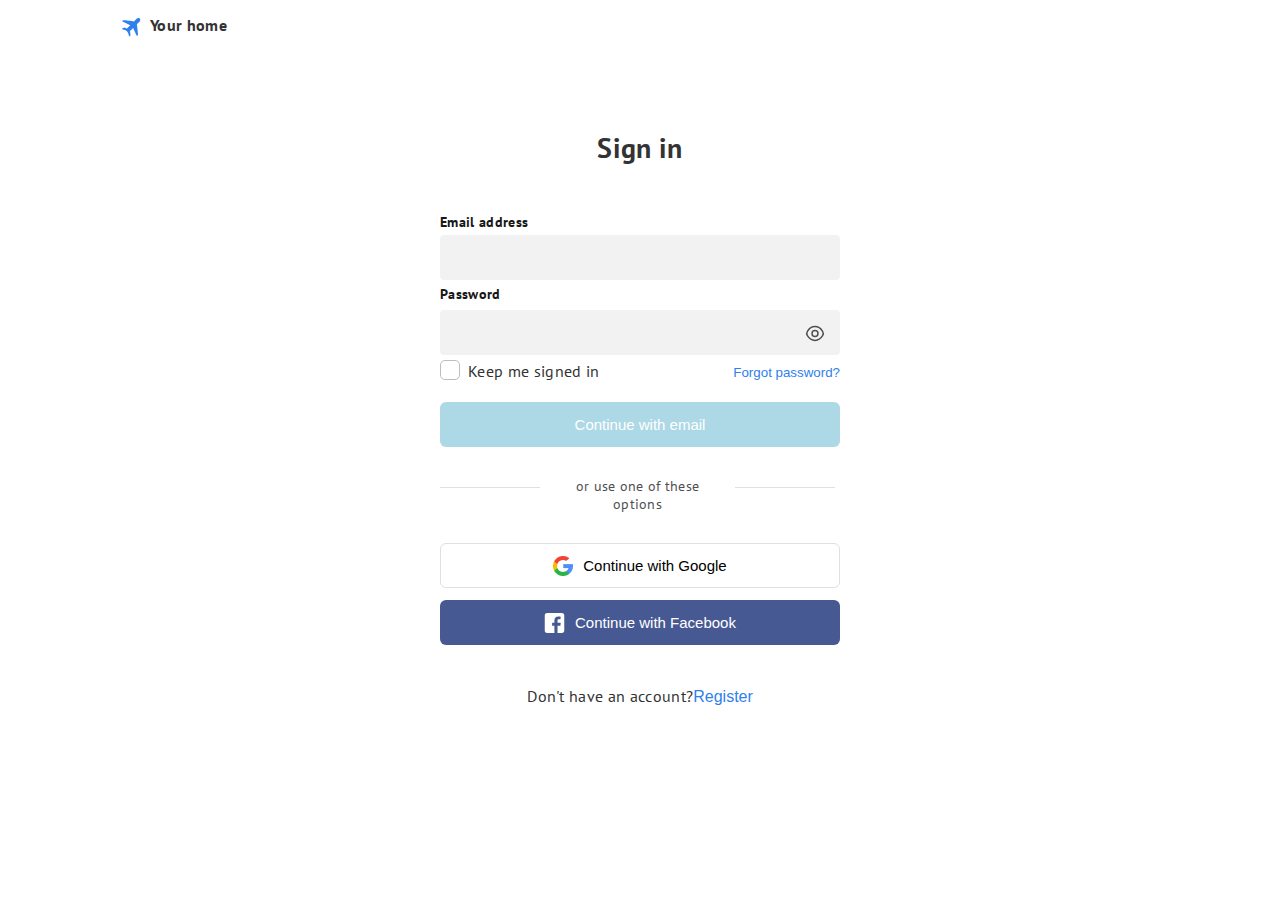
<file: sign-in.html>
<!DOCTYPE html>
<html lang="en">
  <head>
    <link
      rel="stylesheet"
      href="https://cdnjs.cloudflare.com/ajax/libs/font-awesome/5.14.0/css/all.min.css"
    />
    <!-- extra fonts -->
    <link
      href="https://fonts.googleapis.com/css?family=Great+Vibes&display=swap"
      rel="stylesheet"
    />
    <link rel="preconnect" href="https://fonts.googleapis.com" />
    <link rel="preconnect" href="https://fonts.gstatic.com" crossorigin />
    <link
      href="https://fonts.googleapis.com/css2?family=PT+Sans&family=Work+Sans:wght@400;500&display=swap"
      rel="stylesheet"
    />
    <link rel="stylesheet" href="style.css" />
    <link rel="stylesheet" type="text/css" href="media-query.css" />
    <link rel="icon" href="imgs/home-tab.png" type="image/x-icon" />
    <meta charset="UTF-8" />
    <meta name="viewport" content="width=device-width, initial-scale=1.0" />
    <meta
      name="description"
      content="Log in for to find a home that suits you!"
    />
    <title>Sign in</title>
  </head>

  <body>
    <div class="main-container-home">
      <header class="header-nav">
        <aside class="sidebar">
          <div class="sidebar-container">
            <div>
              <button class="close-btn"><i class="fas fa-times"></i></button>
            </div>
            <ul class="links">
              <li class="home-sidebar">
                <a a href="index.html" class="home">Home</a>
              </li>
              <li class="discover-sidebar">
                <a href="" class="discover">Discover</a>
              </li>
              <li class="activties-sidebar">
                <a href="" class="activties">Activties</a>
              </li>
              <li class="about-sidebar">
                <a href="" class="about">About</a>
              </li>
              <li class="contact-sidebar">
                <a href="" class="contact">Contact</a>
              </li>
              <li class="register-sidebar">
                <a href="sign-up.html" class="register">Register</a>
              </li>
              <li class="sign-in-sidebar">
                <a href="sign-in.html" class="sign-in">Sign-in</a>
              </li>
            </ul>
          </div>
        </aside>
        <button class="sidebar-burger-menu">
          <i class="fas fa-bars"></i>
        </button>
        <div class="nav-logo">
          <a href="index.html">
            <svg
              class="website-logo"
              xmlns="http://www.w3.org/2000/svg"
              width="24"
              height="24"
              viewBox="0 0 24 24"
              fill="none"
            >
              <path
                d="M3.414 13.7779C2.5 13.9999 2 15.1919 2 15.1919C2 15.1919 5.398 15.6259 6.949 17.3129C8.5 18.9999 9.071 22.2629 9.071 22.2629C9.071 22.2629 10.47 22.6979 10.485 20.8489C10.5 18.9999 9.778 17.3129 9.778 17.3129L13.091 13.9999L16.701 21.7039C16.701 21.7039 18.08 22.2299 18.04 20.3649C18 18.4999 16.85 10.2419 16.85 10.2419L19.678 7.41294C19.869 7.22845 20.0214 7.00776 20.1262 6.76375C20.231 6.51974 20.2862 6.2573 20.2885 5.99174C20.2908 5.72619 20.2402 5.46283 20.1396 5.21703C20.0391 4.97124 19.8906 4.74794 19.7028 4.56015C19.515 4.37237 19.2917 4.22386 19.0459 4.1233C18.8001 4.02274 18.5368 3.97213 18.2712 3.97444C18.0056 3.97675 17.7432 4.03192 17.4992 4.13674C17.2552 4.24156 17.0345 4.39392 16.85 4.58494L13.947 7.48794C13.947 7.48794 6.148 6.09394 3.824 6.29694C1.5 6.49994 2.559 7.56294 2.559 7.56294L10.203 11.2329L6.95 14.4859C6.95 14.4859 4.328 13.5559 3.414 13.7779Z"
                fill="#2F80ED"
              />
            </svg>
          </a>
          <a href="index.html"><p class="inline">Your home</p></a>
        </div>
      </header>
    </div>

    <main class="main-container-sign-in">
      <section class="sign-up-section">
        <h1>Sign in</h1>
        <form class="form-sign-in">
          <label class="label-email-box">Email address</label>
          <input class="text-box-email-signin" type="text" placeholder="" />
          <label class="label-password-box"> Password </label>
          <svg
            class="eye-password"
            xmlns="http://www.w3.org/2000/svg"
            width="20"
            height="21"
            viewBox="0 0 20 21"
            fill="none"
          >
            <path
              d="M12.9833 10.5C12.9833 12.15 11.6499 13.4833 9.99993 13.4833C8.34993 13.4833 7.0166 12.15 7.0166 10.5C7.0166 8.85 8.34993 7.51666 9.99993 7.51666C11.6499 7.51666 12.9833 8.85 12.9833 10.5Z"
              stroke="#4F4F4F"
              stroke-width="1.5"
              stroke-linecap="round"
              stroke-linejoin="round"
            />
            <path
              d="M9.99987 17.3916C12.9415 17.3916 15.6832 15.6583 17.5915 12.6583C18.3415 11.4833 18.3415 9.50831 17.5915 8.33331C15.6832 5.33331 12.9415 3.59998 9.99987 3.59998C7.0582 3.59998 4.31654 5.33331 2.4082 8.33331C1.6582 9.50831 1.6582 11.4833 2.4082 12.6583C4.31654 15.6583 7.0582 17.3916 9.99987 17.3916Z"
              stroke="#4F4F4F"
              stroke-width="1.5"
              stroke-linecap="round"
              stroke-linejoin="round"
            />
          </svg>
          <input class="text-box-password" type="password" placeholder="" />
          <div class="passowrd-line hide-password-line"></div>
          <!-- warning signin textbox -->
          <div class="warning-signin">
            <svg
              xmlns="http://www.w3.org/2000/svg"
              version="1.1"
              xmlns:xlink="http://www.w3.org/1999/xlink"
              width="20"
              height="20"
              x="0"
              y="0"
              viewBox="0 0 512 512"
              style="enable-background: new 0 0 512 512"
              xml:space="preserve"
              class=""
            >
              <g>
                <path
                  d="M256 0C114.497 0 0 114.507 0 256c0 141.503 114.507 256 256 256 141.503 0 256-114.507 256-256C512 114.497 397.493 0 256 0zm0 472c-119.393 0-216-96.615-216-216 0-119.393 96.615-216 216-216 119.393 0 216 96.615 216 216 0 119.393-96.615 216-216 216z"
                  fill="#FFF"
                  opacity="1"
                  data-original="#000000"
                  class=""
                ></path>
                <path
                  d="M256 128.877c-11.046 0-20 8.954-20 20V277.67c0 11.046 8.954 20 20 20s20-8.954 20-20V148.877c0-11.046-8.954-20-20-20z"
                  fill="#fff"
                  opacity="1"
                  data-original="#000000"
                  class=""
                ></path>
                <circle
                  cx="256"
                  cy="349.16"
                  r="27"
                  fill="#fff"
                  opacity="1"
                  data-original="#000000"
                  class=""
                ></circle>
              </g>
            </svg>
            <p>Please re-enter your email</p>
          </div>

          <div class="warning-signin-pw">
            <svg
              xmlns="http://www.w3.org/2000/svg"
              version="1.1"
              xmlns:xlink="http://www.w3.org/1999/xlink"
              width="20"
              height="20"
              x="0"
              y="0"
              viewBox="0 0 512 512"
              style="enable-background: new 0 0 512 512"
              xml:space="preserve"
              class=""
            >
              <g>
                <path
                  d="M256 0C114.497 0 0 114.507 0 256c0 141.503 114.507 256 256 256 141.503 0 256-114.507 256-256C512 114.497 397.493 0 256 0zm0 472c-119.393 0-216-96.615-216-216 0-119.393 96.615-216 216-216 119.393 0 216 96.615 216 216 0 119.393-96.615 216-216 216z"
                  fill="#FFF"
                  opacity="1"
                  data-original="#000000"
                  class=""
                ></path>
                <path
                  d="M256 128.877c-11.046 0-20 8.954-20 20V277.67c0 11.046 8.954 20 20 20s20-8.954 20-20V148.877c0-11.046-8.954-20-20-20z"
                  fill="#fff"
                  opacity="1"
                  data-original="#000000"
                  class=""
                ></path>
                <circle
                  cx="256"
                  cy="349.16"
                  r="27"
                  fill="#fff"
                  opacity="1"
                  data-original="#000000"
                  class=""
                ></circle>
              </g>
            </svg>
            <p>Please re-enter your password</p>
          </div>
        </form>

        <div class="keepme-sign-in-forgot">
          <div class="keepme-sign-in">
            <div class="keepme-sign-in-box"></div>
            <p>Keep me signed in</p>
          </div>
          <a href="forgot-pw.html"
            ><button class="forgot-btn">Forgot password?</button></a
          >
        </div>

        <a class="btn-sign-in" href="index.html"
          ><button class="sign-in-button">Continue with email</button></a
        >

        <div class="flex-2lines-text">
          <div class="under-sign-up-lines"></div>
          <p class="text-between-lines">or use one of these options</p>
          <div class="under-sign-up-lines"></div>
        </div>
        <button class="sign-in-google-button">
          <img src="imgs/google-icon.png" />Continue with Google
        </button>
        <button class="sign-in-facebook-button">
          <svg
            xmlns="http://www.w3.org/2000/svg"
            width="21"
            height="20"
            viewBox="0 0 21 20"
            fill="none"
          >
            <g clip-path="url(#clip0_4_993)">
              <path
                d="M17.8048 0H3.19504C1.70664 0 0.5 1.20659 0.5 2.69504V17.3049C0.5 18.7933 1.70659 19.9999 3.19504 19.9999H10.4005L10.4128 12.853H8.55602C8.31472 12.853 8.11887 12.6579 8.11794 12.4166L8.10904 10.1129C8.10811 9.87025 8.30454 9.67308 8.54716 9.67308H10.4005V7.44709C10.4005 4.86384 11.9782 3.45724 14.2827 3.45724H16.1736C16.4155 3.45724 16.6117 3.65339 16.6117 3.89537V5.83789C16.6117 6.07978 16.4157 6.27587 16.1739 6.27602L15.0134 6.27655C13.7602 6.27655 13.5175 6.87207 13.5175 7.74602V9.67313H16.2713C16.5337 9.67313 16.7372 9.90225 16.7063 10.1628L16.4333 12.4666C16.4071 12.687 16.2202 12.8531 15.9982 12.8531H13.5298L13.5175 20H17.8049C19.2933 20 20.4999 18.7934 20.4999 17.305V2.69504C20.4998 1.20659 19.2932 0 17.8048 0Z"
                fill="white"
              />
            </g>
            <defs>
              <clipPath id="clip0_4_993">
                <rect
                  width="20"
                  height="20"
                  fill="white"
                  transform="translate(0.5)"
                />
              </clipPath>
            </defs>
          </svg>
          Continue with Facebook
        </button>

        <div class="sign-up-instaed">
          <p>Don't have an account?</p>
          <a href="sign-up.html"
            ><button class="sign-up-sign-in-page">Register</button></a
          >
        </div>
      </section>
    </main>
    <script src="commonFeatures.js"></script>
    <script src="signIn.js"></script>
  </body>
</html>
</file>
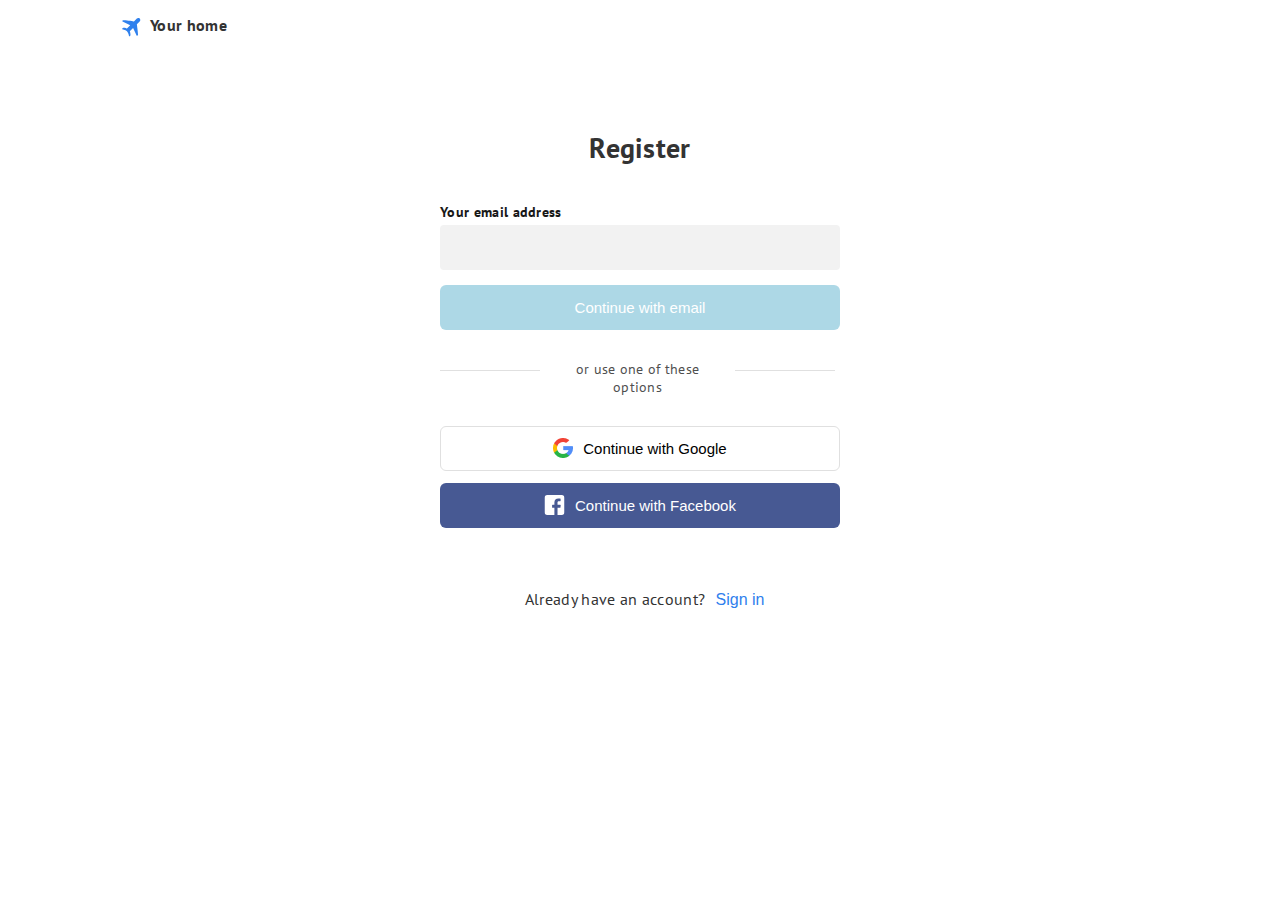
<file: sign-up.html>
<!DOCTYPE html>
<html lang="en">
  <head>
    <link
      rel="stylesheet"
      href="https://cdnjs.cloudflare.com/ajax/libs/font-awesome/5.14.0/css/all.min.css"
    />
    <!-- extra fonts -->
    <link
      href="https://fonts.googleapis.com/css?family=Great+Vibes&display=swap"
      rel="stylesheet"
    />
    <link rel="preconnect" href="https://fonts.googleapis.com" />
    <link rel="preconnect" href="https://fonts.gstatic.com" crossorigin />
    <link
      href="https://fonts.googleapis.com/css2?family=PT+Sans&family=Work+Sans:wght@400;500&display=swap"
      rel="stylesheet"
    />
    <link rel="stylesheet" href="style.css" />
    <link rel="stylesheet" type="text/css" href="media-query.css" />
    <link rel="icon" href="imgs/home-tab.png" type="image/x-icon" />
    <meta charset="UTF-8" />
    <meta name="viewport" content="width=device-width, initial-scale=1.0" />
    <meta
      name="description"
      content="Sign up for to find a home that suits you!"
    />
    <title>Sign up</title>
  </head>
  <body>
    <div class="main-container-home">
      <header class="header-nav">
        <!-- burger menu sidebar for responsive screens -->

        <aside class="sidebar">
          <div class="sidebar-container">
            <div>
              <button class="close-btn"><i class="fas fa-times"></i></button>
            </div>
            <ul class="links">
              <li class="home-sidebar">
                <a a href="index.html" class="home">Home</a>
              </li>
              <li class="discover-sidebar">
                <a href="" class="discover">Discover</a>
              </li>
              <li class="activties-sidebar">
                <a href="" class="activties">Activties</a>
              </li>
              <li class="about-sidebar">
                <a href="" class="about">About</a>
              </li>
              <li class="contact-sidebar">
                <a href="" class="contact">Contact</a>
              </li>
              <li class="register-sidebar">
                <a href="sign-up.html" class="register">Register</a>
              </li>
              <li class="sign-in-sidebar">
                <a href="sign-in.html" class="sign-in">Sign-in</a>
              </li>
            </ul>
          </div>
        </aside>
        <button class="sidebar-burger-menu">
          <i class="fas fa-bars"></i>
        </button>
        <div class="nav-logo">
          <a href="index.html">
            <svg
              class="website-logo"
              xmlns="http://www.w3.org/2000/svg"
              width="24"
              height="24"
              viewBox="0 0 24 24"
              fill="none"
            >
              <path
                d="M3.414 13.7779C2.5 13.9999 2 15.1919 2 15.1919C2 15.1919 5.398 15.6259 6.949 17.3129C8.5 18.9999 9.071 22.2629 9.071 22.2629C9.071 22.2629 10.47 22.6979 10.485 20.8489C10.5 18.9999 9.778 17.3129 9.778 17.3129L13.091 13.9999L16.701 21.7039C16.701 21.7039 18.08 22.2299 18.04 20.3649C18 18.4999 16.85 10.2419 16.85 10.2419L19.678 7.41294C19.869 7.22845 20.0214 7.00776 20.1262 6.76375C20.231 6.51974 20.2862 6.2573 20.2885 5.99174C20.2908 5.72619 20.2402 5.46283 20.1396 5.21703C20.0391 4.97124 19.8906 4.74794 19.7028 4.56015C19.515 4.37237 19.2917 4.22386 19.0459 4.1233C18.8001 4.02274 18.5368 3.97213 18.2712 3.97444C18.0056 3.97675 17.7432 4.03192 17.4992 4.13674C17.2552 4.24156 17.0345 4.39392 16.85 4.58494L13.947 7.48794C13.947 7.48794 6.148 6.09394 3.824 6.29694C1.5 6.49994 2.559 7.56294 2.559 7.56294L10.203 11.2329L6.95 14.4859C6.95 14.4859 4.328 13.5559 3.414 13.7779Z"
                fill="#2F80ED"
              />
            </svg>
          </a>
          <a href="index.html"><p class="inline">Your home</p></a>
        </div>
      </header>
    </div>

    <main class="main-container-sign-up">
      <section class="sign-up-section">
        <h1>Register</h1>
        <form class="form-sign-up">
          <label class="label-email-box"> Your email address </label>
          <input class="text-box" type="text" placeholder="" />
          <div class="warning-create">
        </form>
          <svg
            xmlns="http://www.w3.org/2000/svg"
            version="1.1"
            xmlns:xlink="http://www.w3.org/1999/xlink"
            width="20"
            height="20"
            x="0"
            y="0"
            viewBox="0 0 512 512"
            style="enable-background: new 0 0 512 512"
            xml:space="preserve"
            class=""
          >
            <g>
              <path
                d="M256 0C114.497 0 0 114.507 0 256c0 141.503 114.507 256 256 256 141.503 0 256-114.507 256-256C512 114.497 397.493 0 256 0zm0 472c-119.393 0-216-96.615-216-216 0-119.393 96.615-216 216-216 119.393 0 216 96.615 216 216 0 119.393-96.615 216-216 216z"
                fill="#FFF"
                opacity="1"
                data-original="#000000"
                class=""
              ></path>
              <path
                d="M256 128.877c-11.046 0-20 8.954-20 20V277.67c0 11.046 8.954 20 20 20s20-8.954 20-20V148.877c0-11.046-8.954-20-20-20z"
                fill="#fff"
                opacity="1"
                data-original="#000000"
                class=""
              ></path>
              <circle
                cx="256"
                cy="349.16"
                r="27"
                fill="#fff"
                opacity="1"
                data-original="#000000"
                class=""
              ></circle>
            </g>
          </svg>
          <p>Please re-enter your email</p>
        </div>
        <a class="btn-sign-up" href="create-pw.html"
          ><button class="sign-up-button">Continue with email</button></a
        >
        <div class="flex-2lines-text">
          <div class="under-sign-up-lines"></div>
          <p class="text-between-lines">or use one of these options</p>
          <div class="under-sign-up-lines"></div>
        </div>
        <button class="sign-up-google-button">
          <img src="imgs/google-icon.png" />Continue with Google
        </button>
        <button class="sign-up-facebook-button">
          <svg
            xmlns="http://www.w3.org/2000/svg"
            width="21"
            height="20"
            viewBox="0 0 21 20"
            fill="none"
          >
            <g clip-path="url(#clip0_4_993)">
              <path
                d="M17.8048 0H3.19504C1.70664 0 0.5 1.20659 0.5 2.69504V17.3049C0.5 18.7933 1.70659 19.9999 3.19504 19.9999H10.4005L10.4128 12.853H8.55602C8.31472 12.853 8.11887 12.6579 8.11794 12.4166L8.10904 10.1129C8.10811 9.87025 8.30454 9.67308 8.54716 9.67308H10.4005V7.44709C10.4005 4.86384 11.9782 3.45724 14.2827 3.45724H16.1736C16.4155 3.45724 16.6117 3.65339 16.6117 3.89537V5.83789C16.6117 6.07978 16.4157 6.27587 16.1739 6.27602L15.0134 6.27655C13.7602 6.27655 13.5175 6.87207 13.5175 7.74602V9.67313H16.2713C16.5337 9.67313 16.7372 9.90225 16.7063 10.1628L16.4333 12.4666C16.4071 12.687 16.2202 12.8531 15.9982 12.8531H13.5298L13.5175 20H17.8049C19.2933 20 20.4999 18.7934 20.4999 17.305V2.69504C20.4998 1.20659 19.2932 0 17.8048 0Z"
                fill="white"
              />
            </g>
            <defs>
              <clipPath id="clip0_4_993">
                <rect
                  width="20"
                  height="20"
                  fill="white"
                  transform="translate(0.5)"
                />
              </clipPath>
            </defs>
          </svg>
          Continue with Facebook
        </button>

        <div class="sign-in-instaed">
          <p class="have-account">Already have an account?</p>
          <a href="sign-in.html"
            ><button class="sign-in-sign-up-page">Sign in</button></a>
        </div>
      </section>
    </main>

    <script src="signUp.js"></script>
    <script src="commonFeatures.js"></script>
  </body>
</html>
</file>
<file: style.css>
:root {
  --mainColor: #2f80ed;
  --textColor: #333;
  --lightGrayText: #4f4f4f;
  --headingTextColor: #181818;
  --whiteColor: #ffffff;
}
* {
  -webkit-box-sizing: border-box;
  -moz-box-sizing: border-box;
  box-sizing: border-box;
  padding: 0;
  margin: 0;
}
html {
  scroll-behavior: smooth;
}
body {
  color: var(--textColor);
  font-family: "PT Sans", sans-serif;
  font-size: 16px;
  font-style: normal;
  font-weight: 400;
  line-height: 140%;
  letter-spacing: 0.32px;
}
D h1,
h2,
h3,
h4 {
  color: var(--headingTextColor);
}
button {
  cursor: pointer;
}
.main-container-home,
.main-container-search-results {
  /* to make padding works even in mobile size screens */
  padding-right: 20px;
  padding-left: 20px;
  /* to set all elements in the center verticlly */
  margin-right: auto;
  margin-left: auto;
  /* set the width for the container */
  width: calc(100% - 200px);
}

.header-nav,
.header-nav-login {
  position: relative;
  display: flex;
  justify-content: space-between;
  align-items: center;
  padding-top: 14px;
  padding-bottom: 14px;
  margin-bottom: 12px;
}

/* navigation bar styling */
.nav-logo {
  position: relative;
  width: 105px;
}

.inline {
  position: absolute;
  display: inline;
  left: 30px;
  font-weight: 600;
  width: 78px;
}
a {
  text-decoration: none;
  color: var(--textColor);
}
a:hover {
  color: var(--mainColor);
}
.nav-links li,
.nav-links-loged-in li,
.nav-links-loged-in-search-results li {
  list-style: none;
  display: inline;
  font-size: 16px;
}
.header-loged-in-nav-search-results .nav-logo {
  padding-top: 16px;
}
.nav-links-loged-in-search-results {
  padding-top: 16px;
}
.nav-link {
  padding-left: 48px;
}

.register-btn {
  display: inline-flex;
  padding: 10px 18px;
  justify-content: center;
  align-items: center;
  border-radius: 6px;
  border: 1px solid var(--mainColor);
  background: #fff;
  color: var(--mainColor);
}
.sign-in-btn {
  display: inline-flex;
  padding: 10px 18px;
  justify-content: center;
  align-items: center;
  border-radius: 6px;
  border: 1px solid var(--mainColor);
  background: var(--mainColor);
  color: var(--whiteColor);
  margin-left: 10px;
}
.sign-in-btn:hover,
.register-btn:hover,
.download-mobile-app:hover {
  transform: scale(110%);
  cursor: pointer;
}

.sidebar {
  position: absolute;
  height: 100vh;
  width: 250px;
  margin: 0;
  padding: 0;
  left: 0;
  top: 0;
  background-color: white;
  transition: 600ms;
  transform: translate(-100%);
  z-index: 1;
}
.sidebar-container {
  position: relative;
  display: none;
}
.sidebar-burger-menu {
  font-size: 24px;
  border-radius: 0;
  color: var(--lightGrayText);
  display: none;
}

.left-arrow,
.right-arrow,
.surprise,
.close-btn,
.sidebar-burger-menu {
  background-color: transparent;
  border: none;
  padding: 0;
  position: absolute;
}

.sidebar-burger-menu:hover {
  color: var(--mainColor);
  cursor: pointer;
}
.show-sidebar {
  transform: translate(0);
}
.show-sidebar-container {
  display: block;
}
.close-btn {
  position: absolute;
  top: 20px;
  right: 15px;
  color: rgb(206, 14, 14);
  font-size: 22px;
  margin: 0;
  padding: 0;
}
.close-btn:hover {
  transform: rotate(360deg);
  transition: 1000ms;
  cursor: pointer;
}
.home-sidebar,
.discover-sidebar,
.activties-sidebar,
.about-sidebar,
.contact-sidebar,
.register-sidebar,
.sign-in-sidebar {
  position: absolute;
  top: 100px;
  left: 0px;
  height: 50px;
  width: 350px;
  list-style: none;
}
.home,
.discover,
.activties,
.about,
.contact,
.register,
.sign-in {
  font-size: 22px;
  margin: 0;
  padding: 0;
  position: absolute;
  left: 50px;
  text-decoration: none;
}
.home,
.discover,
.activties,
.about,
.contact {
  color: var(--lightGrayText);
}

.register,
.sign-in {
  color: var(--mainColor);
}

.discover-sidebar {
  top: 150px;
}
.activties-sidebar {
  top: 210px;
}
.about-sidebar {
  top: 260px;
}
.contact-sidebar {
  top: 310px;
}
.register-sidebar {
  top: 360px;
  display: none;
}
.sign-in-sidebar {
  top: 410px;
  display: none;
}

/* start of banner */
.banner-section {
  position: relative;
  background-image: url(imgs/banner2.jpg);
  background-size: cover;
  background-repeat: round;
  height: 500px;
  border-radius: 10px;
}
.overlay,
.overlay-inspiration {
  position: absolute;
  left: 0;
  top: 0;
  border-radius: 10px;
  height: 100%;
  width: 100%;
  background-color: rgb(0 0 0 / 30%);
}

.banner-section h1 {
  position: absolute;
  color: var(--whiteColor);
  left: 50%;
  top: 180px;
  transform: translate(-50%, -50%);
  margin: 0;
  padding: 0;
  font-size: 32px;
  line-height: normal;
  width: 373px;
}

.banner-qoute {
  font-size: 20px;
  width: 650px;
  line-height: 140%;
  position: absolute;
  font: 20px;
  color: var(--whiteColor);
  font-weight: 500;
  width: 518px;
  top: 248px;
  left: 50%;
  transform: translate(-50%, -50%);
  text-align: center;
  padding: 0;
  margin: 0;
}

.search-nav-container {
  width: calc(100% - 200px);
}
.search-nav-container,
.search-results-nav-container {
  margin-right: auto;
  margin-left: auto;
}
.main-container-place-details .search-nav-container {
  margin-top: 40px;
  width: 100%;
}

.search-place-nav,
.search-results-place-nav,
.place-details-place-nav {
  position: relative;
  height: 64px;
  flex-shrink: 0;
  border-radius: 8px;
  background: var(--whiteColor);
  box-shadow: 0px 4px 37px 0px rgba(0, 0, 0, 0.15);
  margin-top: -15px;
}

.search-place-form,
.search-results-place-form {
  position: absolute;
  display: flex;
  justify-content: space-between;
  width: calc(100% - 250px);
  right: 60%;
  top: 50%;
  transform: translate(50%, -50%);
}
.main-container-place-details .search-place-form {
  width: calc(100% - 350px);
}

.search-nav-container2,
.search-nav-container-place {
  margin-right: auto;
  margin-left: auto;
  display: none;
}
.search-nav-container2 {
  width: calc(100% - 500px);
}
.search-nav-container-place {
  width: 80%;
}
.search-place-nav-responsive {
  position: relative;
  width: 324px;
  height: 345px;
  border-radius: 8px;
  background: var(--whiteColor);
  box-shadow: 0px 4px 37px 0px rgba(0, 0, 0, 0.15);
  margin-left: 50%;
  transform: translate(-50%, 0%);
  margin-top: -80px;
  display: none;
}
.search-place-form-responsive {
  position: absolute;
  display: flex;
  gap: -5px;
  flex-direction: column;
  align-items: center;
  width: calc(100% - 30px);
  right: 50%;
  top: 40%;
  transform: translate(50%, -50%);
}
.search-place-nav-responsive {
  display: flex;
  flex-direction: column;
}

.search-nav-btn1,
.search-nav-btn2 {
  background-color: var(--mainColor);
  color: var(--whiteColor);
  display: flex;
  width: 148px;
  padding: 12px 18px;
  height: 43;
  justify-content: center;
  align-items: center;
  gap: 10px;
  border-radius: 6px;
  border-color: transparent;
  position: absolute;
  transition: all 0.9s ease;
}
.search-nav-btn1:hover,
.search-nav-btn2:hover {
  background-color: #144e9d;
}
.search-nav-btn1 {
  right: 50%;
  top: 90%;
  transform: translate(50%, -50%);
}
.search-nav-btn2 {
  right: 10%;
  top: 50%;
  transform: translate(50%, -50%);
}

.search-place-nav button p {
  font-size: 15px;
  font-weight: 600;
}

.location-input-search,
.check-in-input-search,
.check-out-input-search,
.guests-input-search,
.check-in-input-search-rooms,
.check-out-input-search-rooms,
.guests-input-search-rooms,
.checkout-input,
.checkout-input-first-name,
.phone-number-input,
.name-on-card-input,
.debit-card-input,
.security-code-input,
.zip-code-input,
.coupon-input {
  position: relative;
  padding: 13px 14px 14px 14px;
  align-items: center;
  border-radius: 4px;
  background: var(--Gray-6, #f2f2f2);
  color: var(--lightGrayText);
  border-radius: 4px;
  border-color: transparent;
}
.check-in-input-search-rooms,
.check-out-input-search-rooms,
.guests-input-search-rooms {
  width: 270px;
}

input:focus {
  outline-color: var(--mainColor);
}
.name-on-card-input {
  width: 500px;
}
.location-input-search {
  padding: 11px 12px 12px 12px;
  align-items: center;
  gap: 10px;
}
.check-in-input-search {
  width: 170px;
}
.check-out-input-search {
  width: 170px;
}
.guests-input-search {
  width: 210px;
}

.covid-restrictions-warning,
.covid-restrictions-warning-checkout {
  position: relative;
  height: 72px;
  border-radius: 8px;
  background: #fcefca;
  margin-top: 50px;
  margin-bottom: 50px;
}
.covid-restrictions-warning-checkout {
  margin-top: 30px;
  margin-bottom: 30px;
}

.warning-covid-icon {
  position: absolute;
  top: 20px;
  left: 24px;
}

.covid-text,
.span-covid-text {
  color: var(--textColor);
  font-size: 16px;
  font-weight: 500;
  display: inline;
}
.covid-text {
  position: absolute;
  left: 72px;
  top: 25px;
}

.span-covid-text {
  color: var(--mainColor);
}

.section1-enjoy-vacation h1 {
  font-size: 28px;
  line-height: 140%;
  width: fit-content;
}
.section1-enjoy-vacation p {
  margin-top: 16px;
  color: var(--textColor);
  font-size: 16px;
  font-weight: 500;
  width: 638px;
}

.choose-country-section {
  display: flex;
  justify-content: space-between;
  margin-top: 30px;
  margin-bottom: 60px;
  gap: 14px;
}
.flex-countries {
  display: flex;
  justify-content: space-between;
  gap: 14px;
}
.choose-country-section-article {
  margin-top: 20px;
  margin-right: 10px;
}

.choose-country-section-article-img {
  width: 103%;
  height: 220px;
  flex-shrink: 0;
  border-radius: 8px;
  transition: all 0.5s ease;
}
.choose-country-section-article-img:hover {
  cursor: pointer;
  filter: brightness(130%);
}

.choose-country-section-article h2 {
  margin-top: 12px;
  color: var(--headingTextColor);
  font-size: 20px;
}

.choose-country-section-article p {
  margin-top: 4px;
  color: var(--headingTextColor);
  font-weight: 500;
}

.inspiration-section {
  display: flex;
  justify-content: space-between;
  flex-wrap: wrap;
  margin-left: 0px;
  margin-bottom: 60px;
}
.inspiration-heading,
.popular-hotels-section-heading {
  font-size: 28px;
  margin-bottom: 24px;
  line-height: 140%;
  transition-duration: 1000ms;
}

.inspiration-article1 {
  background-image: url(imgs/section2-article1.jpg);
}
.inspiration-article2 {
  background-image: url(imgs/article2-section2.png);
}
.inspiration-article3 {
  background-image: url(imgs/article3-section2.png);
}
.inspiration-article1,
.inspiration-article2,
.inspiration-article3 {
  position: relative;
  width: 413px;
  height: 280px;
  flex-shrink: 0;
  margin-top: 20px;
  border-radius: 8px;
  background-size: cover;
}
.inspiration-article1,
.inspiration-article2 {
  margin-right: 10px;
}

.inspiration-article1,
.inspiration-article2,
.inspiration-article3 .overlay {
  border-radius: 8px;
}

.h2-inspiration {
  top: 70%;
  position: absolute;
  bottom: 72px;
  left: 20px;
  color: var(--whiteColor);
  font-size: 20px;
  font-weight: 600;
  line-height: normal;
  transition-duration: 1000ms;
}

.p-inspiration {
  position: absolute;
  color: var(--whiteColor);
  font-size: 16px;
  font-weight: 500;
  line-height: 140%;
  top: 180px;
  left: 20px;
  transition-duration: 1000ms;
}

.inspiration-article1:hover,
.inspiration-article2:hover,
.inspiration-article3:hover,
.popular-section-article-img:hover {
  cursor: pointer;
}
.p-inspiration {
  display: none;
}
.inspiration-article1:hover,
.inspiration-article2:hover,
.inspiration-article3:hover {
  .h2-inspiration {
    top: 40%;
  }
  .p-inspiration {
    display: block;
  }
}
.popular-hotels-section {
  position: relative;
  display: flex;
  justify-content: space-between;
  flex-wrap: wrap;
  margin-bottom: 60px;
}

.popular-section-article1 img,
.popular-section-article2 img,
.popular-section-article3 img,
.popular-section-article4 img {
  width: 305px;
  height: 300px;
  flex-shrink: 0;
  border-radius: 8px;
  margin-right: 10px;
}

.popular-hotels-section h2 {
  margin-top: 12px;
  color: var(--headingTextColor);
  font-size: 20px;
  line-height: 140%;
}
.popular-hotels-section p {
  margin-top: 4px;
  color: var(--headingTextColor);
  font-weight: 500;
  margin-bottom: 20px;
}
.popular-section-article-img {
  transition: all 0.3s ease;
}
.popular-section-article-img:hover {
  transform: translate(0, -4%);
}
.down-banner {
  position: relative;
  background-image: url(imgs/downBanner.jpg);
  background-size: cover;
  height: 280px;
  border-radius: 8px;
  margin-bottom: 100px;
}

.down-banner h1 {
  position: absolute;
  width: 500px;
  color: var(--whiteColor);
  font-size: 28px;
  font-weight: 700;
  line-height: 140%;
  top: 64px;
  left: 68px;
}

.download-mobile-app {
  position: absolute;
  padding: 12px 18px;
  display: flex;
  justify-content: center;
  align-items: center;
  gap: 10px;
  color: var(--whiteColor);
  border-radius: 6px;
  background-color: var(--mainColor);
  border-color: transparent;
  top: 172px;
  left: 69px;
}

.down-banner img {
  position: absolute;
  width: 719.712px;
  height: 515.599px;
  transform: rotate(-15deg);
  top: -70;
  left: 0;
  mix-blend-mode: overlay;
}

.explore-dream-place {
  margin-bottom: 80px;
  margin-right: 50%;
  transform: translate(50%, -50%);
  text-align: center;
  line-height: 200%;
}

.explore-dream-place h1 {
  font-size: 28px;
  margin-bottom: 16px;
}

.explore-dream-place p {
  color: var(--mainColor);
  font-size: 16px;
  font-weight: 500;
}

.footer {
  display: flex;
  justify-content: space-between;
  flex-wrap: wrap;
}
.flex-list {
  display: flex;
  justify-content: space-between;
  width: 400px;
}
.footer ul {
  list-style: none;
}

.footer ul li {
  margin-bottom: 10px;
}

.footer h4 {
  margin-bottom: 20px;
}

.logo-title,
.logo-title-promo-blue,
.logo-search-results-page {
  position: absolute;
  display: inline;
  left: 30px;
  font-weight: 600;
  width: 78px;
}
.logo-title-promo-blue {
  color: white;
}
.footer .nav-logo p {
  width: 197px;
  margin-left: 27px;
}

.footer p {
  font-weight: 500;
  font-size: 14px;
  line-height: 140%;
  color: #4f4f4f;
}

.footer ul a {
  color: var(--mainColor);
}

.under-footer {
  position: relative;
  background-color: #ebebeb;
  height: 40px;
  flex-shrink: 0;
  margin-top: 60px;
}

.under-footer p {
  position: absolute;
  display: inline;
  top: 10px;
  left: 30px;
  font-size: 14px;
  color: #4f4f4f;
  width: 140px;
}

.under-footer svg {
  position: absolute;
  top: 14px;
  left: 10px;
}
.container-down-banner {
  /* to make padding works even in mobile size screens */
  /* to set all elements in the center verticlly */
  margin-right: auto;
  margin-left: auto;
  /* set the width for the container */
  width: 100%;
}

/* animation code */
.hidden {
  opacity: 0;
  transform: translateX(-100%);
  transition: all 700ms;
}
.show {
  opacity: 1;
  transform: translateX(0);
}

.popular-section-article1,
.article1,
.inspiration-article1 {
  transition-delay: 200ms;
  z-index: 4;
}

.popular-section-article2,
.article2,
.inspiration-article2 {
  transition-delay: 450ms;
  z-index: 3;
}

.popular-section-article3,
.article3,
.inspiration-article3 {
  transition-delay: 700ms;
  z-index: 2;
}
.popular-section-article4,
.article4 {
  transition-delay: 950ms;
  z-index: 1;
}
/* end animation code */

/*  */
/* CSS for sign up page */
/*  */
.main-container-sign-up,
.main-container-sign-in,
.main-container-create-pw,
.main-container-check-inbox {
  /* to make padding works even in mobile size screens */
  padding-right: 20px;
  padding-left: 20px;
  /* to set all elements in the center verticlly */
  margin-right: auto;
  margin-left: auto;
  /* set the width for the container */
  width: 440px;
}

.sign-up-section,
.Forgot-pw-section,
.create-password-section,
.check-inbox-section {
  text-align: center;
  margin-top: 80px;
  margin-right: auto;
  margin-left: auto;
}
.sign-up-section h1 {
  font-size: 28px;
  margin-bottom: 65px;
  display: flex;
  justify-content: center;
}

.text-box,
.text-box-password,
.text-box-create,
.text-box-email-signin,
.text-box-forgot {
  position: relative;
  display: flex;
  height: 45px;
  width: 100%;
  padding: 11px 12px 12px 12px;
  align-items: center;
  gap: 10px;
  border-radius: 4px;
  background: var(--Gray-6, #f2f2f2);
  border-color: transparent;
  margin-bottom: 15px;
}
.text-box-password {
  margin-top: 30px;
}
.warning-login,
.warning-create,
.warning-signin,
.warning-signin-pw {
  display: flex;
  gap: 10px;
  position: absolute;
  padding: 15px;
  border-radius: 8px;
  background-color: #cc0000;
  color: white;
}
.warning-login,
.warning-create,
.warning-signin {
  top: -3px;
  right: -265px;
}
.warning-signin-pw {
  top: 71px;
  right: -296px;
}
.warning-login p::before,
.warning-create p::before,
.warning-signin p::before,
.warning-signin-pw p::before {
  content: "";
  border-width: 10px;
  border-style: solid;
  border-color: transparent #cc0000 transparent transparent;
  position: absolute;
}
.warning-login p::before {
  left: -62px;
  top: 0px;
}
.warning-signin-pw p::before {
  left: -19px;
  top: 16px;
}
.warning-create p::before {
  left: -63px;
  top: 3px;
}
.warning-signin p::before {
  left: -18px;
  top: 17px;
}
.warning-login p,
.warning-create p {
  font-size: 14px;
  position: relative;
}
.fa-circle-exclamation {
  font-size: 20px;
}
.email-text-box {
  position: relative;
}
.form-sign-up {
  position: relative;
}
.label-email-box {
  top: -22px;
  left: 0;
}

.sign-up-button,
.sign-in-button,
.forgot-pw-button,
.back-to-sign-inbox-button {
  color: white;
  display: flex;
  font-size: 15px;
  font-weight: 500;
  height: 45px;
  width: 100%;
  justify-content: center;
  align-items: center;
  gap: 10px;
  border-radius: 6px;
  background: var(--Blue-1, #2f80ed);
  border-color: transparent;
}
.sign-up-button:hover,
.sign-in-button:hover,
.forgot-pw-button:hover,
.back-to-sign-inbox-button:hover {
  background-color: #004eb4;
  cursor: pointer;
}
button {
  transition: all 0.9s ease;
}
button:hover {
}
.under-sign-up-lines {
  width: 100px;
  height: 1px;
  margin-top: 10px;
  background: #e0e0e0;
}
.flex-2lines-text {
  margin-top: 30px;
  margin-bottom: 30px;
  display: flex;
  gap: 10px;
}

.text-between-lines {
  color: var(--Gray-2, #4f4f4f);
  font-size: 14px;
  font-weight: 500;
  width: 175px;
  line-height: 18px; /* 128.571% */
  letter-spacing: 0.28px;
}

.sign-up-google-button,
.sign-in-google-button {
  display: flex;
  height: 45px;
  width: 100%;
  font-size: 15px;
  font-weight: 500;
  justify-content: center;
  align-items: center;
  gap: 10px;
  border-radius: 6px;
  border: 1px solid var(--Gray-5, #e0e0e0);
  background: #fff;
  margin-bottom: 12px;
}

.sign-up-facebook-button,
.sign-in-facebook-button {
  display: flex;
  height: 45px;
  width: 100%;
  font-size: 15px;
  font-weight: 500;
  justify-content: center;
  align-items: center;
  gap: 10px;
  border-radius: 6px;
  background: #475993;
  color: white;
  border: transparent;
}

.sign-in-instaed,
.sign-up-instaed {
  position: absolute;
  display: flex;
  left: 50%;
  transform: translate(-50%, 0%);
}
.sign-in-instaed {
  margin-top: 60px;
}
.have-account {
  width: 200px;
}
.sign-in-instaed button {
  width: 50px;
}
.sign-up-instaed {
  margin-top: 40px;
}

.sign-in-sign-up-page,
.sign-up-sign-in-page {
  background-color: transparent;
  border: none;
  font-size: 16px;
  color: var(--mainColor);
}
/*  */
/* CSS for sign in page */
/*  */
.password-text-box,
.create-password-text-box,
.rewrite-password-text-box {
  position: relative;
}
.label-password-box {
  position: absolute;
  top: 50px;
  left: 0;
}
.password-text-box::before {
  content: "Password";
}
.create-password-text-box::before {
  content: "Password";
}
.rewrite-password-text-box::before {
  content: "Confirm password";
}

.eye-password-create,
.eye-password {
  position: absolute;
  z-index: 1;
  cursor: pointer;
}
.passowrd-line,
.password-line-create {
  position: absolute;
  width: 20px;
  z-index: 1;
  height: 2px;
  background-color: var(--textColor);
  transform: rotate(-45deg);
  border-radius: 20px;
}
.passowrd-line {
  top: 97px;
  right: 15px;
}
.password-line-create {
  top: 20px;
  right: 16px;
}
.password-line-create2 {
  bottom: 22px;
  right: 16px;
}
.hide-password-line {
  display: none;
}
.eye-password {
  right: 15px;
  top: 88px;
}
.eye-password-create {
  top: 10px;
  right: 15px;
}
.form-sign-in {
  position: relative;
  top: 10px;
  left: 50%;
  transform: translate(-50%);
}
.eye-password:nth-child(2) {
  top: 106px;
  right: 15px;
}
.keepme-sign-in-box {
  width: 20px;
  height: 20px;
  flex-shrink: 0;
  border-radius: 5px;
  border: 1px solid var(--Gray-4, #bdbdbd);
  background: #fff;
}
.keepme-sign-in-forgot {
  display: flex;
  margin-bottom: 20px;
  justify-content: space-between;
}
.keepme-sign-in {
  display: flex;
  gap: 8px;
}
/*  */
/* Forgot password page */
/*  */
.forgot-btn {
  color: var(--mainColor);
  background-color: transparent;
  border: none;
}
.sign-up-instaed {
  margin-bottom: 100px;
}
.main-container-sign-in {
  margin-bottom: 200px;
}
.link-for-forgot-pw {
  margin-top: 20px;
  margin-bottom: 60px;
}
.Forgot-pw-section h1 {
  font-size: 28px;
  line-height: 150%;
}
.terms-privacy-links {
  color: var(--mainColor);
}
.conditions-text {
  margin-top: 30px;
  text-align: justify;
  font-size: 16px;
  letter-spacing: 0.12px;
  font-size: 16px;
  font-weight: 400;
  line-height: 140%;
}
/*  */
/* Create password page */
/*  */
.create-password-section h1 {
  margin-bottom: 20px;
  font-size: 28px;
}
.create-password-text-box {
  margin-top: 20px;
}
.safe-password-rules {
  margin-bottom: 60px;
}
.create-password-section .text-box {
  margin-top: 50px;
}
.inbox-photo-container {
  position: relative;
  width: calc(100% - 100px);
  height: 250px;
  flex-shrink: 0;
  border-radius: 20px;
  background: rgba(254, 226, 101, 0.3);
  left: 50%;
  transform: translate(-50%);
}

.inbox-photo {
  margin-top: 25px;
  width: calc(100% - 100px);
  height: calc(100% - 50px);
}

.check-inbox-section h1 {
  font-size: 28px;
  margin-top: 40px;
}
.check-inbox-section span {
  font-weight: bold;
}

.we-sent-email {
  margin-top: 15px;
  margin-bottom: 40px;
}
/*  */
/* start of search results page */
/*  */
.header-loged-in {
  background: linear-gradient(180deg, #2969bf 0%, #144e9d 100%);
  height: 200px;
  z-index: -1;
}

.header-loged-in-nav,
.header-loged-in-nav-search-results {
  display: flex;
  justify-content: space-around;
  position: relative;
  padding-top: 12px;
  padding-bottom: 12px;
  background-color: white;
}
.header-loged-in-nav {
  gap: 75px;
}
.header-place-details-content {
  display: flex;
  left: 0;
  width: 100%;
  gap: 65px;
  justify-content: space-around;
}
.header-loged-in-nav {
  background-color: white;
}
.header-loged-in-nav-search-results {
  background-color: transparent;
}
.header-loged-in-nav-search-results a {
  color: white;
}
.logo-search-results-page {
  color: white;
}
.nav-bar-link-list-search-results a {
  color: white;
}
.nav-bar-link-list p,
a,
.nav-bar-link-list-loged-in p,
.nav-bar-link-list-loged-in a {
  color: white;
}
.nav-links p,
a {
  color: var(--textColor);
}

.notifications-profile-photo {
  display: flex;
  position: relative;
}

.header-loged-in-nav-search-results .notifications-profile-photo {
  padding-top: 6px;
}
.notifications-icon {
  margin-top: 10px;
  margin-right: 22px;
  cursor: pointer;
}
.user-profile-photo-nav {
  cursor: pointer;
  width: 44px;
  height: 44px;
  flex-shrink: 0;
  border-radius: 44px;
}
.header-loged-in-nav .nav-logo {
  margin-top: 9px;
}
.nav-links-loged-in,
.nav-bar-link-list-search-results {
  margin-top: 9px;
}
.nav-link-white {
  color: white;
}
.nav-link-white a {
  color: white;
}
/* dropdown menu style */

.dropdown-profile {
  position: absolute;
  list-style-type: none;
  background-color: white;
  right: 0px;
  margin: 0;
  padding: 0px;
  min-width: 200px;
  top: 135%;
  border-radius: 5px;
  z-index: 1;
  display: none;
}

.dropdown-profile::before {
  content: "";
  position: absolute;
  border-width: 10px;
  border-style: solid;
  border-color: transparent transparent var(--mainColor) transparent;
  right: 10px;
  top: -20px;
}

.dropdown-profile a {
  display: block;
  padding-bottom: 10px;
  padding-top: 10px;
  text-decoration: none;
  color: var(--lightGrayText);
  padding-left: 10px;
}
.dropdown-profile a:hover {
  padding-left: 20px;
  transition: 0.3s;
}

.op1,
.op2,
.op3 {
  border-bottom: 1px solid var(--mainColor);
}
.op4 a {
  color: var(--mainColor);
}
.user-profile-photo-nav:hover {
  .dropdown {
    display: block;
  }
}
.dropdown-profile {
  border: 1px solid var(--mainColor);
  padding: 10px;
}
/* end of dropdown style */
.search-results-nav-container,
.search-results-nav-container {
  width: 80%;
}
.place-details-nav-container {
  margin-top: 50px;
}
.search-results-place-form {
  width: 75%;
}
.main-container-search-results {
  display: flex;
  margin-top: 70px;
}
.aside-container {
  width: 295px;
  margin-right: auto;
  margin-left: auto;
}
.body-for-place-detailes-page .sidebar-burger-menu {
  top: 20px;
  left: 35px;
}

.search-filter-aside {
  position: relative;
  width: 295px;
  height: 119px;
  flex-shrink: 0;
  border-radius: 6px;
  background: var(--Gray-6, #f2f2f2);
}
.search-filter-aside h3 {
  position: absolute;
  color: var(--headingTextColor);
  font-size: 16px;
  left: 18px;
  top: 20px;
}

.search-filter-aside input {
  position: absolute;
  display: flex;
  width: 259px;
  padding: 11px 12px 12px 12px;
  align-items: center;
  gap: 10px;
  border-radius: 4px;
  border: 1px solid var(--Gray-5, #e0e0e0);
  background: #fff;
  left: 18px;
  top: 55px;
}

.filter-by-text-aside {
  color: var(--Gray-1, #333);
  font-size: 18px;
  font-weight: 700;
  line-height: normal;
  letter-spacing: 0.36px;
  margin-top: 20px;
  margin-bottom: 20px;
  margin-left: 18px;
}

.your-budget-box,
.popular-filters-box,
.activities-filters-box {
  height: 348px;
  border-radius: 6px;
  border: 1px solid var(--Gray-5, #e0e0e0);
  background: #fff;
  margin-bottom: 20px;
}

.budget-box-title,
.ratng-box-title,
.popular-filters-title,
.activities-filters-title {
  display: flex;
  width: 294px;
  padding: 18px;
  align-items: flex-start;
  gap: 10px;
  border-radius: 6px 6px 0px 0px;
  border: 1px solid var(--Gray-5, #e0e0e0);
  background: var(--Gray-6, #f2f2f2);
}
.budget-box-title h3,
.ratng-box-title h3,
.popular-filters-title h3,
.activites-filters-title h3 {
  color: var(--headingTextColor);
  font-size: 16px;
}

.checkbox {
  width: 20px;
  height: 20px;
  flex-shrink: 0;
  border: 1px solid var(--Gray-4, #bdbdbd);
  border-radius: 5px;
  background: #fff;
  margin-top: 18px;
  margin-right: 8px;
  position: relative;
  top: 4px;
}
.label {
  color: #333;
}
.flex-prices-checkbox,
.flex-popular-filters-checkbox,
.flex-activities-filters-checkbox {
  display: flex;
  justify-content: space-around;
}
.filter-price-checkboxs,
.popular-filters-checkboxs,
.activities-filters-checkboxs {
  display: flex;
  flex-direction: column;
}
.number-of-price-rooms {
  display: flex;
  flex-direction: column;
  justify-content: space-between;
  margin-top: 18px;
}

.toogle-text-budget {
  margin-top: 20px;
  display: flex;
  justify-content: space-around;
}

.rating-box {
  width: 295px;
  height: 170px;
  flex-shrink: 0;
  border-radius: 6px;
  border: 1px solid var(--Gray-5, #e0e0e0);
  background: #fff;
  margin-bottom: 20px;
}

.rating-box p {
  color: var(--textColor);
  font-size: 14px;
  font-weight: 500;
  margin-left: 18px;
  margin-top: 20px;
}

.rating-from-one-to-five {
  display: flex;
  margin-top: 8px;
  margin-left: 18px;
}

.rating-one,
.rating-five {
  width: 50px;
  height: 46px;
  flex-shrink: 0;
  display: flex;
  align-items: center;
  justify-content: center;
  border: 1px solid var(--Gray-5, #e0e0e0);
  background: #fff;
}
.rating-one {
  border-radius: 5px 0px 0px 5px;
}
.rating-five {
  border-radius: 0px 5px 5px 0px;
}
.rating {
  display: flex;
  align-items: center;
  justify-content: center;
  width: 50px;
  height: 46px;
  flex-shrink: 0;
  border: 1px solid var(--Gray-5, #e0e0e0);
  background: #fff;
}
/* end of aside style */

.results-home-container {
  width: 65%;
  margin-right: auto;
  margin-left: auto;
}

.results-home-container h1 {
  margin-bottom: 24px;
}

.sort-by-options-rectangle {
  display: flex;
}

.our-top-picks-box,
.hotel-and-apartments-box,
.residence-box,
.resort-box,
.shared-space-box {
  display: flex;
  justify-content: center;
  align-items: center;
  gap: 10px;
  border: 1px solid var(--mainColor);
  padding: 10px 18px;
}
.our-top-picks-box {
  border-radius: 6px 0px 0px 6px;
  color: var(--mainColor);
  background: rgba(47, 128, 237, 0.05);
}
.shared-space-box {
  border-radius: 0px 6px 6px 0px;
}
/* end of aside styling */
.sort-results-by {
  display: flex;
  justify-content: space-between;
  margin-bottom: 24px;
}

.dropdown-sortby {
  position: relative;
  display: flex;
  padding-top: 18px;
  padding-bottom: 18px;
  align-items: center;
  border-radius: 6px;
  border: 1px solid var(--Gray-4, #bdbdbd);
  background: #fff;
  appearance: none;
}

.dropdown-sortby {
  padding-left: 12px;
}

.dropdown-sortby {
  width: 190px;
}

.sort-by-dropdown::before {
  content: "";
  position: absolute;
  z-index: 1;
  background-color: transparent;
  border: 4px solid transparent;
  border-radius: 4px;
  border-color: #4f4f4f;
  width: 12px;
  height: 12px;
  border-width: 0px 4px 4px 0;
  transform: rotate(45deg);
}
.sort-by-dropdown::before {
  right: 9px;
  top: 15px;
}

.sort-by-div {
  display: flex;
  flex-direction: column;
}

.hotel-card {
  height: 240px;
  flex-shrink: 0;
  border-radius: 5px;
  border: 1px solid var(--Gray-5, #e0e0e0);
  background: #fff;
}

.hotel-card {
  position: relative;
  margin-bottom: 24px;
}
.image-hotel-card {
  position: absolute;
  left: 20px;
  top: 20px;
  width: 285px;
  height: 200px;
  flex-shrink: 0;
  border-radius: 5px;
  background-size: cover no-repeat;
}

.hotel-card-title {
  position: absolute;
  left: 328px;
  top: 24px;
  color: #1a1a1a;
  font-size: 20px;
  font-style: normal;
  font-weight: 600;
  line-height: normal;
}

.five-stars {
  position: absolute;
  display: flex;
  left: 327px;
  top: 63px;
}

.five-stars p {
  margin-left: 12px;
  font-size: 14px;
}

.box-for-book-now-offer,
.restaurant-discount-offer {
  display: flex;
  justify-content: center;
  align-items: center;
  position: absolute;
  color: white;
  padding: 4px 8px;
  right: 24px;
  top: 24px;
  border-radius: 6px;
}
.box-for-book-now-offer {
  background-color: #eb5757;
}
.restaurant-discount-offer {
  background-color: #f2994a;
}
.box-for-book-now-offer p,
.restaurant-discount-offer p {
  font-size: 14px;
}

.box-for-price-offer {
  color: white;
  display: inline-flex;
  padding: 4px 8px;
  position: absolute;
  top: 114px;
  right: 24px;
  justify-content: center;
  align-items: center;
  gap: 10px;
  border-radius: 6px;
  background: var(--Green-1, #219653);
}

.hotel-card-desc1,
.hotel-card-desc2 {
  position: absolute;

  color: #4f4f4f;
  font-size: 14px;
  font-style: normal;
  font-weight: 600;
  line-height: 140%;
  letter-spacing: 0.26px;
}

.hotel-card-desc1 {
  top: 100px;
  left: 328px;
}
.hotel-card-desc2 {
  width: 360px;
  font-weight: 500;
  top: 122px;
  left: 328px;
}

.rooms-number-text {
  position: absolute;
  top: 146px;
  right: 24px;
  font-size: 14px;
  font-weight: 400;
  color: #333;
}

.price-text {
  position: absolute;
  top: 169px;
  right: 24px;
}
.before-offer-text {
  color: #eb5757;
  font-size: 14px;
  font-weight: 600;
  text-decoration-line: line-through;
}
.after-offer-text {
  color: #333;
  font-size: 20px;
  font-weight: 600;
}
.taxes-text {
  font-size: 14;
  position: absolute;
  top: 199px;
  right: 24px;
}

.see-availability-btn {
  position: absolute;
  top: 176px;
  left: 329px;
  display: inline-flex;
  padding: 10px 18px;
  justify-content: center;
  align-items: center;
  gap: 10px;
  border-radius: 6px;
  background: var(--Blue-1, #2f80ed);
  border-color: transparent;
  color: white;
}

.load-more-btn {
  display: inline-flex;
  padding: 10px 18px;
  justify-content: center;
  align-items: center;
  gap: 10px;
  border-radius: 6px;
  background: rgba(47, 128, 237, 0.1);
  color: var(--mainColor);
  border: transparent;
  margin-left: 50%;
  transform: translate(-50%);
}

.covid-container-search-place {
  width: calc(100% - 278px);
  margin-right: auto;
  margin-left: auto;
}
/*  */
/* start of place details style */
/*  */
.body-for-place-detailes-page,
.body-for-checkout {
  background-color: #f4f4f4;
}

.nav-links-loged-in a {
  color: var(--textColor);
}
.nav-bar-link-list-search-results a {
  color: white;
}

.place-photos {
  position: relative;
  display: flex;
  justify-content: space-between;
  margin-top: 24px;
}
.big-photo-place {
  width: calc(100% - 425px);
  height: 452px;
  flex-shrink: 0;
  border-radius: 5px;
  background-size: cover no-repeat;
}

.left-arrow-place,
.right-arrow-place {
  color: white;
  border: none;
  background: none;
  position: absolute;
  font-size: 32px;
  top: 50%;
  transform: translate(-50%, -50%);
  display: none;
}

.left-arrow-place {
  left: 5%;
}

.right-arrow-place {
  left: 95%;
}

.left-arrow-place:hover,
.right-arrow-place:hover {
  color: var(--mainColor);
  cursor: pointer;
}
.small-photo-place,
.small-photo-place1 {
  width: 400px;
  height: 218px;
  flex-shrink: 0;
  border-radius: 5px;
  background-size: cover no-repeat;
}
.small-photo-place1 {
  margin-top: 10px;
}
.small-photos {
  width: 400px;
}

.main-container-place-details,
.main-container-checkout {
  margin-right: auto;
  margin-left: auto;
  padding-left: 20px;
  padding-right: 20px;
  width: calc(100% - 200px);
}

.filter-place,
.filter-payment-optioins {
  height: 48px;
  background: #fff;
  box-shadow: 0px 1px 0px 0px #e0e0e0;
  display: flex;
}

.filter-button {
  display: flex;
  padding: 10px 14px;
  align-items: flex-start;
  gap: 10px;
  color: #333;
}
.filter-payment-optioins {
  padding-left: 46px;
}

.place-title-heading {
  margin-top: 40px;
  width: fit-content;
}

.five-stars-place-page,
.location-place {
  display: flex;
  margin-top: 20px;
  width: fit-content;
}
.five-stars-place-page p,
.location-place p {
  margin-left: 12px;
  width: fit-content;
}
.location-place p {
  width: fit-content;
}
.overview-place {
  position: relative;
  margin-top: 30px;
  width: 70%;
  height: 508px;
  flex-shrink: 0;
  border-radius: 6px;
  background: #fff;
}
.place-title-overview {
  width: 95%;
}
.over-view-heading,
.top-facilites-heading {
  position: absolute;
  color: #181818;
  font-size: 18px;
  font-weight: 600;
}
.over-view-heading {
  left: 30px;
  top: 24px;
}

.top-facilites-heading {
  top: 65%;
  left: 4%;
}

.place-overviews-desc,
.place-overviews-desc2,
.place-overviews-desc3 {
  position: absolute;
  width: 93%;
}

.place-overviews-desc {
  top: 12%;
  left: 30px;
}
.place-overviews-desc2 {
  top: 25%;
  left: 30px;
}
.place-overviews-desc3 {
  top: 45%;
  left: 30px;
}

.line-overview {
  width: 95%;
  height: 1px;
  flex-shrink: 0;
  background-color: #e0e0e0;
  position: absolute;
  left: 50%;
  transform: translate(-50%);
  top: 60%;
}

.flex-facilites {
  margin-top: 10px;
}
.facilites-text {
  display: inline;
  position: absolute;
  width: max-content;
  line-height: 100%;
  margin-left: 12px;
}

.facilites-blocks {
  position: absolute;
  display: flex;
  flex-wrap: wrap;
  justify-content: space-between;
  top: 73%;
  left: 30px;
  width: 50%;
}
.map-section {
  margin-top: 40px;
  position: absolute;
  right: 0;
  width: 31%;
}
.map-section img {
  height: 240px;
  flex-shrink: 0;
  border-radius: 6px;
  background: cover no-repeat;
}
.map-section h2 {
  color: #181818;
  margin-top: 35px;
  margin-bottom: 22px;
  font-size: 18px;
  font-weight: 600;
  letter-spacing: 0.18px;
}

.icon-text-map-section p {
  display: inline;
  margin-top: 5px;
}
.icon-text-map-section {
  height: 7px;
}

.icon-text-area-explore {
  margin-top: 12px;
  position: relative;
  width: 400px;
}
.distance-area {
  position: absolute;
  display: inline;
  right: 0;
}

.place-ditales-map {
  display: flex;
  position: relative;
}

.available-rooms-section h2 {
  color: var(--headingTextColor);
  font-size: 24px;
  font-weight: 600;
  margin-top: 40px;
  margin-bottom: 24px;
}
.promo-rooms-section {
  display: flex;
  justify-content: space-between;
  flex-wrap: wrap;
  margin-top: 16px;
}
.blue-box-promo {
  position: relative;
  width: 33%;
  height: 340px;
  flex-shrink: 0;
  border-radius: 6px;
  background: linear-gradient(180deg, #4796ff 0%, #2366bf 100%);
}

.blue-box-promo .nav-logo {
  top: 25%;
  left: 28px;
}

.blue-box-promo p {
  position: absolute;
  left: 26px;
  color: #fff;
  font-size: 24px;
  font-weight: 800;
  width: 180px;
  line-height: 140%;
  flex-shrink: 0;
}
.discount-blue-box-promo {
  top: 40%;
}
.blue-box-promo-text {
  top: 50%;
}
.blue-box-promo span {
  color: #ffd723;
}
.blue-box-promo img {
  position: absolute;
  width: 45%;
  left: 160px;
  top: 30px;
}

.room-card-place-ditales {
  position: relative;
  width: 33%;
  height: 432px;
  flex-shrink: 0;
  border-radius: 6px;
  background: #fff;
}

.room-card-place-ditales img {
  position: absolute;
  top: 0px;
  width: 100%;
  height: 200px;
  flex-shrink: 0;
  border-radius: 6px 6px 0px 0px;
  background: cover no-repeat;
}

.room-card-place-ditales h2 {
  position: absolute;
  top: 180px;
  left: 20px;
  line-height: 130%;
  color: #1a1a1a;
  font-size: 18px;
  font-weight: 600;
}
.facilites-room-card {
  position: absolute;
  top: 260px;
  left: 20px;
}

.reserve-room-card-button {
  position: absolute;
  top: 364px;
  left: 50%;
  transform: translate(-50%);
  display: flex;
  width: 90%;
  padding: 12px 18px;
  justify-content: center;
  align-items: center;
  gap: 10px;
  border-radius: 6px;
  background: var(--Blue-1, #2f80ed);
  border: none;
  color: white;
}
/*  */
/* start of checkout page */
/*  */
.main-container-checkout h1 {
  color: #1a1a1a;
  font-size: 32px;
  font-weight: 700;
  margin-top: 60px;
}
.room-personal-info,
.payment-options-box {
  position: relative;
  width: 810px;
  height: 328px;
  flex-shrink: 0;
  border-radius: 6px;
  background: #fff;
  margin-bottom: 50px;
}

.pay-visa-btn,
.pay-cash-btn {
  background-color: var(--mainColor);
  color: var(--whiteColor);
  display: flex;
  justify-content: center;
  align-items: center;
  padding: 14px 20px;
  gap: 10px;
  border-radius: 6px;
  border-color: transparent;
  left: 200px;
  top: -10px;
  font-weight: bold;
  width: fit-content;
  margin-bottom: 20px;
}
.pay-cash-btn {
  display: none;
}
.flex-btns {
  display: flex;
  gap: 10px;
}
.payment-options-box {
  height: 576px;
  display: none;
}
.room-info,
.payment-info {
  width: 810px;
  height: 60px;
  flex-shrink: 0;
  border-radius: 6px 6px 0px 0px;
  background: var(--Blue-1, #2f80ed);
}
.room-info h3,
.payment-info h3 {
  position: absolute;
  top: 16px;
  left: 64px;
  color: #fff;
  font-size: 16px;
  font-weight: 600;
}
.room-info p {
  color: white;
  font-size: 16px;
  font-weight: 500;
  position: absolute;
  top: 16px;
}
.room-info p {
  left: 141px;
}

.payment-options-box h3 {
  left: 64px;
  top: 16px;
}
.room-info svg,
.payment-info svg {
  position: absolute;
  left: 20px;
  top: 14px;
}
.label-first-checkout,
.label-last-checkout,
.label-countries-code,
.label-debit-card,
.label-security-code,
.label-zip-code,
.label-coupon,
.label-email-box,
.label-password-box,
.label-create-password-box,
.label-rewrite-password {
  position: absolute;
  color: #181818;
  font-size: 14px;
  font-style: normal;
  font-weight: 600;
  line-height: 140%;
}
.label-create-password-box {
  top: -20px;
  left: 0;
}
.label-rewrite-password {
  top: 73px;
  left: 0;
  z-index: 1;
}
.label-countries-code {
  position: absolute;
  top: 182px;
  left: 32px;
}

.label-first-checkout {
  top: 92px;
  left: 32px;
}
.label-last-checkout {
  top: 92px;
  left: 250px;
}
.dropdown-countries-code {
  position: relative;
  margin-top: 142px;
  margin-left: 32px;
  display: flex;
  width: 150px;
  height: 46px;
  align-items: center;
  gap: 10px;
  border-radius: 4px;
  background: var(--Gray-6, #f2f2f2);
}

.country-code,
.country-code-op1,
.country-code-op2,
.country-code-op3,
.country-code-op4 {
  display: flex;
  justify-content: center;
  align-items: center;
  gap: 10px;
  position: absolute;
}
.country-code {
  top: 50%;
  transform: translate(0, -50%);
  left: 12px;
}

.country-code-op1 {
  top: 50px;
}
.country-code-op2 {
  top: 95px;
}
.country-code-op3 {
  top: 145px;
}
.country-code-op3 img {
  padding: 0;
  margin-bottom: -9px;
}
.country-code-op4 {
  top: 185px;
  left: 12px;
}
.country-code-op1,
.country-code-op2,
.country-code-op3,
.country-code-op4 {
  left: 12px;
  padding-top: 20px;
  padding-bottom: 20px;
  text-decoration: none;
  color: #706b6b;
  transition: 0.3s;
}
.country-code-op1:hover,
.country-code-op2:hover,
.country-code-op3:hover,
.country-code-op4:hover {
  padding-left: 14px;
  cursor: pointer;
}
.options-country-code {
  margin-top: 260px;
  width: 150px;
  height: 190px;
  border-radius: 4px;
  background: white;
  border-style: solid;
  border-color: var(--mainColor);
  border-width: 1px;
  transition: 0.3s;
  display: none;
  z-index: 1;
}

.dropdown-countries-code::before {
  content: "";
  border-width: 6px;
  border-style: solid;
  border-color: #4f4f4f transparent transparent transparent;
  position: absolute;
  transform: translate(0, -50%);
  right: 22px;
  top: 54%;
  z-index: 1;
}
.show-dropdown-countries {
  display: block;
}
.phone-number-input {
  width: 250px;
  position: absolute;
  bottom: 80px;
  left: 194px;
}
.alert-checkbox {
  width: 20px;
  height: 20px;
  flex-shrink: 0;
  border-radius: 5px;
  border: 1px solid var(--Gray-4, #bdbdbd);
  background: #fff;
}
.alert-text {
  display: inline-block;
}
.flex-alert,
.visa-icons-boxes {
  position: absolute;
  display: flex;
  justify-content: center;
  align-items: center;
  gap: 8px;
}
.flex-alert {
  left: 32px;
  top: 268px;
}

.filter-payment-optioins {
  width: 810px;
  height: 48px;
  flex-shrink: 0;
  background: #fff;
  box-shadow: 0px 1px 0px 0px #e0e0e0;
}
.visa-icon-box {
  width: 60px;
  height: 40px;
  flex-shrink: 0;
  border-radius: 5px;
  background: var(--Gray-6, #f2f2f2);
  display: flex;
  justify-content: center;
  align-items: center;
}
.visa-icons-boxes {
  left: 32px;
  top: 140px;
}
.form-payment {
  position: absolute;
  top: 30px;
}
.label-debit-card {
  top: 270px;
  left: 32px;
}
.expiration-date .dropdown-countries-code {
  padding-left: 16px;
}
.expiration-date {
  position: absolute;
  top: 220px;
  display: flex;
  justify-content: space-between;
}
.security-zip-code {
  position: absolute;
  display: flex;
  top: 435px;
  left: 32px;
}
.label-zip-code {
  left: 220px;
}

.yellow-information {
  position: relative;
  margin-top: 30px;
  width: 810px;
  height: 423px;
  flex-shrink: 0;
  border-radius: 6px;
  background: #fff;
  margin-bottom: 140px;
}
.yellow-information-heading {
  position: absolute;
  top: 0;
  width: 810px;
  height: 60px;
  flex-shrink: 0;
  border-radius: 6px 6px 0px 0px;
  background: var(--Yellow, #f2c94c);
  padding-top: 18px;
  padding-left: 24px;
}
.yellow-information-heading p {
  font-weight: 600;
}
.yellow-information ul {
  position: absolute;
  top: 86px;
  left: 45px;
  line-height: 170%;
}
.yellow-information li {
  list-style-type: decimal;
  width: 750px;
  color: #333;
  font-size: 15px;
  font-style: normal;
  font-weight: 500;
  line-height: 150%;
  letter-spacing: 0.3px;
}
.warning-yello-box {
  position: absolute;
  left: 32px;
  top: 245px;
}

.yellow-information button {
  display: inline-flex;
  padding: 12px 18px;
  justify-content: center;
  align-items: center;
  gap: 10px;
  border-radius: 6px;
  background: var(--mainColor);
  border: none;
  color: white;
  position: absolute;
  left: 32px;
  top: 320px;
}

.secure-text-icon {
  position: absolute;
  top: 380px;
  left: 32px;
  display: flex;
}

.aside-checkout-hotel-card {
  position: relative;
  width: 400px;
  height: 400px;
  flex-shrink: 0;
  border-radius: 6px;
  background: #fff;
  margin-bottom: 30px;
}
.aside-checkout-hotel-card img {
  position: absolute;
  width: 400px;
  height: 180px;
  flex-shrink: 0;
}
.aside-checkout-hotel-card h2 {
  position: absolute;
  color: #181818;
  font-size: 18px;
  font-style: normal;
  font-weight: 600;
  line-height: normal;
  top: 200px;
  left: 24px;
}
.five-stars-checkout {
  position: absolute;
  display: flex;
  top: 231px;
  left: 20px;
}
.red-text-card {
  position: absolute;
  color: var(--Red, #eb5757);
  font-size: 14px;
  font-style: normal;
  font-weight: 400;
  line-height: 20px;
  top: 276px;
  left: 24px;
}
.check-in-card-checkout {
  position: absolute;
  top: 304px;
  left: 24px;
  color: #4f4f4f;
}
.check-out-card-checkout {
  position: absolute;
  top: 332px;
  left: 24px;
  color: #4f4f4f;
}
.nights-staying-card-checkout {
  position: absolute;
  top: 360px;
  left: 24px;
  color: #4f4f4f;
}

.price-details-aside-checkout {
  position: relative;
  width: 400px;
  height: 338px;
  flex-shrink: 0;
  border-radius: 6px;
  border: 1px solid var(--Gray-5, #e0e0e0);
  background: #fff;
}
.price-details-aside-checkout-heading {
  position: absolute;
  display: flex;
  width: 400px;
  padding: 18px;
  align-items: flex-start;
  gap: 10px;
  border-radius: 6px 6px 0px 0px;
  background: #85e0ab;
}
.price-details-aside-checkout-heading h2 {
  font-weight: 700;
  font-size: 16px;
}
.no-rooms-price-details {
  position: absolute;
  top: 78px;
  left: 18px;
  color: #4f4f4f;
  font-size: 14px;
}

.tax-price-details {
  position: absolute;
  top: 110px;
  left: 18px;
  color: #4f4f4f;
  font-size: 14px;
}
.tax-price {
  position: absolute;
  top: 110px;
  right: 18px;
}
.no-rooms-price {
  position: absolute;
  top: 78px;
  right: 18px;
  color: #4f4f4f;
  font-size: 14px;
}
.line-price-deatils-checkout {
  position: absolute;
  top: 150px;
  width: 100%;
  height: 1px;
  background-color: #e0e0e0;
}
.total-price-details {
  position: absolute;
  left: 18px;
  top: 175px;
  color: #181818;
  font-size: 16px;
  font-weight: 600;
}
.price-price-details {
  position: absolute;
  top: 175px;
  right: 18px;
  color: #333;
  font-size: 20px;
  font-weight: 700;
  letter-spacing: 0.2px;
}
.promo-cpde-price-details {
  position: absolute;
  top: 204px;
  left: 18px;
  color: var(--mainColor);
}
.coupon-apply {
  position: absolute;
  top: 246px;
  left: 18px;
}

.coupon-apply button {
  position: absolute;
  display: flex;
  padding: 14px 18px;
  justify-content: center;
  align-items: center;
  gap: 10px;
  border-radius: 6px;
  background: #333;
  border: none;
  color: white;
  top: 20px;
  left: 245px;
}

.check-out-flex {
  display: flex;
  justify-content: space-between;
}

.filter-responsive .search-filter-aside {
  margin-bottom: 15px;
}
.filter-responsive .filter-places {
  display: flex;
  justify-content: space-between;
  flex-wrap: wrap;
}
.filter-responsive {
  width: 100%;
  display: none;
}
.filter-responsive .search-filter-aside {
  width: 60%;
}
.filter-responsive .search-filter-aside h3 {
  font-size: 16px;
  top: 10px;
}
.filter-responsive h3 {
  font-size: 16px;
}
.filter-responsive .search-filter-aside input {
  width: 70%;
  top: 60px;
}
.filter-responsive .your-budget-box {
  width: 125%;
}
.filter-responsive .budget-box-title {
  width: 100%;
}
.filter-responsive .rating-box {
  width: 110%;
}
.filter-responsive .rating {
  width: 18%;
}
.filter-responsive .rating-one,
.filter-responsive .rating-five {
  width: 18%;
}
.filter-responsive .popular-filters-box {
  width: 110%;
}
.filter-responsive label {
  font-size: 14px;
}
.filter-responsive .ratng-box-title {
  width: 100%;
}
.filter-responsive .popular-filters-title {
  width: 100%;
}
.filter-responsive .activities-filters-box {
  width: 25%;
}
.filter-responsive .activities-filters-title {
  width: 100%;
}
/* end of this page */
/* start of thank you page */

.confirmation-thank-you {
  width: 250px;
  height: 250px;
}

.thankyou-body {
  text-align: center;
}
.thankyou-title {
  font-size: 30px;
  margin-bottom: 30px;
}
.thankyou-p {
  width: 400px;
  font-size: 18px;
  margin-left: 50%;
  transform: translate(-50%);
}
.box-thankyou {
  width: 500px;
  height: 200px;
  background-color: white;
  margin-bottom: 50%;
  margin-left: 50%;
  transform: translate(-50%, 50%);
}
.span-thankyou {
  font-weight: bold;
}
.nice-day {
  color: var(--mainColor);
  font-weight: bold;
}
</file>
<file: media-query.css>
@media (max-width: 900px) {
  .main-container-home {
    width: 100%;
  }
  .main-container-home .search-place-nav {
    display: none;
  }
  .main-container-home .search-nav-container2 {
    display: block;
  }

  .guests-input-search-rooms {
    width: 150px;
  }
  .place-overviews-desc,
  .place-overviews-desc2,
  .place-overviews-desc3 {
    font-size: 16px;
  }
  .overview-place {
    height: 600px;
  }
  .map-section {
    flex-direction: column;
    width: 80%;
    gap: 30px;
  }
  .map-section img {
    height: 300px;
  }
  .icon-text-area-explore {
    width: 100%;
  }
  .map-section h2 {
    top: -65px;
  }
  .place-photos {
    flex-direction: column;
  }
  .big-photo-place {
    width: 100%;
    height: 350px;
  }
  .small-photos {
    display: flex;
    justify-content: space-between;
    width: 100%;
    margin-bottom: 20px;
  }
  .small-photo-place {
    margin-top: 10px;
    width: calc(50% - 10px);
  }
  .small-photo-place1 {
    width: calc(50% - 10px);
  }
  .blue-box-promo img {
    width: 25%;
  }
  .inspiration-article1,
  .inspiration-article2,
  .inspiration-article3 {
    width: 350px;
    height: 280px;
  }
  .p-inspiration {
    display: block;
  }
  .h2-inspiration {
    top: 40%;
  }
}
@media (max-width: 700px) {
  .room-card-place-ditales {
    width: calc(50% - 3px);
  }
  .room-card-place-ditales h2 {
    font-size: 17px;
    left: 9px;
  }
  .down-banner h1 {
    font-size: 24px;
  }
  .banner-qoute {
    top: 160px;
    width: 60%;
    font-size: 20px;
    top: 200px;
  }
  .banner-section h1 {
    top: 92px;
    font-size: 26px;
    left: 55%;
  }
}
@media (max-width: 1017px) {
  .inspiration-article1,
  .inspiration-article2,
  .inspiration-article3 {
    width: 295px;
    height: 260px;
  }
}
@media (max-width: 1017px) {
  .nav-links {
    display: none;
  }
  .nav-logo {
    left: 30px;
  }
  .sidebar-burger-menu {
    display: block;
  }
}

@media (max-width: 500px) {
  .sign-in-sidebar,
  .register-sidebar {
    display: block;
  }
  .sign-in-btn,
  .register-btn {
    display: none;
  }
  .over-view-heading {
    left: 10px;
  }
  .left-arrow-place,
  .right-arrow-place {
    display: block;
  }
  .small-photos {
    display: none;
  }
  .big-photo-place {
    height: 300px;
  }
  .overview-place {
    width: 100%;
  }
  .place-overviews-desc {
    left: 10px;
  }
  .place-overviews-desc2 {
    left: 10px;
  }
  .place-overviews-desc3 {
    left: 10px;
  }
  .facilites-blocks {
    width: 55%;
    font-size: 14px;
    left: 7px;
  }
  .facilites-text {
    margin-left: 5px;
  }
  .filter-button {
    padding: 10px 10px;
  }

  .blue-box-promo-text {
    font-size: 20px;
    top: 100px;
  }
  .discount-blue-box-promo {
    top: 60px;
  }
  .blue-box-promo img {
    display: none;
  }

  .blue-box-promo .nav-logo {
    top: 7%;
    left: 28px;
  }
  .room-card-place-ditales {
    height: 350px;
    width: 55%;
  }
  .room-card-place-ditales img {
    height: 130px;
  }
  .room-card-place-ditales h2 {
    font-size: 13px;
    top: 100px;
    left: 10px;
  }
  .facilites-room-card {
    top: 190px;
    font-size: 12px;
    width: 70px;
    left: 10px;
  }
  .facilites-text {
    width: 95px;
  }
  .room-card-place-ditales button {
    height: 35px;
    top: 300px;
  }
}

@media (max-width: 450px) {
  .banner-section {
    height: 300px;
  }
  .banner-qoute {
    width: 80%;
    font-size: 16px;
    top: 55%;
  }
  .banner-section h1 {
    font-size: 20px;
    width: 236px;
  }
  .search-place-nav-responsive {
    width: 240px;
    height: 280px;
  }
  .search-place-form-responsive input {
    width: 180px;
    height: 32px;
  }

  .search-nav-btn1 {
    width: 120px;
    height: 30px;
  }
  .search-place-form-responsive {
    gap: -20px;
  }
  .covid-restrictions-warning {
    height: 100px;
  }
  .flex-countries {
    flex-wrap: wrap;
    width: 100%;
  }
  .choose-country-section-article-img {
    width: 110%;
    height: 200px;
  }
  .inspiration-article1,
  .inspiration-article2,
  .inspiration-article3 {
    width: 295px;
    height: 260px;
  }
  .inspiration-article1 p,
  .inspiration-article2 p,
  .inspiration-article3 p {
    top: 150px;
    font-size: 16;
  }
  .inspiration-article1 h2,
  .inspiration-article2 h2,
  .inspiration-article3 h2 {
    top: 60px;
    font-size: 18px;
  }
  .under-sign-up-lines {
    width: 80px;
  }
  .main-container-sign-up,
  .main-container-sign-in,
  .main-container-check-inbox,
  .main-container-create-pw {
    width: 90%;
  }
  .inbox-photo-container {
    height: 95%;
  }
  .inbox-photo {
    width: calc(100% - 50px);
    height: calc(100% - 25px);
  }
}

@media (max-width: 1500px) {
  .main-container-home .search-place-form {
    width: 70%;
  }
  .main-container-home .search-place-form .guests-input-search {
    width: 150px;
  }
  .main-container-home .search-place-form input {
    width: 90%;
  }
  .search-nav-btn2 {
    right: 15%;
  }
}
@media (max-width: 1200px) {
  .search-nav-btn2 {
    width: 120px;
  }
}
@media (max-width: 1100px) {
  .choose-country-section {
    flex-wrap: wrap;
    justify-content: space-between;
  }
  .flex-countries {
    width: 100%;
  }
}
@media (max-width: 1075px) {
  .search-place-form input {
    width: 80%;
  }

  .search-nav-btn2 {
    width: 15%;
  }
  .search-nav-container {
    width: 100%;
  }
  .search-place-form p {
    font-size: 8px;
  }
  .main-container-search-results {
    width: 100%;
  }
}
@media (max-width: 685px) {
  .section1-enjoy-vacation p {
    width: 500px;
    line-height: 150%;
  }
}
@media (max-width: 350px) {
  .section1-enjoy-vacation p {
    width: 500px;
    line-height: 150%;
  }
}

@media (max-width: 400px) {
  .section1-enjoy-vacation p {
    width: 80%;
  }
  .down-banner h1 {
    font-size: 16px;
    width: 250px;
  }
  /* .room-card-place-ditales{
    width: ;
  } */
}

@media (max-width: 685px) and (min-width: 550px) {
  .inspiration-article1,
  .inspiration-article2,
  .inspiration-article3 {
    width: 430px;
    height: 300px;
  }
}

@media (max-width: 685px) and (min-width: 550px) {
  .popular-section-article1 img,
  .popular-section-article2 img,
  .popular-section-article3 img,
  .popular-section-article4 img {
    width: 505px;
    height: 400px;
  }
}
@media (max-width: 350px) {
  .popular-section-article1 img,
  .popular-section-article2 img,
  .popular-section-article3 img,
  .popular-section-article4 img {
    width: 280px;
    height: 200px;
  }
}
@media (max-width: 575px) {
  .explore-dream-place h1 {
    width: 110%;
  }
}

@media (max-width: 750px) {
  .down-banner h1 {
    font-size: 22px;
    width: 320px;
  }
}
@media (max-width: 600px) {
  .down-banner h1 {
    left: 30px;
    font-size: 22px;
    width: 320px;
  }
  .down-banner button {
    left: 30px;
  }
  .small-photo-place {
    width: calc(50% - 2px);
  }
  .small-photo-place1 {
    width: calc(50% - 2px);
  }
  .place-overviews-desc,
  .place-overviews-desc2,
  .place-overviews-desc3 {
    font-size: 14px;
  }
  .main-container-place-details {
    width: 100%;
    padding-left: 10px;
    padding-right: 10px;
  }
  .place-title-overview {
    width: 100%;
  }
  .overview-place {
    height: 750px;
  }
  .place-overviews-desc {
    top: 8%;
    left: 30px;
  }
  .place-overviews-desc2 {
    top: 24%;
    left: 30px;
  }
  .place-overviews-desc3 {
    top: 53%;
    left: 30px;
  }
  .map-section {
    width: 100%;
    font-size: 14px;
  }
  .map-section img {
    height: 250px;
  }
  .room-card-place-ditales {
    height: 375px;
  }
  .room-card-place-ditales h2 {
    font-size: 14px;
    top: 170px;
    left: 10px;
  }
  .facilites-room-card {
    top: 240px;
    font-size: 14px;
    left: 10px;
  }
  .room-card-place-ditales button {
    top: 325px;
  }

  .icon-text-area-explore {
    width: 100%;
  }
  .blue-box-promo {
    width: 100%;
  }
  .overview-place {
    width: 100%;
  }
}

@media (max-width: 350px) {
  .down-banner h1 {
    font-size: 16px;
    width: 200px;
  }
  .down-banner {
    margin-bottom: 60%;
  }
}

@media (max-width: 1350px) {
  .main-container-place-details {
    width: calc(100% - 25px);
  }
  .overview-place {
    width: calc(100vw - 85px);
  }
  .place-ditales-map {
    flex-direction: column;
  }
  .map-section {
    position: relative;
    margin-top: 80px;
    display: flex;
    width: 100%;
    justify-content: space-between;
  }
  .map-section h2 {
    position: absolute;
    top: -30%;
  }
  .main-container-place-details .search-place-form {
    width: calc(100% - 290px);
  }
  .main-container-place-details .search-place-form input {
    width: 200px;
  }
  .main-container-search-results {
    flex-direction: column;
  }
  .results-home-container {
    width: 100%;
  }
  .filter-aside {
    display: none;
  }
  .filter-responsive {
    display: block;
  }
}
@media (max-width: 550px) {
  .section1-enjoy-vacation p {
    width: 90%;
  }
}

@media (max-width: 1000px) {
  .header-place-details-content {
    width: 93%;
    justify-content: space-between;
  }
  .blue-box-promo {
    margin-bottom: 20px;
  }
  .room-card-place-ditales {
    width: 49%;
    margin-bottom: 25px;
  }
  .blue-box-promo {
    width: 100%;
  }
  .blue-box-promo img {
    width: 25%;
    top: 50%;
    transform: translate(0, -50%);
    left: 70%;
  }
  .blue-box-promo p {
    font-size: 30px;
    width: 76%;
  }
  .header-place-details-content .nav-logo {
    left: 45px;
  }
  .notifications-profile-photo {
    right: 10px;
  }
  .main-container-place-details .search-place-form {
    width: calc(100% - 240px);
  }
  .main-container-place-details .search-place-form input {
    width: 150px;
  }
}
</file>
